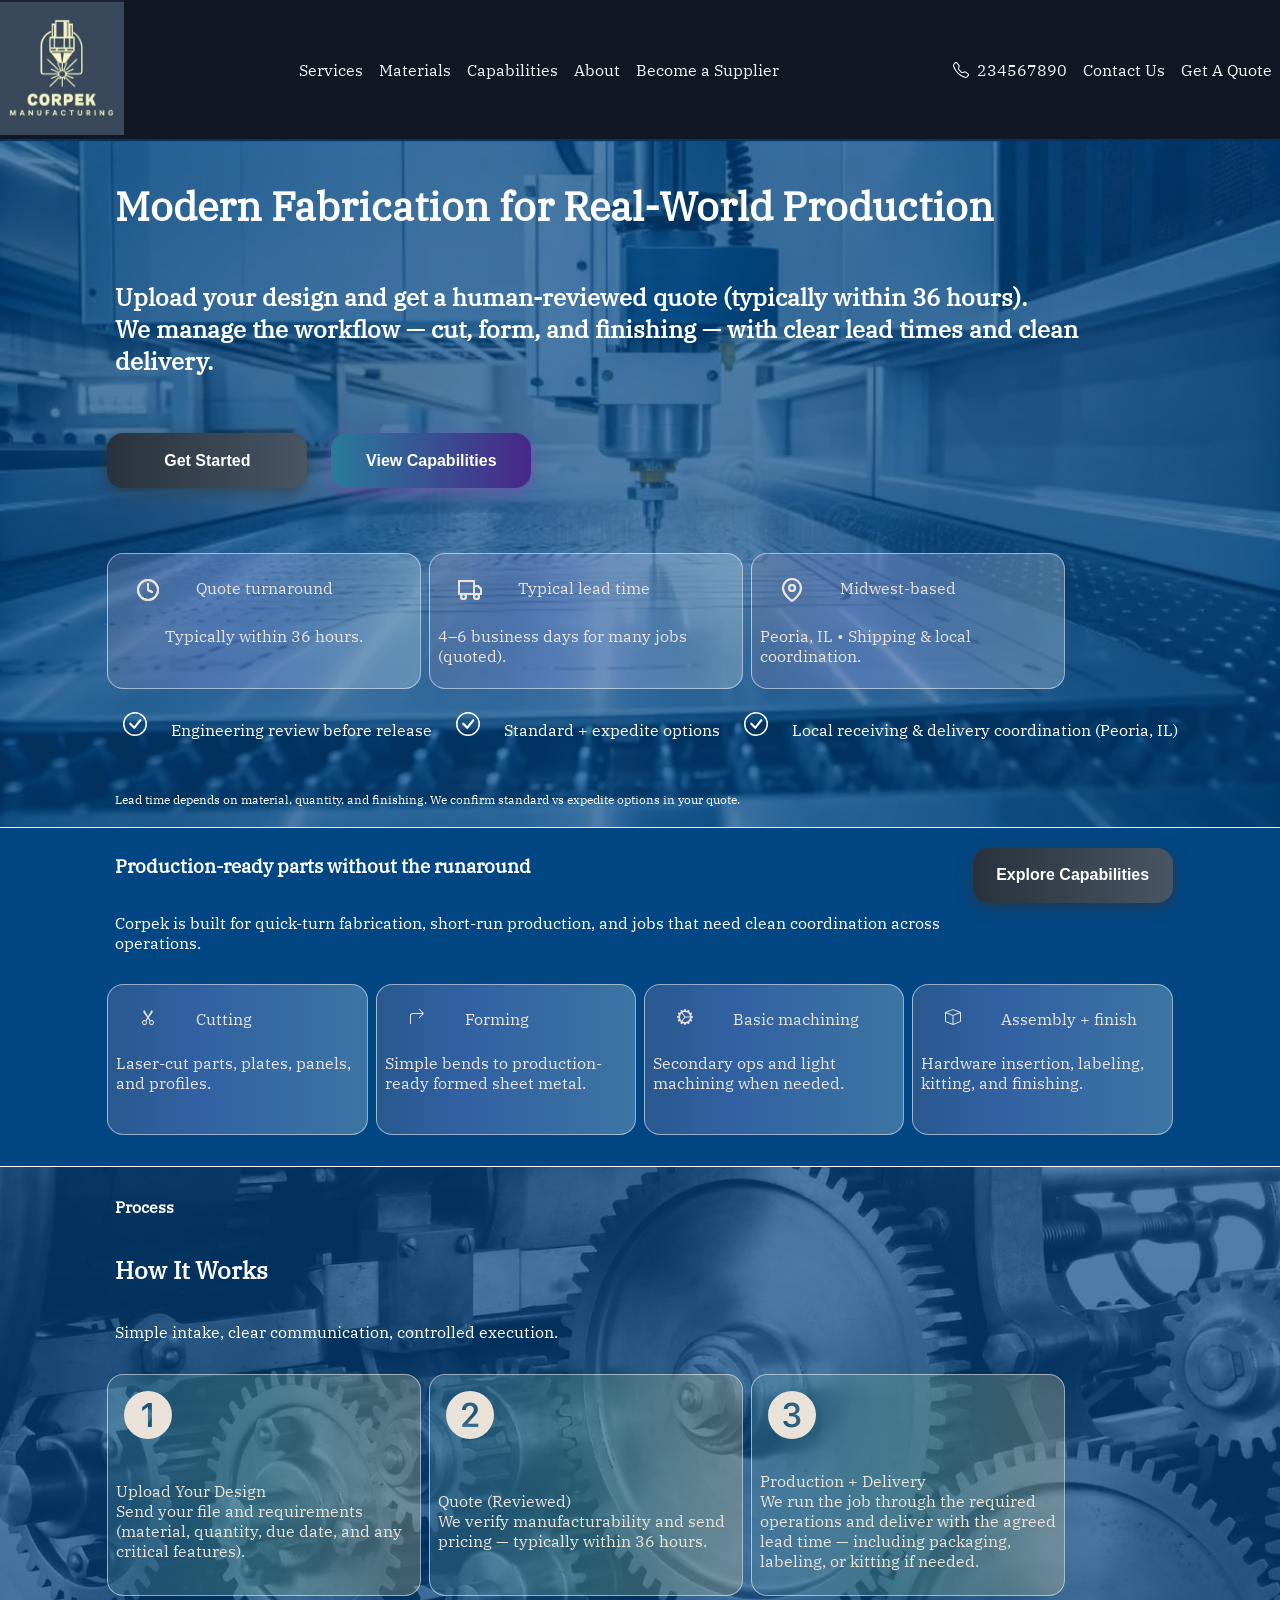
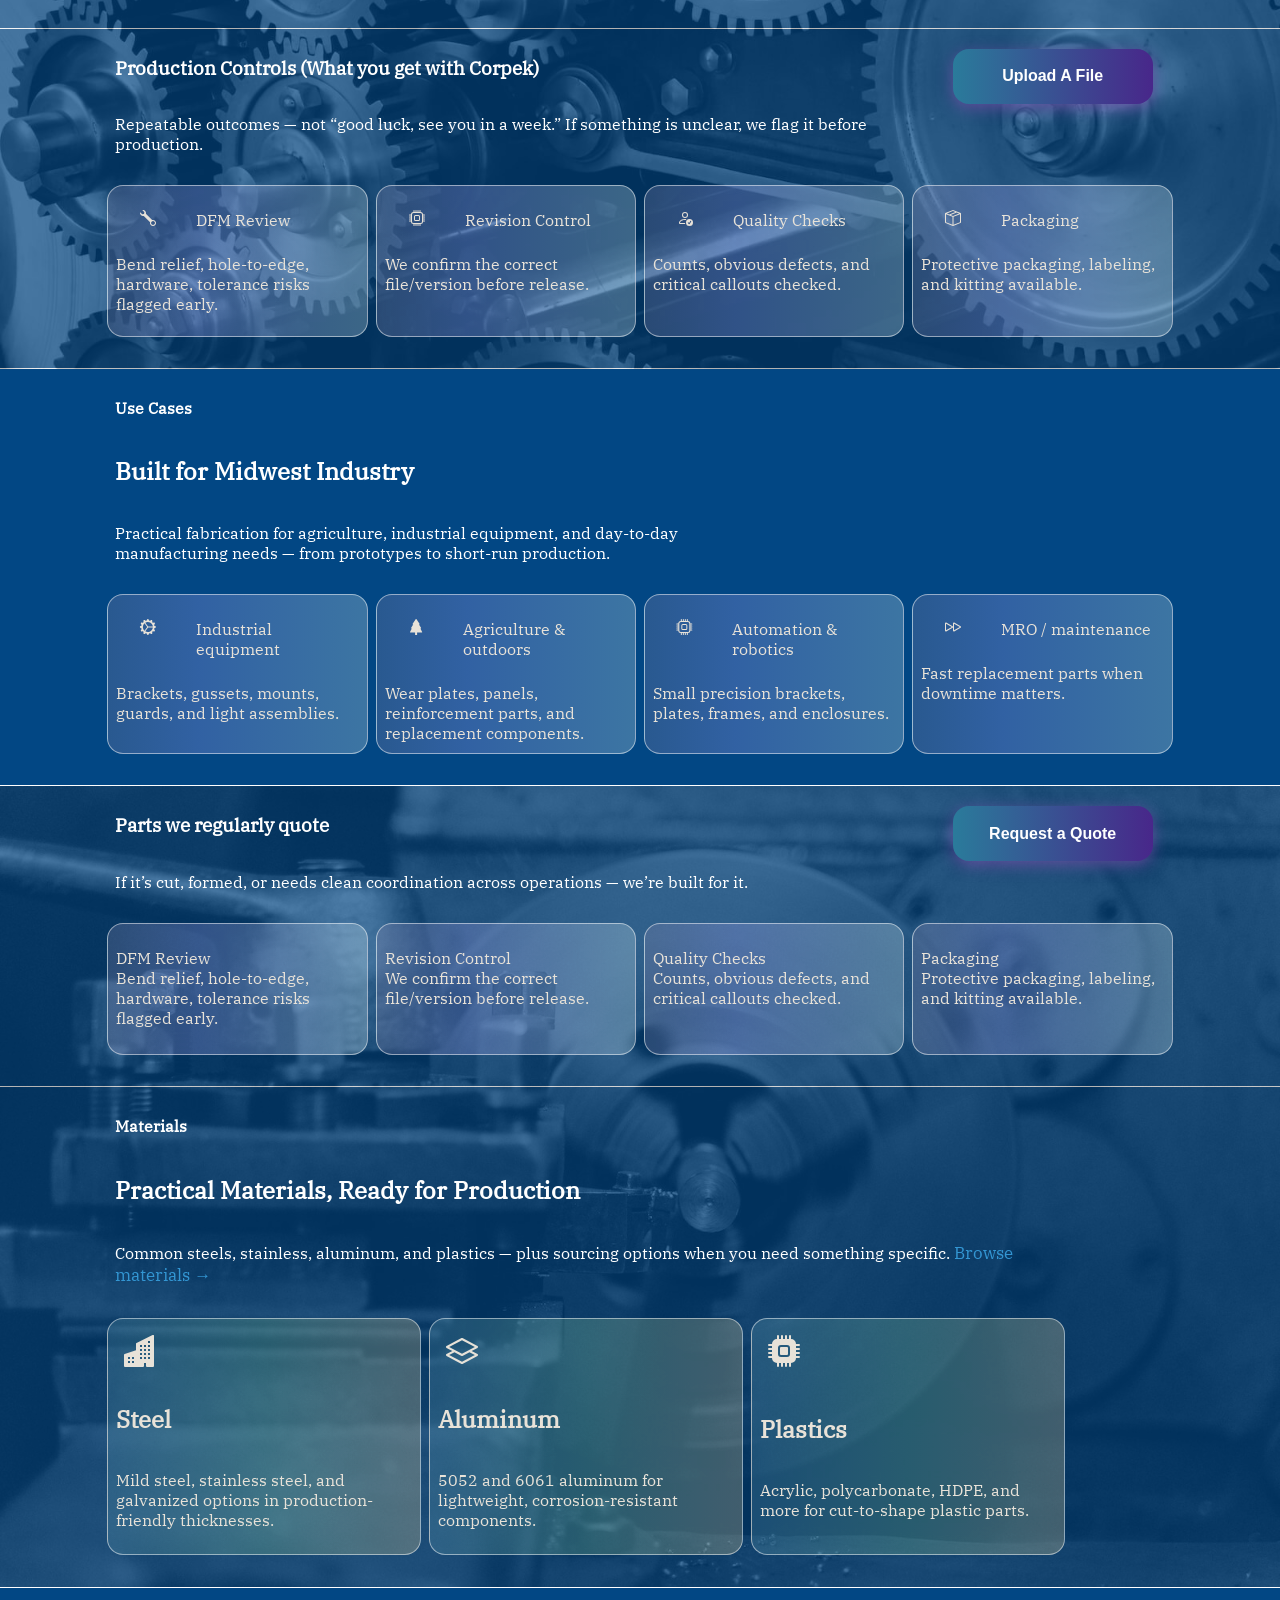
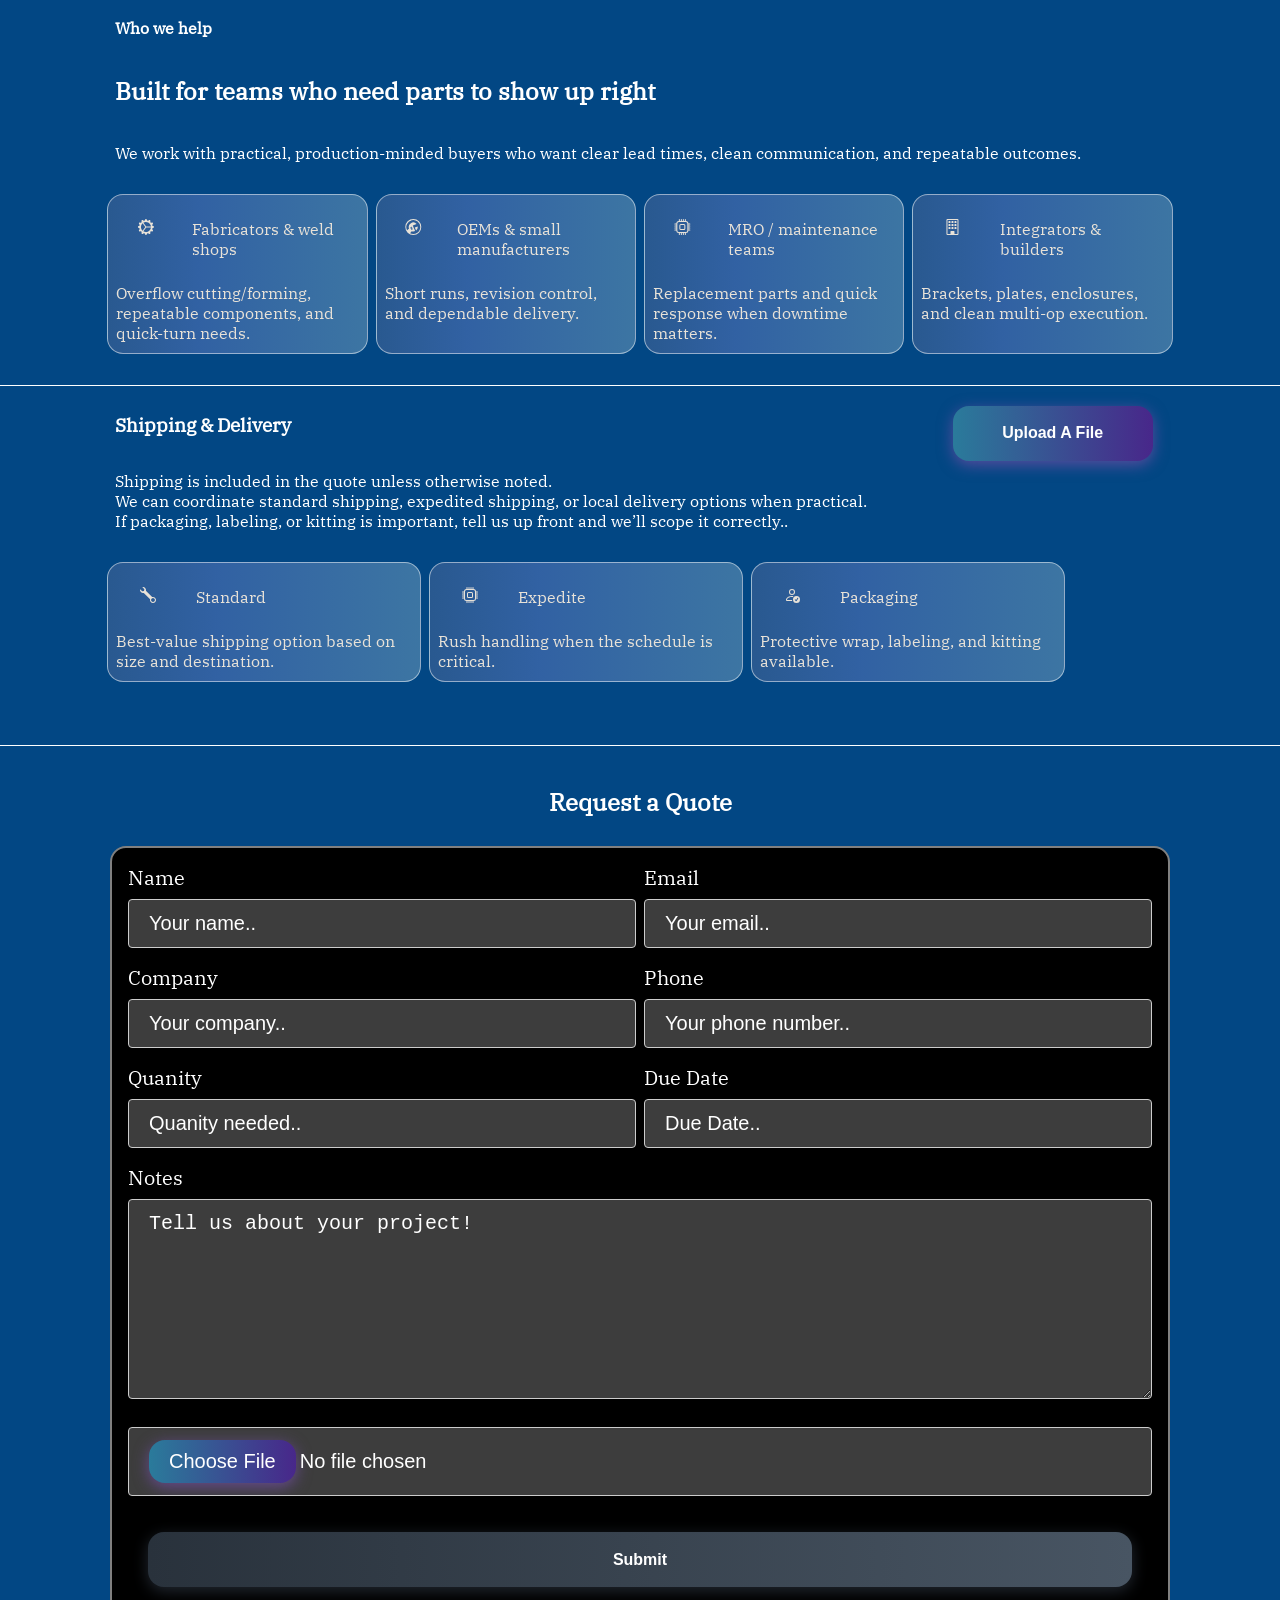
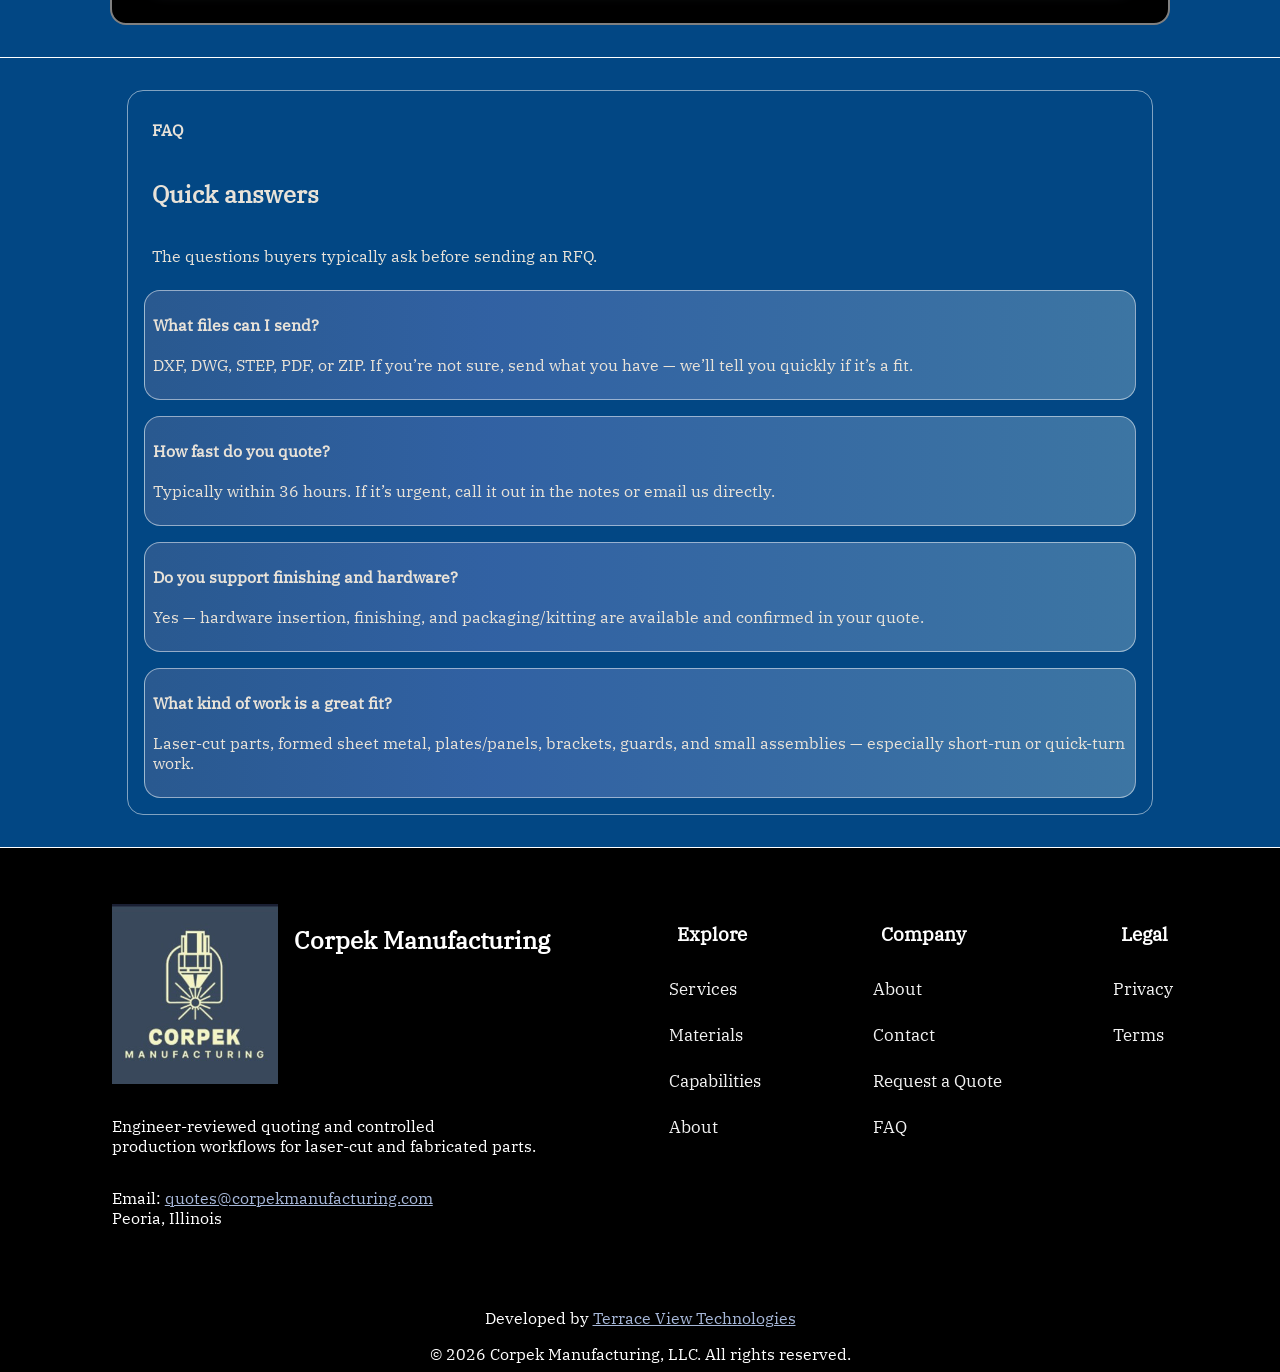
<file: index.html>
<!DOCTYPE html>
<html lang="en">

<head>
    <meta charset="UTF-8" />
    <meta name="viewport" content="width=device-width, initial-scale=1.0" />
    <title>Corpek Manufacturing - Modern Fabrication for Real-World Production</title>
    <link rel="stylesheet" href="style.css" />

<body>

    <!-- Netlify Form Detector (Hidden) -->
    <form enctype='multipart/form-data' hidden method='POST' name='quote-request'>
        <input type="hidden" name="form-name" value="quote-request" />
        <input name="bot-field" />

        <input name="name" />
        <input name="email" />
        <input name="company" />
        <input name="phone" />
        <input name="quantity" />
        <input name="due_date" />
        <textarea name="notes"></textarea>

        <!-- ✅ lock file types here too -->
        <input type="file" name="file" accept=".dxf,.dwg,.step,.stp,.pdf,.zip" />
    </form>

    <!-- Navbar -->
    <section class="nav" id="navbar">
        <a href="index.html" style="padding:0;"><img src="images/CorpekLogo.jpg" alt="Corpek Manufacturing"
                class="logo"></img></a>
        <a class="serv-link" href="services.html">Services</a>
        <a href="materials.html">Materials</a>
        <a href="capabilities.html">Capabilities</a>
        <a href="about.html">About</a>
        <a href="supplier.html">Become a Supplier</a>
        <svg xmlns="http://www.w3.org/2000/svg" width="16" height="16" fill="currentColor" class="svg-phone"
            viewBox="0 0 16 16">
            <path
                d="M3.654 1.328a.678.678 0 0 0-1.015-.063L1.605 2.3c-.483.484-.661 1.169-.45 1.77a17.6 17.6 0 0 0 4.168 6.608 17.6 17.6 0 0 0 6.608 4.168c.601.211 1.286.033 1.77-.45l1.034-1.034a.678.678 0 0 0-.063-1.015l-2.307-1.794a.68.68 0 0 0-.58-.122l-2.19.547a1.75 1.75 0 0 1-1.657-.459L5.482 8.062a1.75 1.75 0 0 1-.46-1.657l.548-2.19a.68.68 0 0 0-.122-.58zM1.884.511a1.745 1.745 0 0 1 2.612.163L6.29 2.98c.329.423.445.974.315 1.494l-.547 2.19a.68.68 0 0 0 .178.643l2.457 2.457a.68.68 0 0 0 .644.178l2.189-.547a1.75 1.75 0 0 1 1.494.315l2.306 1.794c.829.645.905 1.87.163 2.611l-1.034 1.034c-.74.74-1.846 1.065-2.877.702a18.6 18.6 0 0 1-7.01-4.42 18.6 18.6 0 0 1-4.42-7.009c-.362-1.03-.037-2.137.703-2.877z" />
        </svg>
        <a href="tel:+1234567890">234567890</a>
        <a href="contact.html">Contact Us</a>
        <a href="quote.html">Get A Quote</a>
        <a href="javascript:void(0);" class="icon" onclick="myFunction()">
            <svg xmlns="http://www.w3.org/2000/svg" width="16" height="16" fill="currentColor" class="bi bi-list"
                viewBox="0 0 16 16">
                <path fill-rule="evenodd"
                    d="M2.5 12a.5.5 0 0 1 .5-.5h10a.5.5 0 0 1 0 1H3a.5.5 0 0 1-.5-.5m0-4a.5.5 0 0 1 .5-.5h10a.5.5 0 0 1 0 1H3a.5.5 0 0 1-.5-.5m0-4a.5.5 0 0 1 .5-.5h10a.5.5 0 0 1 0 1H3a.5.5 0 0 1-.5-.5" />
            </svg>
        </a>
    </section>

    <!-- Hero -->
    <div class="wrap">
        <img src="images/hero.jpg" alt="Corpek Manufacturing" class="hero-background"></img>
        <section class="hero-layout">
            <section class="hero-text">
                <h2 class="hero-header">Modern Fabrication for Real-World Production</h2>
                <h2>Upload your design and get a human-reviewed quote (typically within 36 hours).<br>
                    We manage the workflow — cut, form, and finishing — with clear lead times and clean delivery.</h2>
            </section>
            <section class="hero-buttons">
                <a href="quote.html"><button class="btn-hover color-8" style="margin-left: 0;">Get Started</button></a>
                <a href="capabilities.html"><button class="btn-hover color-3" style="margin-left: 0;">View
                        Capabilities</button></a>
            </section>

            <section class="sm-card1">
                <div class="sm-card-top">
                    <svg xmlns="http://www.w3.org/2000/svg" width="24" height="24" viewBox="0 0 24 24" fill="none"
                        stroke="currentColor" stroke-width="2" stroke-linecap="round" stroke-linejoin="round"
                        class="svg-img">
                        <circle cx="12" cy="12" r="10"></circle>
                        <polyline points="12 6 12 12 16 14"></polyline>
                        <circle cx="12" cy="12" r="10"></circle>
                        <polyline points="12 6 12 12 16 14"></polyline>
                    </svg>
                    <p>Quote turnaround</p>
                </div>
                <div class="sm-card-bottom">
                    <p>Typically within 36 hours.</p>
                </div>
            </section>
            <section class="sm-card2">
                <div class="sm-card-top">
                    <svg xmlns="http://www.w3.org/2000/svg" width="24" height="24" viewBox="0 0 24 24" fill="none"
                        stroke="currentColor" stroke-width="2" stroke-linecap="round" stroke-linejoin="round"
                        class="svg-img">
                        <rect x="1" y="3" width="15" height="13"></rect>
                        <polygon points="16 8 20 8 23 11 23 16 16 16 16 8"></polygon>
                        <circle cx="5.5" cy="18.5" r="2.5"></circle>
                        <circle cx="18.5" cy="18.5" r="2.5"></circle>
                        <rect x="1" y="3" width="15" height="13"></rect>
                        <polygon points="16 8 20 8 23 11 23 16 16 16 16 8"></polygon>
                        <circle cx="5.5" cy="18.5" r="2.5"></circle>
                        <circle cx="18.5" cy="18.5" r="2.5"></circle>
                    </svg>
                    <p>Typical lead time</p>
                </div>
                <div class="sm-card-bottom">
                    <p>4–6 business days for many jobs (quoted).</p>
                </div>

            </section>
            <section class="sm-card3">
                <div class="sm-card-top">
                    <svg xmlns="http://www.w3.org/2000/svg" width="24" height="24" viewBox="0 0 24 24" fill="none"
                        stroke="currentColor" stroke-width="2" stroke-linecap="round" stroke-linejoin="round"
                        class="svg-img">
                        <path d="M21 10c0 7-9 13-9 13s-9-6-9-13a9 9 0 0 1 18 0z"></path>
                        <circle cx="12" cy="10" r="3"></circle>
                        <path d="M21 10c0 7-9 13-9 13s-9-6-9-13a9 9 0 0 1 18 0z"></path>
                        <circle cx="12" cy="10" r="3"></circle>
                    </svg>
                    <p>Midwest-based</p>
                </div>
                <div class="sm-card-bottom">
                    <p>Peoria, IL • Shipping & local coordination.</p>
                </div>

            </section>
            <section class="hero-text-bottom">
                <div class="svg-txt">
                    <svg xmlns="http://www.w3.org/2000/svg" fill="currentColor" class="svg-check" viewBox="0 0 16 16">
                        <path d="M8 15A7 7 0 1 1 8 1a7 7 0 0 1 0 14m0 1A8 8 0 1 0 8 0a8 8 0 0 0 0 16" />
                        <path
                            d="m10.97 4.97-.02.022-3.473 4.425-2.093-2.094a.75.75 0 0 0-1.06 1.06L6.97 11.03a.75.75 0 0 0 1.079-.02l3.992-4.99a.75.75 0 0 0-1.071-1.05" />
                    </svg>
                    <p>Engineering review before release</p>
                </div>
                <div class="svg-txt">
                    <svg xmlns="http://www.w3.org/2000/svg" fill="currentColor" class="svg-check" viewBox="0 0 16 16">
                        <path d="M8 15A7 7 0 1 1 8 1a7 7 0 0 1 0 14m0 1A8 8 0 1 0 8 0a8 8 0 0 0 0 16" />
                        <path
                            d="m10.97 4.97-.02.022-3.473 4.425-2.093-2.094a.75.75 0 0 0-1.06 1.06L6.97 11.03a.75.75 0 0 0 1.079-.02l3.992-4.99a.75.75 0 0 0-1.071-1.05" />
                    </svg>
                    <p>Standard + expedite options</p>
                </div>
                <div class="svg-txt">
                    <svg xmlns="http://www.w3.org/2000/svg" fill="currentColor" class="svg-check" viewBox="0 0 16 16">
                        <path d="M8 15A7 7 0 1 1 8 1a7 7 0 0 1 0 14m0 1A8 8 0 1 0 8 0a8 8 0 0 0 0 16" />
                        <path
                            d="m10.97 4.97-.02.022-3.473 4.425-2.093-2.094a.75.75 0 0 0-1.06 1.06L6.97 11.03a.75.75 0 0 0 1.079-.02l3.992-4.99a.75.75 0 0 0-1.071-1.05" />
                    </svg>
                    <p>Local receiving & delivery coordination (Peoria, IL)</p>
                </div>
            </section>
            <section class=fine>
                <p style="font-size: 0.75rem;">Lead time depends on material, quantity, and finishing.
                    We confirm standard vs
                    expedite options in your
                    quote.</p>
            </section>
        </section>
    </div>
    <div class="page-borders"></div>

    <!-- Section 2 -->
    <section class="sect2">
        <section class="text-button-4card-layout">
            <div class="text">
                <h3> Production-ready parts without the runaround</h3>
                <p>Corpek is built for quick-turn fabrication, short-run production, and jobs that need clean
                    coordination
                    across operations.</p>
            </div>
            <div class="button">
                <a href="capabilities.html"><button class="btn-hover color-8" style="margin-right: 0;">Explore
                        Capabilities</button></a>
            </div>
            <div class="sm-card1">
                <div class="sm-card-top">
                    <svg xmlns="http://www.w3.org/2000/svg" width="16" height="16" fill="currentColor" class="svg-img"
                        viewBox="0 0 16 16">
                        <path
                            d="M3.5 3.5c-.614-.884-.074-1.962.858-2.5L8 7.226 11.642 1c.932.538 1.472 1.616.858 2.5L8.81 8.61l1.556 2.661a2.5 2.5 0 1 1-.794.637L8 9.73l-1.572 2.177a2.5 2.5 0 1 1-.794-.637L7.19 8.61zm2.5 10a1.5 1.5 0 1 0-3 0 1.5 1.5 0 0 0 3 0m7 0a1.5 1.5 0 1 0-3 0 1.5 1.5 0 0 0 3 0" />
                    </svg>
                    <p>Cutting</p>
                </div>
                <div class="sm-card-bottom">
                    <p> Laser-cut parts, plates, panels, and profiles.</p>
                </div>
            </div>
            <div class="sm-card2">
                <div class="sm-card-top">
                    <svg xmlns="http://www.w3.org/2000/svg" width="16" height="16" fill="currentColor" class="svg-img"
                        viewBox="0 0 16 16">
                        <path fill-rule="evenodd"
                            d="M14.854 4.854a.5.5 0 0 0 0-.708l-4-4a.5.5 0 0 0-.708.708L13.293 4H3.5A2.5 2.5 0 0 0 1 6.5v8a.5.5 0 0 0 1 0v-8A1.5 1.5 0 0 1 3.5 5h9.793l-3.147 3.146a.5.5 0 0 0 .708.708z" />
                    </svg>
                    <p>Forming</p>
                </div>
                <div class="sm-card-bottom">
                    <p>Simple bends to production-ready formed sheet metal.</p>
                </div>
            </div>
            <div class="sm-card3">
                <div class="sm-card-top">
                    <svg xmlns="http://www.w3.org/2000/svg" width="16" height="16" fill="currentColor" class="svg-img"
                        viewBox="0 0 16 16">
                        <path
                            d="M7.068.727c.243-.97 1.62-.97 1.864 0l.071.286a.96.96 0 0 0 1.622.434l.205-.211c.695-.719 1.888-.03 1.613.931l-.08.284a.96.96 0 0 0 1.187 1.187l.283-.081c.96-.275 1.65.918.931 1.613l-.211.205a.96.96 0 0 0 .434 1.622l.286.071c.97.243.97 1.62 0 1.864l-.286.071a.96.96 0 0 0-.434 1.622l.211.205c.719.695.03 1.888-.931 1.613l-.284-.08a.96.96 0 0 0-1.187 1.187l.081.283c.275.96-.918 1.65-1.613.931l-.205-.211a.96.96 0 0 0-1.622.434l-.071.286c-.243.97-1.62.97-1.864 0l-.071-.286a.96.96 0 0 0-1.622-.434l-.205.211c-.695.719-1.888.03-1.613-.931l.08-.284a.96.96 0 0 0-1.186-1.187l-.284.081c-.96.275-1.65-.918-.931-1.613l.211-.205a.96.96 0 0 0-.434-1.622l-.286-.071c-.97-.243-.97-1.62 0-1.864l.286-.071a.96.96 0 0 0 .434-1.622l-.211-.205c-.719-.695-.03-1.888.931-1.613l.284.08a.96.96 0 0 0 1.187-1.186l-.081-.284c-.275-.96.918-1.65 1.613-.931l.205.211a.96.96 0 0 0 1.622-.434zM12.973 8.5H8.25l-2.834 3.779A4.998 4.998 0 0 0 12.973 8.5m0-1a4.998 4.998 0 0 0-7.557-3.779l2.834 3.78zM5.048 3.967l-.087.065zm-.431.355A4.98 4.98 0 0 0 3.002 8c0 1.455.622 2.765 1.615 3.678L7.375 8zm.344 7.646.087.065z" />
                    </svg>
                    <p>Basic machining</p>
                </div>
                <div class="sm-card-bottom">
                    <p>Secondary ops and light machining when needed.</p>
                </div>
            </div>
            <div class="sm-card4">
                <div class="sm-card-top">
                    <svg xmlns="http://www.w3.org/2000/svg" width="16" height="16" fill="currentColor" class="svg-img"
                        viewBox="0 0 16 16">
                        <path
                            d="M8.186 1.113a.5.5 0 0 0-.372 0L1.846 3.5 8 5.961 14.154 3.5zM15 4.239l-6.5 2.6v7.922l6.5-2.6V4.24zM7.5 14.762V6.838L1 4.239v7.923zM7.443.184a1.5 1.5 0 0 1 1.114 0l7.129 2.852A.5.5 0 0 1 16 3.5v8.662a1 1 0 0 1-.629.928l-7.185 2.874a.5.5 0 0 1-.372 0L.63 13.09a1 1 0 0 1-.63-.928V3.5a.5.5 0 0 1 .314-.464z" />
                    </svg>
                    <p>Assembly + finish</p>
                </div>
                <div class="sm-card-bottom">
                    <p>Hardware insertion, labeling, kitting, and finishing.</p>
                </div>
            </div>
        </section>
    </section>
    <div class="page-borders"></div>

    <!-- Section 3 -->

    <div class="wrap">
        <section class="sect3">
            <img src="images/gears.jpg" alt="Gear Bckground" class="hero-background"></img>
            <section class="text-center-3card-layout">
                <div class="center-text">
                    <h4>Process</h4>
                    <h2>How It Works</h2>
                    <p>Simple intake, clear communication, controlled execution.</p>
                </div>
                <div class="lg-card1">
                    <div class="lg-card-top">
                        <svg xmlns="http://www.w3.org/2000/svg" width="48" height="48" fill="currentColor"
                            class="bi bi-1-circle-fill" viewBox="0 0 16 16">
                            <path
                                d="M16 8A8 8 0 1 1 0 8a8 8 0 0 1 16 0M9.283 4.002H7.971L6.072 5.385v1.271l1.834-1.318h.065V12h1.312z" />
                        </svg>
                    </div>
                    <div class="lg-card-bottom">
                        <p>Upload Your Design<br>
                            Send your file and requirements (material, quantity, due date, and any critical features).
                        </p>
                    </div>

                </div>
                <div class="lg-card2">
                    <div class="lg-card-top">
                        <svg xmlns="http://www.w3.org/2000/svg" width="48" height="48" fill="currentColor"
                            class="bi bi-2-circle-fill" viewBox="0 0 16 16">
                            <path
                                d="M16 8A8 8 0 1 1 0 8a8 8 0 0 1 16 0M6.646 6.24c0-.691.493-1.306 1.336-1.306.756 0 1.313.492 1.313 1.236 0 .697-.469 1.23-.902 1.705l-2.971 3.293V12h5.344v-1.107H7.268v-.077l1.974-2.22.096-.107c.688-.763 1.287-1.428 1.287-2.43 0-1.266-1.031-2.215-2.613-2.215-1.758 0-2.637 1.19-2.637 2.402v.065h1.271v-.07Z" />
                        </svg>
                    </div>
                    <div class="lg-card-bottom">
                        <p>Quote (Reviewed)<br>
                            We verify manufacturability and send pricing — typically within 36 hours.</p>
                    </div>

                </div>
                <div class="lg-card3">
                    <div class="lg-card-top">
                        <svg xmlns="http://www.w3.org/2000/svg" width="48" height="48" fill="currentColor"
                            class="bi bi-3-circle-fill" viewBox="0 0 16 16">
                            <path
                                d="M16 8A8 8 0 1 1 0 8a8 8 0 0 1 16 0m-8.082.414c.92 0 1.535.54 1.541 1.318.012.791-.615 1.36-1.588 1.354-.861-.006-1.482-.469-1.54-1.066H5.104c.047 1.177 1.05 2.144 2.754 2.144 1.653 0 2.954-.937 2.93-2.396-.023-1.278-1.031-1.846-1.734-1.916v-.07c.597-.1 1.505-.739 1.482-1.876-.03-1.177-1.043-2.074-2.637-2.062-1.675.006-2.59.984-2.625 2.12h1.248c.036-.556.557-1.054 1.348-1.054.785 0 1.348.486 1.348 1.195.006.715-.563 1.237-1.342 1.237h-.838v1.072h.879Z" />
                        </svg>
                    </div>
                    <div class="lg-card-bottom">
                        <p>Production + Delivery<br>
                            We run the job through the required operations and deliver with the agreed lead time —
                            including
                            packaging, labeling, or kitting if needed.</p>
                    </div>
                </div>
            </section>
        </section>
        <div class="page-borders"></div>

        <!-- Section 4 -->
        <section class="sect4">
            <section class="text-button-4card-layout">
                <div class="text">
                    <h3>Production Controls (What you get with Corpek)</h3>
                    <p>Repeatable outcomes — not “good luck, see you in a week.” If something is unclear, we flag it
                        before
                        production.</p>
                </div>
                <div class="button">
                    <a href="quote.html"><button class="btn-hover color-3">Upload A File</button></a>
                </div>
                <div class="sm-card1">
                    <div class="sm-card-top">
                        <svg xmlns="http://www.w3.org/2000/svg" width="16" height="16" fill="currentColor"
                            class="svg-img" viewBox="0 0 16 16">
                            <path
                                d="M.102 2.223A3.004 3.004 0 0 0 3.78 5.897l6.341 6.252A3.003 3.003 0 0 0 13 16a3 3 0 1 0-.851-5.878L5.897 3.781A3.004 3.004 0 0 0 2.223.1l2.141 2.142L4 4l-1.757.364zm13.37 9.019.528.026.287.445.445.287.026.529L15 13l-.242.471-.026.529-.445.287-.287.445-.529.026L13 15l-.471-.242-.529-.026-.287-.445-.445-.287-.026-.529L11 13l.242-.471.026-.529.445-.287.287-.445.529-.026L13 11z" />
                        </svg>
                        <p>DFM Review</p>
                    </div>
                    <div class="sm-card-bottom">
                        <p>Bend relief, hole-to-edge, hardware, tolerance risks flagged early.</p>
                    </div>
                </div>
                <div class="sm-card2">
                    <div class="sm-card-top">
                        <svg xmlns="http://www.w3.org/2000/svg" width="16" height="16" fill="currentColor"
                            class="svg-img" viewBox="0 0 16 16">
                            <path
                                d="M5 0a.5.5 0 0 1 .5.5V2h1V.5a.5.5 0 0 1 1 0V2h1V.5a.5.5 0 0 1 1 0V2h1V.5a.5.5 0 0 1 1 0V2A2.5 2.5 0 0 1 14 4.5h1.5a.5.5 0 0 1 0 1H14v1h1.5a.5.5 0 0 1 0 1H14v1h1.5a.5.5 0 0 1 0 1H14v1h1.5a.5.5 0 0 1 0 1H14a2.5 2.5 0 0 1-2.5 2.5v1.5a.5.5 0 0 1-1 0V14h-1v1.5a.5.5 0 0 1-1 0V14h-1v1.5a.5.5 0 0 1-1 0V14h-1v1.5a.5.5 0 0 1-1 0V14A2.5 2.5 0 0 1 2 11.5H.5a.5.5 0 0 1 0-1H2v-1H.5a.5.5 0 0 1 0-1H2v-1H.5a.5.5 0 0 1 0-1H2v-1H.5a.5.5 0 0 1 0-1H2A2.5 2.5 0 0 1 4.5 2V.5A.5.5 0 0 1 5 0m-.5 3A1.5 1.5 0 0 0 3 4.5v7A1.5 1.5 0 0 0 4.5 13h7a1.5 1.5 0 0 0 1.5-1.5v-7A1.5 1.5 0 0 0 11.5 3zM5 6.5A1.5 1.5 0 0 1 6.5 5h3A1.5 1.5 0 0 1 11 6.5v3A1.5 1.5 0 0 1 9.5 11h-3A1.5 1.5 0 0 1 5 9.5zM6.5 6a.5.5 0 0 0-.5.5v3a.5.5 0 0 0 .5.5h3a.5.5 0 0 0 .5-.5v-3a.5.5 0 0 0-.5-.5z" />
                        </svg>
                        <p>Revision Control</p>
                    </div>
                    <div class="sm-card-bottom">
                        <p>We confirm the correct file/version before release.</p>
                    </div>
                </div>
                <div class="sm-card3">
                    <div class="sm-card-top">
                        <svg xmlns="http://www.w3.org/2000/svg" width="16" height="16" fill="currentColor"
                            class="svg-img" viewBox="0 0 16 16">
                            <path
                                d="M12.5 16a3.5 3.5 0 1 0 0-7 3.5 3.5 0 0 0 0 7m1.679-4.493-1.335 2.226a.75.75 0 0 1-1.174.144l-.774-.773a.5.5 0 0 1 .708-.708l.547.548 1.17-1.951a.5.5 0 1 1 .858.514M11 5a3 3 0 1 1-6 0 3 3 0 0 1 6 0M8 7a2 2 0 1 0 0-4 2 2 0 0 0 0 4" />
                            <path
                                d="M8.256 14a4.5 4.5 0 0 1-.229-1.004H3c.001-.246.154-.986.832-1.664C4.484 10.68 5.711 10 8 10q.39 0 .74.025c.226-.341.496-.65.804-.918Q8.844 9.002 8 9c-5 0-6 3-6 4s1 1 1 1z" />
                        </svg>
                        <p>Quality Checks</p>
                    </div>
                    <div class="sm-card-bottom">
                        <p>Counts, obvious defects, and critical callouts checked.</p>
                    </div>
                </div>
                <div class="sm-card4">
                    <div class="sm-card-top">
                        <svg xmlns="http://www.w3.org/2000/svg" width="16" height="16" fill="currentColor"
                            class="svg-img" viewBox="0 0 16 16">
                            <path
                                d="M8.186 1.113a.5.5 0 0 0-.372 0L1.846 3.5l2.404.961L10.404 2zm3.564 1.426L5.596 5 8 5.961 14.154 3.5zm3.25 1.7-6.5 2.6v7.922l6.5-2.6V4.24zM7.5 14.762V6.838L1 4.239v7.923zM7.443.184a1.5 1.5 0 0 1 1.114 0l7.129 2.852A.5.5 0 0 1 16 3.5v8.662a1 1 0 0 1-.629.928l-7.185 2.874a.5.5 0 0 1-.372 0L.63 13.09a1 1 0 0 1-.63-.928V3.5a.5.5 0 0 1 .314-.464z" />
                        </svg>
                        <p>Packaging</p>
                    </div>
                    <div class="sm-card-bottom">
                        <p>Protective packaging, labeling, and kitting available.</p>
                    </div>
                </div>
            </section>
        </section>
        <div class="page-borders"></div>
    </div>

    <!-- Section 5 -->
    <section class="text-center-4card-layout">
        <div class="center-text">
            <h4>Use Cases</h4>
            <h2>Built for Midwest Industry</h2>
            <p>Practical fabrication for agriculture, industrial equipment, and day-to-day<br>
                manufacturing needs — from prototypes to short-run production.</p>
        </div>
        <div class="sm-card1">
            <div class="sm-card-top">
                <svg xmlns="http://www.w3.org/2000/svg" width="16" height="16" fill="currentColor" class="svg-img"
                    viewBox="0 0 16 16">
                    <path
                        d="M7.068.727c.243-.97 1.62-.97 1.864 0l.071.286a.96.96 0 0 0 1.622.434l.205-.211c.695-.719 1.888-.03 1.613.931l-.08.284a.96.96 0 0 0 1.187 1.187l.283-.081c.96-.275 1.65.918.931 1.613l-.211.205a.96.96 0 0 0 .434 1.622l.286.071c.97.243.97 1.62 0 1.864l-.286.071a.96.96 0 0 0-.434 1.622l.211.205c.719.695.03 1.888-.931 1.613l-.284-.08a.96.96 0 0 0-1.187 1.187l.081.283c.275.96-.918 1.65-1.613.931l-.205-.211a.96.96 0 0 0-1.622.434l-.071.286c-.243.97-1.62.97-1.864 0l-.071-.286a.96.96 0 0 0-1.622-.434l-.205.211c-.695.719-1.888.03-1.613-.931l.08-.284a.96.96 0 0 0-1.186-1.187l-.284.081c-.96.275-1.65-.918-.931-1.613l.211-.205a.96.96 0 0 0-.434-1.622l-.286-.071c-.97-.243-.97-1.62 0-1.864l.286-.071a.96.96 0 0 0 .434-1.622l-.211-.205c-.719-.695-.03-1.888.931-1.613l.284.08a.96.96 0 0 0 1.187-1.186l-.081-.284c-.275-.96.918-1.65 1.613-.931l.205.211a.96.96 0 0 0 1.622-.434zM12.973 8.5H8.25l-2.834 3.779A4.998 4.998 0 0 0 12.973 8.5m0-1a4.998 4.998 0 0 0-7.557-3.779l2.834 3.78zM5.048 3.967l-.087.065zm-.431.355A4.98 4.98 0 0 0 3.002 8c0 1.455.622 2.765 1.615 3.678L7.375 8zm.344 7.646.087.065z" />
                </svg>
                <p>Industrial equipment</p>
            </div>
            <div class="sm-card-bottom">
                <p>Brackets, gussets, mounts, guards, and light assemblies.</p>
            </div>
        </div>
        <div class="sm-card2">
            <div class="sm-card-top">
                <svg xmlns="http://www.w3.org/2000/svg" width="16" height="16" fill="currentColor" class="svg-img"
                    viewBox="0 0 16 16">
                    <path
                        d="M8.416.223a.5.5 0 0 0-.832 0l-3 4.5A.5.5 0 0 0 5 5.5h.098L3.076 8.735A.5.5 0 0 0 3.5 9.5h.191l-1.638 3.276a.5.5 0 0 0 .447.724H7V16h2v-2.5h4.5a.5.5 0 0 0 .447-.724L12.31 9.5h.191a.5.5 0 0 0 .424-.765L10.902 5.5H11a.5.5 0 0 0 .416-.777z" />
                </svg>
                <p>Agriculture & outdoors</p>
            </div>
            <div class="sm-card-bottom">
                <p>Wear plates, panels, reinforcement parts, and replacement components.</p>
            </div>
        </div>
        <div class="sm-card3">
            <div class="sm-card-top">
                <svg xmlns="http://www.w3.org/2000/svg" width="16" height="16" fill="currentColor" class="svg-img"
                    viewBox="0 0 16 16">
                    <path
                        d="M5 0a.5.5 0 0 1 .5.5V2h1V.5a.5.5 0 0 1 1 0V2h1V.5a.5.5 0 0 1 1 0V2h1V.5a.5.5 0 0 1 1 0V2A2.5 2.5 0 0 1 14 4.5h1.5a.5.5 0 0 1 0 1H14v1h1.5a.5.5 0 0 1 0 1H14v1h1.5a.5.5 0 0 1 0 1H14v1h1.5a.5.5 0 0 1 0 1H14a2.5 2.5 0 0 1-2.5 2.5v1.5a.5.5 0 0 1-1 0V14h-1v1.5a.5.5 0 0 1-1 0V14h-1v1.5a.5.5 0 0 1-1 0V14h-1v1.5a.5.5 0 0 1-1 0V14A2.5 2.5 0 0 1 2 11.5H.5a.5.5 0 0 1 0-1H2v-1H.5a.5.5 0 0 1 0-1H2v-1H.5a.5.5 0 0 1 0-1H2v-1H.5a.5.5 0 0 1 0-1H2A2.5 2.5 0 0 1 4.5 2V.5A.5.5 0 0 1 5 0m-.5 3A1.5 1.5 0 0 0 3 4.5v7A1.5 1.5 0 0 0 4.5 13h7a1.5 1.5 0 0 0 1.5-1.5v-7A1.5 1.5 0 0 0 11.5 3zM5 6.5A1.5 1.5 0 0 1 6.5 5h3A1.5 1.5 0 0 1 11 6.5v3A1.5 1.5 0 0 1 9.5 11h-3A1.5 1.5 0 0 1 5 9.5zM6.5 6a.5.5 0 0 0-.5.5v3a.5.5 0 0 0 .5.5h3a.5.5 0 0 0 .5-.5v-3a.5.5 0 0 0-.5-.5z" />
                </svg>
                <p>Automation & robotics</p>
            </div>
            <div class="sm-card-bottom">
                <p>Small precision brackets, plates, frames, and enclosures.</p>
            </div>
        </div>
        <div class="sm-card4">
            <div class="sm-card-top">
                <svg xmlns="http://www.w3.org/2000/svg" width="16" height="16" fill="currentColor" class="svg-img"
                    viewBox="0 0 16 16">
                    <path
                        d="M6.804 8 1 4.633v6.734zm.792-.696a.802.802 0 0 1 0 1.392l-6.363 3.692C.713 12.69 0 12.345 0 11.692V4.308c0-.653.713-.998 1.233-.696z" />
                    <path
                        d="M14.804 8 9 4.633v6.734zm.792-.696a.802.802 0 0 1 0 1.392l-6.363 3.692C8.713 12.69 8 12.345 8 11.692V4.308c0-.653.713-.998 1.233-.696z" />
                </svg>
                <p>MRO / maintenance</p>
            </div>
            <div class="sm-card-bottom">
                <p>Fast replacement parts when downtime matters.</p>
            </div>
        </div>
    </section>
    <div class="page-borders"></div>

    <!-- Section 6 -->
    <div class="wrap">
        <img src="images/machine.jpg" alt="Corpek Manufacturing" class="hero-background"></img>
        <section class="sect6">
            <section class="text-button-4card-layout">
                <div class="text">
                    <h3>Parts we regularly quote</h3>
                    <p>If it’s cut, formed, or needs clean coordination across operations — we’re built for it.</p>
                </div>
                <div class="button">
                    <a href="quote.html"><button class="btn-hover color-3">Request a Quote</button></a>
                </div>
                <div class="sm-card1">
                    <p>DFM Review<br>
                        Bend relief, hole-to-edge, hardware, tolerance risks flagged early.</p>
                </div>
                <div class="sm-card2">
                    <p>Revision Control<br>
                        We confirm the correct file/version before release.</p>
                </div>
                <div class="sm-card3">
                    <p>Quality Checks<br>
                        Counts, obvious defects, and critical callouts checked.</p>
                </div>
                <div class="sm-card4">
                    <p>Packaging <br>
                        Protective packaging, labeling, and kitting available.</p>
                </div>
            </section>
        </section>
        <div class="page-borders"></div>

        <!-- Section 7 -->

        <section class="sect7">
            <section class="text-center-3card-layout">
                <div class="center-text">
                    <h4>Materials</h4>
                    <h2>Practical Materials, Ready for Production</h2>
                    <p>Common steels, stainless, aluminum, and plastics — plus sourcing options when you need something
                        specific. <a class="inline-link" href="materials.html">Browse materials →</a></p>
                </div>
                <div class="lg-card1">
                    <div class="lg-card-top">
                        <svg xmlns="http://www.w3.org/2000/svg" width="32" height="32" fill="currentColor"
                            class="bi bi-buildings-fill" viewBox="0 0 16 16">
                            <path
                                d="M15 .5a.5.5 0 0 0-.724-.447l-8 4A.5.5 0 0 0 6 4.5v3.14L.342 9.526A.5.5 0 0 0 0 10v5.5a.5.5 0 0 0 .5.5h9a.5.5 0 0 0 .5-.5V14h1v1.5a.5.5 0 0 0 .5.5h3a.5.5 0 0 0 .5-.5zM2 11h1v1H2zm2 0h1v1H4zm-1 2v1H2v-1zm1 0h1v1H4zm9-10v1h-1V3zM8 5h1v1H8zm1 2v1H8V7zM8 9h1v1H8zm2 0h1v1h-1zm-1 2v1H8v-1zm1 0h1v1h-1zm3-2v1h-1V9zm-1 2h1v1h-1zm-2-4h1v1h-1zm3 0v1h-1V7zm-2-2v1h-1V5zm1 0h1v1h-1z" />
                        </svg>
                    </div>
                    <div class="lg-card-bottom">
                        <h2>Steel </h2>
                        <p>Mild steel, stainless steel, and galvanized options in production-friendly thicknesses.</p>
                    </div>

                </div>
                <div class="lg-card2">
                    <div class="lg-card-top">
                        <svg xmlns="http://www.w3.org/2000/svg" width="32" height="32" fill="currentColor"
                            class="bi bi-layers" viewBox="0 0 16 16">
                            <path
                                d="M8.235 1.559a.5.5 0 0 0-.47 0l-7.5 4a.5.5 0 0 0 0 .882L3.188 8 .264 9.559a.5.5 0 0 0 0 .882l7.5 4a.5.5 0 0 0 .47 0l7.5-4a.5.5 0 0 0 0-.882L12.813 8l2.922-1.559a.5.5 0 0 0 0-.882zm3.515 7.008L14.438 10 8 13.433 1.562 10 4.25 8.567l3.515 1.874a.5.5 0 0 0 .47 0zM8 9.433 1.562 6 8 2.567 14.438 6z" />
                        </svg>
                    </div>
                    <div class="lg-card-bottom">
                        <h2>Aluminum</h2>
                        <p>5052 and 6061 aluminum for lightweight, corrosion-resistant components.</p>
                    </div>

                </div>
                <div class="lg-card3">
                    <div class="lg-card-top">
                        <svg xmlns="http://www.w3.org/2000/svg" width="32" height="32" fill="currentColor"
                            class="bi bi-cpu-fill" viewBox="0 0 16 16">
                            <path
                                d="M6.5 6a.5.5 0 0 0-.5.5v3a.5.5 0 0 0 .5.5h3a.5.5 0 0 0 .5-.5v-3a.5.5 0 0 0-.5-.5z" />
                            <path
                                d="M5.5.5a.5.5 0 0 0-1 0V2A2.5 2.5 0 0 0 2 4.5H.5a.5.5 0 0 0 0 1H2v1H.5a.5.5 0 0 0 0 1H2v1H.5a.5.5 0 0 0 0 1H2v1H.5a.5.5 0 0 0 0 1H2A2.5 2.5 0 0 0 4.5 14v1.5a.5.5 0 0 0 1 0V14h1v1.5a.5.5 0 0 0 1 0V14h1v1.5a.5.5 0 0 0 1 0V14h1v1.5a.5.5 0 0 0 1 0V14a2.5 2.5 0 0 0 2.5-2.5h1.5a.5.5 0 0 0 0-1H14v-1h1.5a.5.5 0 0 0 0-1H14v-1h1.5a.5.5 0 0 0 0-1H14v-1h1.5a.5.5 0 0 0 0-1H14A2.5 2.5 0 0 0 11.5 2V.5a.5.5 0 0 0-1 0V2h-1V.5a.5.5 0 0 0-1 0V2h-1V.5a.5.5 0 0 0-1 0V2h-1zm1 4.5h3A1.5 1.5 0 0 1 11 6.5v3A1.5 1.5 0 0 1 9.5 11h-3A1.5 1.5 0 0 1 5 9.5v-3A1.5 1.5 0 0 1 6.5 5" />
                        </svg>
                    </div>
                    <div class="lg-card-bottom">
                        <h2>Plastics</h2>
                        <p>Acrylic, polycarbonate, HDPE, and more for cut-to-shape plastic parts.</p>
                    </div>
                </div>
            </section>
        </section>
    </div>
    <div class="page-borders"></div>

    <!-- Section 8 -->

    <section class="text-center-4card-layout">
        <div class="center-text">
            <h4>Who we help</h4>
            <h2>Built for teams who need parts to show up right</h2>
            <p>We work with practical, production-minded buyers who want clear lead times, clean communication, and
                repeatable outcomes.</p>
        </div>
        <div class="sm-card1">
            <div class="sm-card-top">
                <svg xmlns="http://www.w3.org/2000/svg" width="16" height="16" fill="currentColor" class="svg-img"
                    viewBox="0 0 16 16">
                    <path
                        d="M7.068.727c.243-.97 1.62-.97 1.864 0l.071.286a.96.96 0 0 0 1.622.434l.205-.211c.695-.719 1.888-.03 1.613.931l-.08.284a.96.96 0 0 0 1.187 1.187l.283-.081c.96-.275 1.65.918.931 1.613l-.211.205a.96.96 0 0 0 .434 1.622l.286.071c.97.243.97 1.62 0 1.864l-.286.071a.96.96 0 0 0-.434 1.622l.211.205c.719.695.03 1.888-.931 1.613l-.284-.08a.96.96 0 0 0-1.187 1.187l.081.283c.275.96-.918 1.65-1.613.931l-.205-.211a.96.96 0 0 0-1.622.434l-.071.286c-.243.97-1.62.97-1.864 0l-.071-.286a.96.96 0 0 0-1.622-.434l-.205.211c-.695.719-1.888.03-1.613-.931l.08-.284a.96.96 0 0 0-1.186-1.187l-.284.081c-.96.275-1.65-.918-.931-1.613l.211-.205a.96.96 0 0 0-.434-1.622l-.286-.071c-.97-.243-.97-1.62 0-1.864l.286-.071a.96.96 0 0 0 .434-1.622l-.211-.205c-.719-.695-.03-1.888.931-1.613l.284.08a.96.96 0 0 0 1.187-1.186l-.081-.284c-.275-.96.918-1.65 1.613-.931l.205.211a.96.96 0 0 0 1.622-.434zM12.973 8.5H8.25l-2.834 3.779A4.998 4.998 0 0 0 12.973 8.5m0-1a4.998 4.998 0 0 0-7.557-3.779l2.834 3.78zM5.048 3.967l-.087.065zm-.431.355A4.98 4.98 0 0 0 3.002 8c0 1.455.622 2.765 1.615 3.678L7.375 8zm.344 7.646.087.065z" />
                </svg>
                <p>Fabricators & weld shops</p>
            </div>
            <div class="sm-card-bottom">
                <p>Overflow cutting/forming, repeatable components, and quick-turn needs.</p>
            </div>
        </div>
        <div class="sm-card2">
            <div class="sm-card-top">
                <svg xmlns="http://www.w3.org/2000/svg" width="16" height="16" fill="currentColor" class="svg-img"
                    viewBox="0 0 16 16">
                    <path d="M12.496 8a4.5 4.5 0 0 1-1.703 3.526L9.497 8.5l2.959-1.11q.04.3.04.61" />
                    <path
                        d="M16 8A8 8 0 1 1 0 8a8 8 0 0 1 16 0m-1 0a7 7 0 1 0-13.202 3.249l1.988-1.657a4.5 4.5 0 0 1 7.537-4.623L7.497 6.5l1 2.5 1.333 3.11c-.56.251-1.18.39-1.833.39a4.5 4.5 0 0 1-1.592-.29L4.747 14.2A7 7 0 0 0 15 8m-8.295.139a.25.25 0 0 0-.288-.376l-1.5.5.159.474.808-.27-.595.894a.25.25 0 0 0 .287.376l.808-.27-.595.894a.25.25 0 0 0 .287.376l1.5-.5-.159-.474-.808.27.596-.894a.25.25 0 0 0-.288-.376l-.808.27z" />
                </svg>
                <p>OEMs & small manufacturers</p>
            </div>
            <div class="sm-card-bottom">
                <p>Short runs, revision control, and dependable delivery.</p>
            </div>
        </div>
        <div class="sm-card3">
            <div class="sm-card-top">
                <svg xmlns="http://www.w3.org/2000/svg" width="16" height="16" fill="currentColor" class="svg-img"
                    viewBox="0 0 16 16">
                    <path
                        d="M5 0a.5.5 0 0 1 .5.5V2h1V.5a.5.5 0 0 1 1 0V2h1V.5a.5.5 0 0 1 1 0V2h1V.5a.5.5 0 0 1 1 0V2A2.5 2.5 0 0 1 14 4.5h1.5a.5.5 0 0 1 0 1H14v1h1.5a.5.5 0 0 1 0 1H14v1h1.5a.5.5 0 0 1 0 1H14v1h1.5a.5.5 0 0 1 0 1H14a2.5 2.5 0 0 1-2.5 2.5v1.5a.5.5 0 0 1-1 0V14h-1v1.5a.5.5 0 0 1-1 0V14h-1v1.5a.5.5 0 0 1-1 0V14h-1v1.5a.5.5 0 0 1-1 0V14A2.5 2.5 0 0 1 2 11.5H.5a.5.5 0 0 1 0-1H2v-1H.5a.5.5 0 0 1 0-1H2v-1H.5a.5.5 0 0 1 0-1H2v-1H.5a.5.5 0 0 1 0-1H2A2.5 2.5 0 0 1 4.5 2V.5A.5.5 0 0 1 5 0m-.5 3A1.5 1.5 0 0 0 3 4.5v7A1.5 1.5 0 0 0 4.5 13h7a1.5 1.5 0 0 0 1.5-1.5v-7A1.5 1.5 0 0 0 11.5 3zM5 6.5A1.5 1.5 0 0 1 6.5 5h3A1.5 1.5 0 0 1 11 6.5v3A1.5 1.5 0 0 1 9.5 11h-3A1.5 1.5 0 0 1 5 9.5zM6.5 6a.5.5 0 0 0-.5.5v3a.5.5 0 0 0 .5.5h3a.5.5 0 0 0 .5-.5v-3a.5.5 0 0 0-.5-.5z" />
                </svg>
                <p>MRO / maintenance teams</p>
            </div>
            <div class="sm-card-bottom">
                <p>Replacement parts and quick response when downtime matters.</p>
            </div>
        </div>
        <div class="sm-card4">
            <div class="sm-card-top">
                <svg xmlns="http://www.w3.org/2000/svg" width="16" height="16" fill="currentColor" class="svg-img"
                    viewBox="0 0 16 16">
                    <path
                        d="M4 2.5a.5.5 0 0 1 .5-.5h1a.5.5 0 0 1 .5.5v1a.5.5 0 0 1-.5.5h-1a.5.5 0 0 1-.5-.5zm3 0a.5.5 0 0 1 .5-.5h1a.5.5 0 0 1 .5.5v1a.5.5 0 0 1-.5.5h-1a.5.5 0 0 1-.5-.5zm3.5-.5a.5.5 0 0 0-.5.5v1a.5.5 0 0 0 .5.5h1a.5.5 0 0 0 .5-.5v-1a.5.5 0 0 0-.5-.5zM4 5.5a.5.5 0 0 1 .5-.5h1a.5.5 0 0 1 .5.5v1a.5.5 0 0 1-.5.5h-1a.5.5 0 0 1-.5-.5zM7.5 5a.5.5 0 0 0-.5.5v1a.5.5 0 0 0 .5.5h1a.5.5 0 0 0 .5-.5v-1a.5.5 0 0 0-.5-.5zm2.5.5a.5.5 0 0 1 .5-.5h1a.5.5 0 0 1 .5.5v1a.5.5 0 0 1-.5.5h-1a.5.5 0 0 1-.5-.5zM4.5 8a.5.5 0 0 0-.5.5v1a.5.5 0 0 0 .5.5h1a.5.5 0 0 0 .5-.5v-1a.5.5 0 0 0-.5-.5zm2.5.5a.5.5 0 0 1 .5-.5h1a.5.5 0 0 1 .5.5v1a.5.5 0 0 1-.5.5h-1a.5.5 0 0 1-.5-.5zm3.5-.5a.5.5 0 0 0-.5.5v1a.5.5 0 0 0 .5.5h1a.5.5 0 0 0 .5-.5v-1a.5.5 0 0 0-.5-.5z" />
                    <path
                        d="M2 1a1 1 0 0 1 1-1h10a1 1 0 0 1 1 1v14a1 1 0 0 1-1 1H3a1 1 0 0 1-1-1zm11 0H3v14h3v-2.5a.5.5 0 0 1 .5-.5h3a.5.5 0 0 1 .5.5V15h3z" />
                </svg>
                <p>Integrators & builders</p>
            </div>
            <div class="sm-card-bottom">
                <p>Brackets, plates, enclosures, and clean multi-op execution.</p>
            </div>
        </div>
    </section>
    <div class="page-borders"></div>

    <!--Section 9 -->

    <!-- Shipping -->
    <section class="text-button-3card-layout">
        <div class="text">
            <h3>Shipping & Delivery</h3>
            <p>Shipping is included in the quote unless otherwise noted.<br> We can coordinate standard shipping,
                expedited
                shipping, or local delivery options when practical. <br> If packaging, labeling, or kitting is
                important,
                tell us up front and we’ll scope it correctly..</p>
        </div>
        <div class="button">
            <a href="quote.html"><button class="btn-hover color-3">Upload A File</button></a>
        </div>
        <div class="sm-card1">
            <div class="sm-card-top">
                <svg xmlns="http://www.w3.org/2000/svg" width="16" height="16" fill="currentColor" class="svg-img"
                    viewBox="0 0 16 16">
                    <path
                        d="M.102 2.223A3.004 3.004 0 0 0 3.78 5.897l6.341 6.252A3.003 3.003 0 0 0 13 16a3 3 0 1 0-.851-5.878L5.897 3.781A3.004 3.004 0 0 0 2.223.1l2.141 2.142L4 4l-1.757.364zm13.37 9.019.528.026.287.445.445.287.026.529L15 13l-.242.471-.026.529-.445.287-.287.445-.529.026L13 15l-.471-.242-.529-.026-.287-.445-.445-.287-.026-.529L11 13l.242-.471.026-.529.445-.287.287-.445.529-.026L13 11z" />
                </svg>
                <p>Standard</p>
            </div>
            <div class="sm-card-bottom">
                <p>Best-value shipping option based on size and destination.</p>
            </div>
        </div>
        <div class="sm-card2">
            <div class="sm-card-top">
                <svg xmlns="http://www.w3.org/2000/svg" width="16" height="16" fill="currentColor" class="svg-img"
                    viewBox="0 0 16 16">
                    <path
                        d="M5 0a.5.5 0 0 1 .5.5V2h1V.5a.5.5 0 0 1 1 0V2h1V.5a.5.5 0 0 1 1 0V2h1V.5a.5.5 0 0 1 1 0V2A2.5 2.5 0 0 1 14 4.5h1.5a.5.5 0 0 1 0 1H14v1h1.5a.5.5 0 0 1 0 1H14v1h1.5a.5.5 0 0 1 0 1H14v1h1.5a.5.5 0 0 1 0 1H14a2.5 2.5 0 0 1-2.5 2.5v1.5a.5.5 0 0 1-1 0V14h-1v1.5a.5.5 0 0 1-1 0V14h-1v1.5a.5.5 0 0 1-1 0V14h-1v1.5a.5.5 0 0 1-1 0V14A2.5 2.5 0 0 1 2 11.5H.5a.5.5 0 0 1 0-1H2v-1H.5a.5.5 0 0 1 0-1H2v-1H.5a.5.5 0 0 1 0-1H2v-1H.5a.5.5 0 0 1 0-1H2A2.5 2.5 0 0 1 4.5 2V.5A.5.5 0 0 1 5 0m-.5 3A1.5 1.5 0 0 0 3 4.5v7A1.5 1.5 0 0 0 4.5 13h7a1.5 1.5 0 0 0 1.5-1.5v-7A1.5 1.5 0 0 0 11.5 3zM5 6.5A1.5 1.5 0 0 1 6.5 5h3A1.5 1.5 0 0 1 11 6.5v3A1.5 1.5 0 0 1 9.5 11h-3A1.5 1.5 0 0 1 5 9.5zM6.5 6a.5.5 0 0 0-.5.5v3a.5.5 0 0 0 .5.5h3a.5.5 0 0 0 .5-.5v-3a.5.5 0 0 0-.5-.5z" />
                </svg>
                <p>Expedite</p>
            </div>
            <div class="sm-card-bottom">
                <p>Rush handling when the schedule is critical.</p>
            </div>
        </div>
        <div class="sm-card3">
            <div class="sm-card-top">
                <svg xmlns="http://www.w3.org/2000/svg" width="16" height="16" fill="currentColor" class="svg-img"
                    viewBox="0 0 16 16">
                    <path
                        d="M12.5 16a3.5 3.5 0 1 0 0-7 3.5 3.5 0 0 0 0 7m1.679-4.493-1.335 2.226a.75.75 0 0 1-1.174.144l-.774-.773a.5.5 0 0 1 .708-.708l.547.548 1.17-1.951a.5.5 0 1 1 .858.514M11 5a3 3 0 1 1-6 0 3 3 0 0 1 6 0M8 7a2 2 0 1 0 0-4 2 2 0 0 0 0 4" />
                    <path
                        d="M8.256 14a4.5 4.5 0 0 1-.229-1.004H3c.001-.246.154-.986.832-1.664C4.484 10.68 5.711 10 8 10q.39 0 .74.025c.226-.341.496-.65.804-.918Q8.844 9.002 8 9c-5 0-6 3-6 4s1 1 1 1z" />
                </svg>
                <p>Packaging</p>
            </div>
            <div class="sm-card-bottom">
                <p>Protective wrap, labeling, and kitting available.</p>
            </div>
        </div>
    </section>
    <div class="page-borders-margin"></div>

    <!-- Form -->
    <h2 style=" text-align: center;">Request a Quote</h2>
    <section class="form" style="display: flex; justify-content: center;">
        <section class="form-layout">
            <div class="form-name">
                <label for="name">Name</label>
                <input type="text" id="name" name="name" placeholder="Your name..">
            </div>
            <div class="form-email">
                <label for="name">Email</label>
                <input type="text" id="name" name="name" placeholder="Your email..">
            </div>
            <div class="form-company">
                <label for="name">Company</label>
                <input type="text" id="name" name="name" placeholder="Your company..">
            </div>
            <div class="form-phone">
                <label for="name">Phone</label>
                <input type="text" id="name" name="name" placeholder="Your phone number..">
            </div>
            <div class="form-quanity">
                <label for="name">Quanity</label>
                <input type="number" id="quanity" name="quanity" placeholder="Quanity needed..">
            </div>
            <div class="form-due">
                <label for="name">Due Date</label>
                <input type="text" id="name" name="name" placeholder="Due Date..">
            </div>
            <div class="form-notes">
                <label for="Message">Notes</label>
                <textarea id="Message" name="Message" placeholder="Tell us about your project!"
                    style="height:200px"></textarea>
            </div>
            <div class="form-file">
                <input type="file" id="file" name="file">
            </div>
            <div class="form-submit" style="display: flex; justify-content: center;">
                <button style="width:80vw; justify-self: center;" class="btn-hover color-8">Submit</button>
            </div>
        </section>
    </section>

    <div class="page-borders-margin"></div>
    <!-- FAQ -->
    <div class="faq-card" style="margin:auto;">
        <div style="margin-left: 1rem;">
            <h4>FAQ</h4>
            <h2>Quick answers</h2>
            <p>The questions buyers typically ask before sending an RFQ.</p>
        </div>
        <div style=" margin: auto;">
            <div class="sm-card1" style="margin: 1rem;">
                <p><strong>What files can I send?</strong><br><br>
                    DXF, DWG, STEP, PDF, or ZIP. If you’re not sure, send what you have — we’ll tell you quickly if it’s
                    a fit.</p>
            </div>
            <div class="sm-card1" style="margin: 1rem;">
                <p><strong>How fast do you quote?</strong><br><br>
                    Typically within 36 hours. If it’s urgent, call it out in the notes or email us directly.</p>
            </div>
            <div class="sm-card1" style="margin: 1rem;">
                <p><strong>Do you support finishing and hardware?</strong><br><br>
                    Yes — hardware insertion, finishing, and packaging/kitting are available and confirmed in your
                    quote.</p>
            </div>
            <div class="sm-card1" style="margin: 1rem;">
                <p><strong>What kind of work is a great fit?</strong><br><br>
                    Laser-cut parts, formed sheet metal, plates/panels, brackets, guards, and small assemblies —
                    especially short-run or quick-turn work.</p>
            </div>
        </div>
    </div>
    <div class="page-borders" style="margin-top: 2rem;"></div>

    <!-- Footer -->
    <section class="footer" style="display: flex; justify-content: space-around; padding: 3rem; background: #000000;">
        <section class="footer-col1">
            <div style="display: flex;">
                <img src="images/CorpekLogo.jpg" alt="Corpek Manufacturing" class="logo-bottom"></img>
                <h2>Corpek Manufacturing</h2>
            </div>
            <p>Engineer-reviewed quoting and controlled <br>
                production workflows for laser-cut and fabricated parts.</p>
            <p>Email: <a href="mailto:quotes@corpekmanufacturing.com"
                    style="color: #a6b7d8;">quotes@corpekmanufacturing.com</a><br>
                Peoria, Illinois</p>
        </section>
        <section class="footer-col2">
            <h3>Explore</h3>
            <div class="footer-link">
                <a href="services.html">Services</a>
            </div>
            <div class="footer-link">
                <a href="materials.html">Materials</a>
            </div>
            <div class="footer-link">
                <a href="capabilities.html">Capabilities</a>
            </div>
            <div class="footer-link">
                <a href="about.html">About</a>
            </div>
        </section>
        <section class="footer-col2">
            <h3>Company</h3>
            <div class="footer-link">
                <a href="about.html">About</a>
            </div>
            <div class="footer-link">
                <a href="contact.html">Contact</a>
            </div>
            <div class="footer-link">
                <a href="quote.html">Request a Quote</a>
            </div>
            <div class="footer-link">
                <a href="about.html#faq">FAQ</a>
            </div>
        </section>
        <section class="footer-col2">
            <h3>Legal</h3>
            <div class="footer-link">
                <a href="privacy.html">Privacy</a>
            </div>
            <div class="footer-link">
                <a href="terms.html">Terms</a>
            </div>
        </section>
    </section>
    <p style="text-align: center; background-color: black; margin: 0px;">Developed by <a
            href="https://www.terraceviewtechnologies.com" style="color: #a6b7d8;">Terrace View Technologies</a></p>
    <p style="text-align: center; background-color: black; margin: 0px;">© 2026 Corpek Manufacturing, LLC. All
        rights
        reserved.</p>
    <script src="script.js"></script>
</body>

</html>
</file>
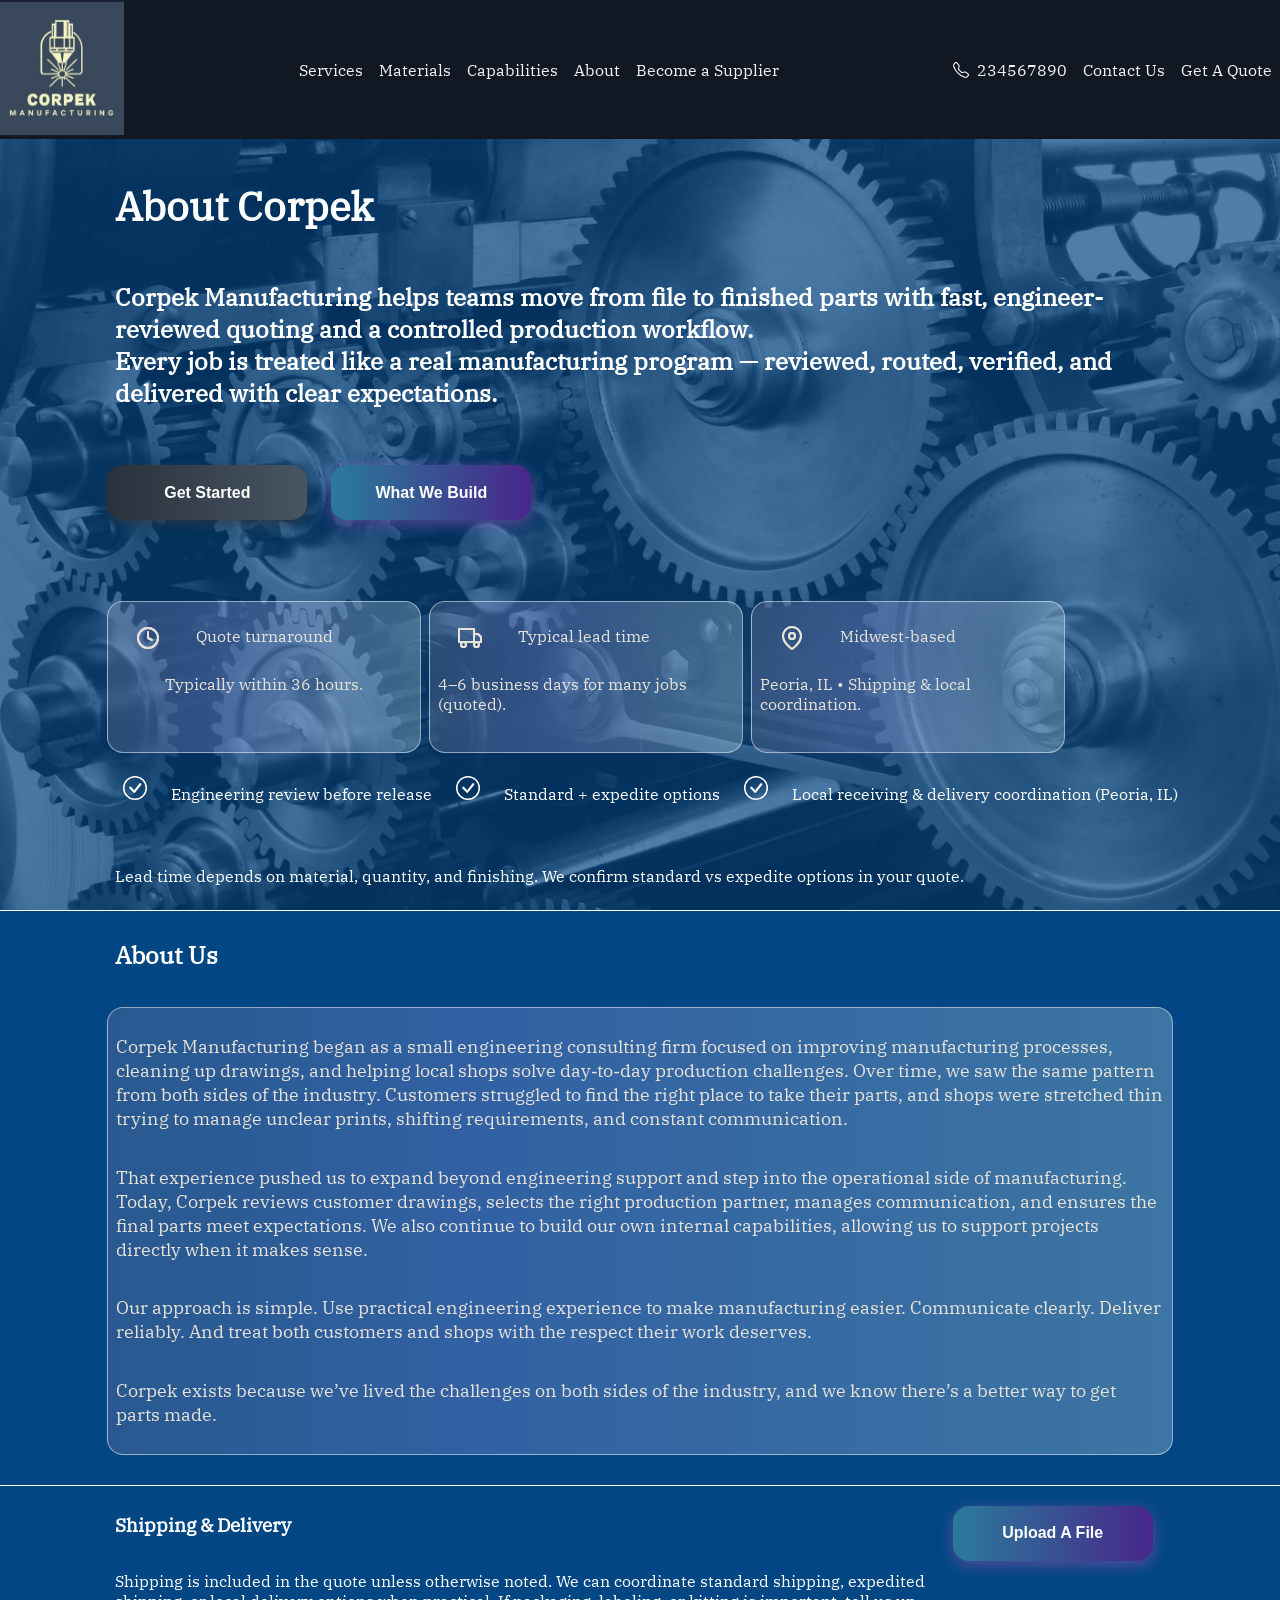
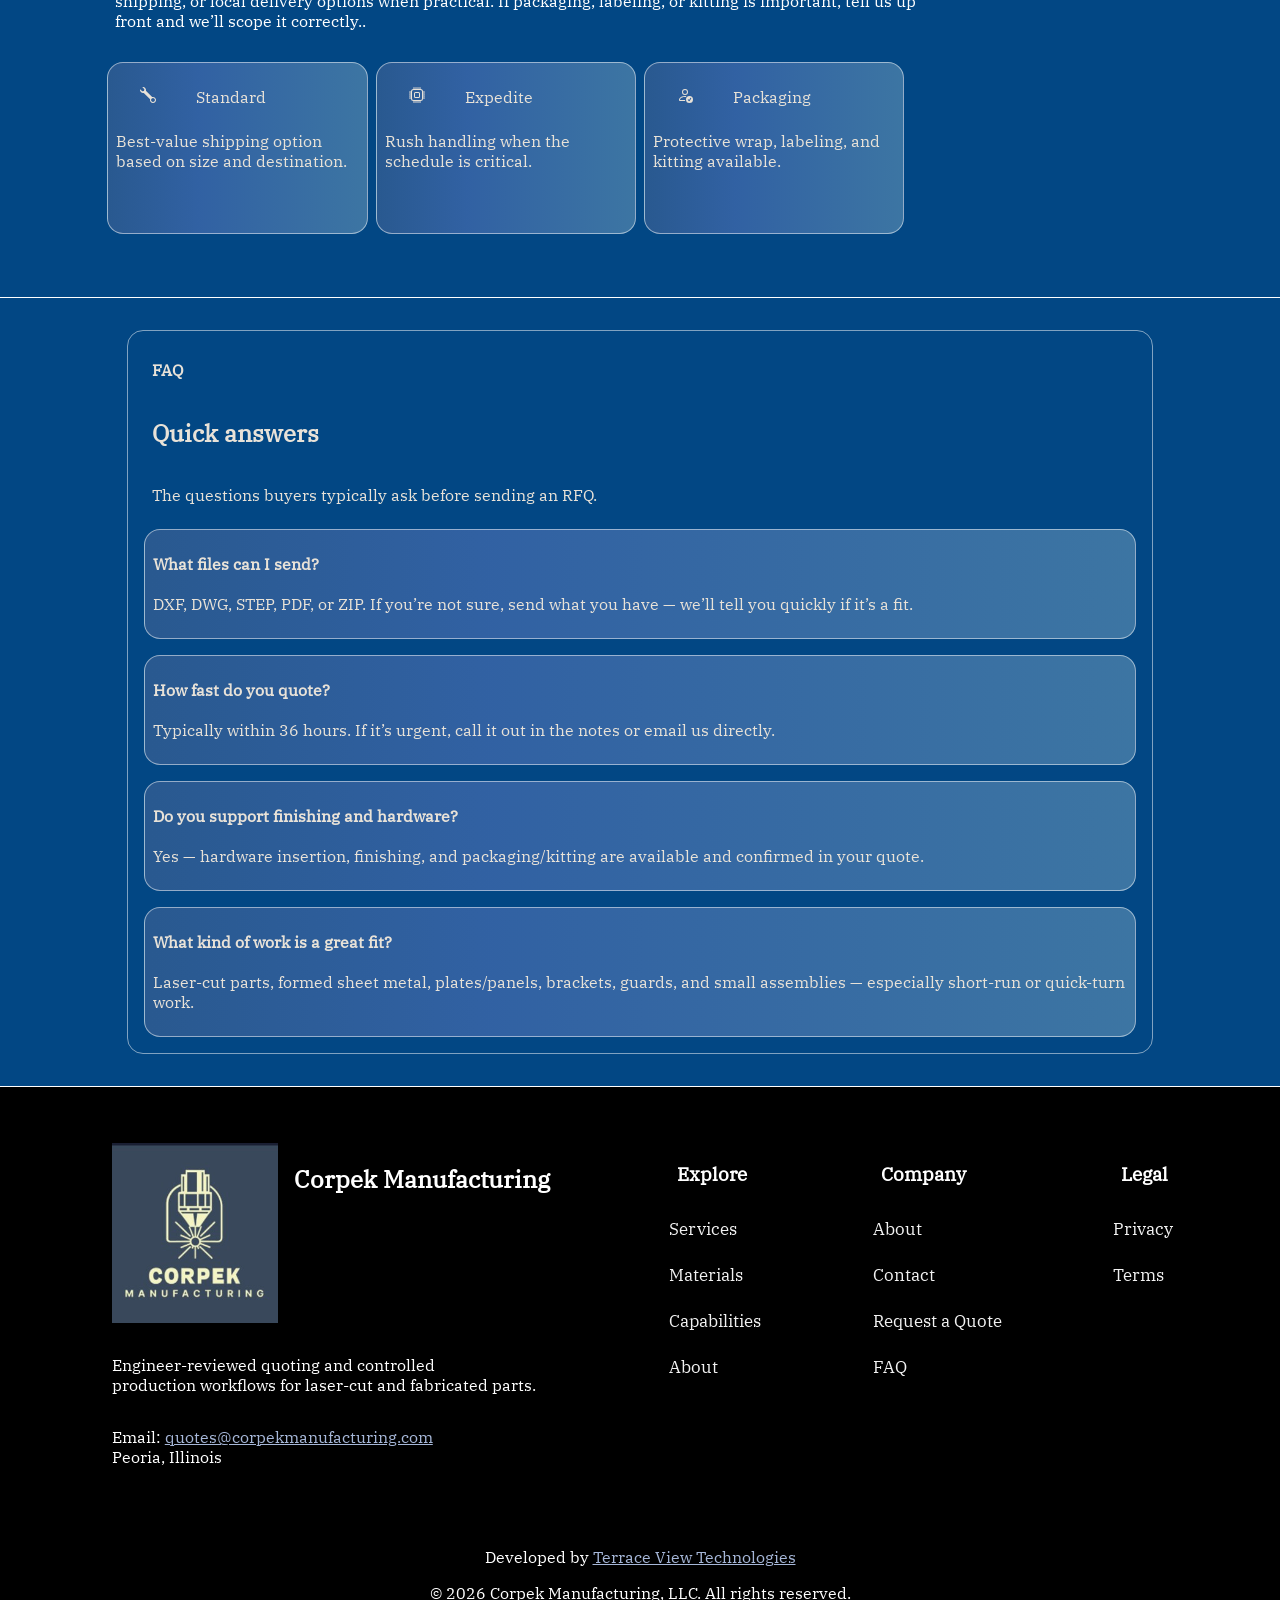
<file: about.html>
<!DOCTYPE html>
<html lang="en">

<head>
    <meta charset="UTF-8" />
    <meta name="viewport" content="width=device-width, initial-scale=1.0" />
    <title>Corpek Manufacturing - Modern Fabrication for Real-World Production</title>
    <link rel="stylesheet" href="style.css" />


<body>

    <!-- Netlify Form Detector (Hidden) -->
    <form enctype='multipart/form-data' hidden method='POST' name='quote-request'>
        <input type="hidden" name="form-name" value="quote-request" />
        <input name="bot-field" />

        <input name="name" />
        <input name="email" />
        <input name="company" />
        <input name="phone" />
        <input name="quantity" />
        <input name="due_date" />
        <textarea name="notes"></textarea>

        <!-- ✅ lock file types here too -->
        <input type="file" name="file" accept=".dxf,.dwg,.step,.stp,.pdf,.zip" />
    </form>

    <!-- Navbar -->
    <section class="nav" id="navbar">
        <a href="index.html" style="padding:0;"><img src="images/CorpekLogo.jpg" alt="Corpek Manufacturing"
                class="logo"></img></a>
        <a class="serv-link" href="services.html">Services</a>
        <a href="materials.html">Materials</a>
        <a href="capabilities.html">Capabilities</a>
        <a href="about.html">About</a>
        <a href="supplier.html">Become a Supplier</a>
        <svg xmlns="http://www.w3.org/2000/svg" width="16" height="16" fill="currentColor" class="svg-phone"
            viewBox="0 0 16 16">
            <path
                d="M3.654 1.328a.678.678 0 0 0-1.015-.063L1.605 2.3c-.483.484-.661 1.169-.45 1.77a17.6 17.6 0 0 0 4.168 6.608 17.6 17.6 0 0 0 6.608 4.168c.601.211 1.286.033 1.77-.45l1.034-1.034a.678.678 0 0 0-.063-1.015l-2.307-1.794a.68.68 0 0 0-.58-.122l-2.19.547a1.75 1.75 0 0 1-1.657-.459L5.482 8.062a1.75 1.75 0 0 1-.46-1.657l.548-2.19a.68.68 0 0 0-.122-.58zM1.884.511a1.745 1.745 0 0 1 2.612.163L6.29 2.98c.329.423.445.974.315 1.494l-.547 2.19a.68.68 0 0 0 .178.643l2.457 2.457a.68.68 0 0 0 .644.178l2.189-.547a1.75 1.75 0 0 1 1.494.315l2.306 1.794c.829.645.905 1.87.163 2.611l-1.034 1.034c-.74.74-1.846 1.065-2.877.702a18.6 18.6 0 0 1-7.01-4.42 18.6 18.6 0 0 1-4.42-7.009c-.362-1.03-.037-2.137.703-2.877z" />
        </svg>
        <a href="tel:+1234567890">234567890</a>
        <a href="contact.html">Contact Us</a>
        <a href="quote.html">Get A Quote</a>
        <a href="javascript:void(0);" class="icon" onclick="myFunction()">
            <svg xmlns="http://www.w3.org/2000/svg" width="16" height="16" fill="currentColor" class="bi bi-list"
                viewBox="0 0 16 16">
                <path fill-rule="evenodd"
                    d="M2.5 12a.5.5 0 0 1 .5-.5h10a.5.5 0 0 1 0 1H3a.5.5 0 0 1-.5-.5m0-4a.5.5 0 0 1 .5-.5h10a.5.5 0 0 1 0 1H3a.5.5 0 0 1-.5-.5m0-4a.5.5 0 0 1 .5-.5h10a.5.5 0 0 1 0 1H3a.5.5 0 0 1-.5-.5" />
            </svg>
        </a>
    </section>

    <!-- Hero -->
    <div class="wrap">
        <img src="images/gears.jpg" alt="Corpek Manufacturing" class="hero-background"></img>
        <section class="hero-layout">
            <section class="hero-text">
                <h2 class="hero-header">About Corpek</h2>
                <h2>Corpek Manufacturing helps teams move from file to finished parts with fast, engineer-reviewed
                    quoting and a controlled production workflow.<br> Every job is treated like a real manufacturing
                    program
                    — reviewed, routed, verified, and delivered with clear expectations.</h2>
            </section>
            <section class="hero-buttons">
                <a href="quote.html"><button class="btn-hover color-8" style="margin-left: 0;">Get Started</button></a>
                <a href="capabilities.html"><button class="btn-hover color-3" style="margin-left: 0;">What We
                        Build</button></a>
            </section>

            <section class=" sm-card1">
                <div class="sm-card-top">
                    <svg xmlns="http://www.w3.org/2000/svg" width="24" height="24" viewBox="0 0 24 24" fill="none"
                        stroke="currentColor" stroke-width="2" stroke-linecap="round" stroke-linejoin="round"
                        class="svg-img">
                        <circle cx="12" cy="12" r="10"></circle>
                        <polyline points="12 6 12 12 16 14"></polyline>
                        <circle cx="12" cy="12" r="10"></circle>
                        <polyline points="12 6 12 12 16 14"></polyline>
                    </svg>
                    <p>Quote turnaround</p>
                </div>
                <div class="sm-card-bottom">
                    <p>Typically within 36 hours.</p>
                </div>
            </section>
            <section class="sm-card2">
                <div class="sm-card-top">
                    <svg xmlns="http://www.w3.org/2000/svg" width="24" height="24" viewBox="0 0 24 24" fill="none"
                        stroke="currentColor" stroke-width="2" stroke-linecap="round" stroke-linejoin="round"
                        class="svg-img">
                        <rect x="1" y="3" width="15" height="13"></rect>
                        <polygon points="16 8 20 8 23 11 23 16 16 16 16 8"></polygon>
                        <circle cx="5.5" cy="18.5" r="2.5"></circle>
                        <circle cx="18.5" cy="18.5" r="2.5"></circle>
                        <rect x="1" y="3" width="15" height="13"></rect>
                        <polygon points="16 8 20 8 23 11 23 16 16 16 16 8"></polygon>
                        <circle cx="5.5" cy="18.5" r="2.5"></circle>
                        <circle cx="18.5" cy="18.5" r="2.5"></circle>
                    </svg>
                    <p>Typical lead time</p>
                </div>
                <div class="sm-card-bottom">
                    <p>4–6 business days for many jobs (quoted).</p>
                </div>

            </section>
            <section class="sm-card3">
                <div class="sm-card-top">
                    <svg xmlns="http://www.w3.org/2000/svg" width="24" height="24" viewBox="0 0 24 24" fill="none"
                        stroke="currentColor" stroke-width="2" stroke-linecap="round" stroke-linejoin="round"
                        class="svg-img">
                        <path d="M21 10c0 7-9 13-9 13s-9-6-9-13a9 9 0 0 1 18 0z"></path>
                        <circle cx="12" cy="10" r="3"></circle>
                        <path d="M21 10c0 7-9 13-9 13s-9-6-9-13a9 9 0 0 1 18 0z"></path>
                        <circle cx="12" cy="10" r="3"></circle>
                    </svg>
                    <p>Midwest-based</p>
                </div>
                <div class="sm-card-bottom">
                    <p>Peoria, IL • Shipping & local coordination.</p>
                </div>

            </section>
            <section class="hero-text-bottom">
                <svg xmlns="http://www.w3.org/2000/svg" fill="currentColor" class="svg-check" viewBox="0 0 16 16">
                    <path d="M8 15A7 7 0 1 1 8 1a7 7 0 0 1 0 14m0 1A8 8 0 1 0 8 0a8 8 0 0 0 0 16" />
                    <path
                        d="m10.97 4.97-.02.022-3.473 4.425-2.093-2.094a.75.75 0 0 0-1.06 1.06L6.97 11.03a.75.75 0 0 0 1.079-.02l3.992-4.99a.75.75 0 0 0-1.071-1.05" />
                </svg>
                <p>Engineering review before release</p>

                <svg xmlns="http://www.w3.org/2000/svg" fill="currentColor" class="svg-check" viewBox="0 0 16 16">
                    <path d="M8 15A7 7 0 1 1 8 1a7 7 0 0 1 0 14m0 1A8 8 0 1 0 8 0a8 8 0 0 0 0 16" />
                    <path
                        d="m10.97 4.97-.02.022-3.473 4.425-2.093-2.094a.75.75 0 0 0-1.06 1.06L6.97 11.03a.75.75 0 0 0 1.079-.02l3.992-4.99a.75.75 0 0 0-1.071-1.05" />
                </svg>
                <p>Standard + expedite options</p>
                <svg xmlns="http://www.w3.org/2000/svg" fill="currentColor" class="svg-check" viewBox="0 0 16 16">
                    <path d="M8 15A7 7 0 1 1 8 1a7 7 0 0 1 0 14m0 1A8 8 0 1 0 8 0a8 8 0 0 0 0 16" />
                    <path
                        d="m10.97 4.97-.02.022-3.473 4.425-2.093-2.094a.75.75 0 0 0-1.06 1.06L6.97 11.03a.75.75 0 0 0 1.079-.02l3.992-4.99a.75.75 0 0 0-1.071-1.05" />
                </svg>
                <p>Local receiving & delivery coordination (Peoria, IL)</p>
            </section>
            <p class="fine">Lead time depends on material, quantity, and finishing. We confirm standard
                vs
                expedite options in your
                quote.</p>
        </section>
    </div>
    <div class="page-borders" style="position: relative;"></div>

    <!--About us -->
    <div class="about-us" style="position: relative;">
        <div class="about-header">
            <h2>About Us</h2>
        </div>

        <div class="about-text">
            <p style="font-size: 1.15rem;">Corpek Manufacturing began as a small engineering consulting firm focused on
                improving manufacturing
                processes, cleaning up drawings, and helping local shops solve day‑to‑day production challenges.
                Over time, we saw the same pattern from both sides of the industry. Customers struggled to find the
                right place to take their parts, and shops were stretched thin trying to manage unclear prints,
                shifting requirements, and constant communication.</p>

            <p style="font-size: 1.15rem;">That experience pushed us to expand beyond engineering support and step into
                the operational side of
                manufacturing. Today, Corpek reviews customer drawings, selects the right production partner,
                manages communication, and ensures the final parts meet expectations. We also continue to build our
                own internal capabilities, allowing us to support projects directly when it makes sense.</p>

            <p style="font-size: 1.15rem;">Our approach is simple. Use practical engineering experience to make
                manufacturing easier.
                Communicate clearly. Deliver reliably. And treat both customers and shops with the respect their
                work deserves.</p>

            <p style="font-size: 1.15rem;">Corpek exists because we’ve lived the challenges on both sides of the
                industry, and we know there’s a
                better way to get parts made.</p>
        </div>
    </div>
    <div class="page-borders"></div>
    </div>


    <!-- Shipping -->
    <section class="text-button-4card-layout">
        <div class="text">
            <h3>Shipping & Delivery</h3>
            <p>Shipping is included in the quote unless otherwise noted. We can coordinate standard shipping, expedited
                shipping, or local delivery options when practical. If packaging, labeling, or kitting is important,
                tell us up front and we’ll scope it correctly..</p>
        </div>
        <div class="button">
            <a href="quote.html"><button class="btn-hover color-3">Upload A File</button></a>
        </div>
        <div class="sm-card1">
            <div class="sm-card-top">
                <svg xmlns="http://www.w3.org/2000/svg" width="16" height="16" fill="currentColor" class="svg-img"
                    viewBox="0 0 16 16">
                    <path
                        d="M.102 2.223A3.004 3.004 0 0 0 3.78 5.897l6.341 6.252A3.003 3.003 0 0 0 13 16a3 3 0 1 0-.851-5.878L5.897 3.781A3.004 3.004 0 0 0 2.223.1l2.141 2.142L4 4l-1.757.364zm13.37 9.019.528.026.287.445.445.287.026.529L15 13l-.242.471-.026.529-.445.287-.287.445-.529.026L13 15l-.471-.242-.529-.026-.287-.445-.445-.287-.026-.529L11 13l.242-.471.026-.529.445-.287.287-.445.529-.026L13 11z" />
                </svg>
                <p>Standard</p>
            </div>
            <div class="sm-card-bottom">
                <p>Best-value shipping option based on size and destination.</p>
            </div>
        </div>
        <div class="sm-card2">
            <div class="sm-card-top">
                <svg xmlns="http://www.w3.org/2000/svg" width="16" height="16" fill="currentColor" class="svg-img"
                    viewBox="0 0 16 16">
                    <path
                        d="M5 0a.5.5 0 0 1 .5.5V2h1V.5a.5.5 0 0 1 1 0V2h1V.5a.5.5 0 0 1 1 0V2h1V.5a.5.5 0 0 1 1 0V2A2.5 2.5 0 0 1 14 4.5h1.5a.5.5 0 0 1 0 1H14v1h1.5a.5.5 0 0 1 0 1H14v1h1.5a.5.5 0 0 1 0 1H14v1h1.5a.5.5 0 0 1 0 1H14a2.5 2.5 0 0 1-2.5 2.5v1.5a.5.5 0 0 1-1 0V14h-1v1.5a.5.5 0 0 1-1 0V14h-1v1.5a.5.5 0 0 1-1 0V14h-1v1.5a.5.5 0 0 1-1 0V14A2.5 2.5 0 0 1 2 11.5H.5a.5.5 0 0 1 0-1H2v-1H.5a.5.5 0 0 1 0-1H2v-1H.5a.5.5 0 0 1 0-1H2v-1H.5a.5.5 0 0 1 0-1H2A2.5 2.5 0 0 1 4.5 2V.5A.5.5 0 0 1 5 0m-.5 3A1.5 1.5 0 0 0 3 4.5v7A1.5 1.5 0 0 0 4.5 13h7a1.5 1.5 0 0 0 1.5-1.5v-7A1.5 1.5 0 0 0 11.5 3zM5 6.5A1.5 1.5 0 0 1 6.5 5h3A1.5 1.5 0 0 1 11 6.5v3A1.5 1.5 0 0 1 9.5 11h-3A1.5 1.5 0 0 1 5 9.5zM6.5 6a.5.5 0 0 0-.5.5v3a.5.5 0 0 0 .5.5h3a.5.5 0 0 0 .5-.5v-3a.5.5 0 0 0-.5-.5z" />
                </svg>
                <p>Expedite</p>
            </div>
            <div class="sm-card-bottom">
                <p>Rush handling when the schedule is critical.</p>
            </div>
        </div>
        <div class="sm-card3">
            <div class="sm-card-top">
                <svg xmlns="http://www.w3.org/2000/svg" width="16" height="16" fill="currentColor" class="svg-img"
                    viewBox="0 0 16 16">
                    <path
                        d="M12.5 16a3.5 3.5 0 1 0 0-7 3.5 3.5 0 0 0 0 7m1.679-4.493-1.335 2.226a.75.75 0 0 1-1.174.144l-.774-.773a.5.5 0 0 1 .708-.708l.547.548 1.17-1.951a.5.5 0 1 1 .858.514M11 5a3 3 0 1 1-6 0 3 3 0 0 1 6 0M8 7a2 2 0 1 0 0-4 2 2 0 0 0 0 4" />
                    <path
                        d="M8.256 14a4.5 4.5 0 0 1-.229-1.004H3c.001-.246.154-.986.832-1.664C4.484 10.68 5.711 10 8 10q.39 0 .74.025c.226-.341.496-.65.804-.918Q8.844 9.002 8 9c-5 0-6 3-6 4s1 1 1 1z" />
                </svg>
                <p>Packaging</p>
            </div>
            <div class="sm-card-bottom">
                <p>Protective wrap, labeling, and kitting available.</p>
            </div>
        </div>
        <div>
        </div>
    </section>
    <div class="page-borders-margin"></div>

    <!-- FAQ -->
    <div class="faq-card" id="faq" style="margin:auto;">
        <div style="margin-left: 1rem;">
            <h4>FAQ</h4>
            <h2>Quick answers</h2>
            <p>The questions buyers typically ask before sending an RFQ.</p>
        </div>
        <div style=" margin: auto;">
            <div class="sm-card1" style="margin: 1rem;">
                <p><strong>What files can I send?</strong><br><br>
                    DXF, DWG, STEP, PDF, or ZIP. If you’re not sure, send what you have — we’ll tell you quickly if it’s
                    a fit.</p>
            </div>
            <div class="sm-card1" style="margin: 1rem;">
                <p><strong>How fast do you quote?</strong><br><br>
                    Typically within 36 hours. If it’s urgent, call it out in the notes or email us directly.</p>
            </div>
            <div class="sm-card1" style="margin: 1rem;">
                <p><strong>Do you support finishing and hardware?</strong><br><br>
                    Yes — hardware insertion, finishing, and packaging/kitting are available and confirmed in your
                    quote.</p>
            </div>
            <div class="sm-card1" style="margin: 1rem;">
                <p><strong>What kind of work is a great fit?</strong><br><br>
                    Laser-cut parts, formed sheet metal, plates/panels, brackets, guards, and small assemblies —
                    especially short-run or quick-turn work.</p>
            </div>
        </div>
    </div>
    <div class="page-borders" style="margin-top: 2rem;"></div>

    <!-- Footer -->
    <section class="footer" style="display: flex; justify-content: space-around; padding: 3rem; background: #000000;">
        <section class="footer-col1">
            <div style="display: flex;">
                <img src="images/CorpekLogo.jpg" alt="Corpek Manufacturing" class="logo-bottom"></img>
                <h2>Corpek Manufacturing</h2>
            </div>
            <p>Engineer-reviewed quoting and controlled <br>
                production workflows for laser-cut and fabricated parts.</p>
            <p>Email: <a href="mailto:quotes@corpekmanufacturing.com"
                    style="color: #a6b7d8;">quotes@corpekmanufacturing.com</a><br>
                Peoria, Illinois</p>
        </section>
        <section class="footer-col2">
            <h3>Explore</h3>
            <div class="footer-link">
                <a href="services.html">Services</a>
            </div>
            <div class="footer-link">
                <a href="materials.html">Materials</a>
            </div>
            <div class="footer-link">
                <a href="capabilities.html">Capabilities</a>
            </div>
            <div class="footer-link">
                <a href="about.html">About</a>
            </div>
        </section>
        <section class="footer-col2">
            <h3>Company</h3>
            <div class="footer-link">
                <a href="about.html">About</a>
            </div>
            <div class="footer-link">
                <a href="contact.html">Contact</a>
            </div>
            <div class="footer-link">
                <a href="quote.html">Request a Quote</a>
            </div>
            <div class="footer-link">
                <a href="#faq">FAQ</a>
            </div>
        </section>
        <section class="footer-col2">
            <h3>Legal</h3>
            <div class="footer-link">
                <a href="privacy.html">Privacy</a>
            </div>
            <div class="footer-link">
                <a href="terms.html">Terms</a>
            </div>
        </section>
    </section>
    <p style="text-align: center; background-color: black; margin: 0px;">Developed by <a
            href="https://www.terraceviewtechnologies.com" style="color: #a6b7d8;">Terrace View Technologies</a></p>
    <p style="text-align: center; background-color: black; margin: 0px;">© 2026 Corpek Manufacturing, LLC. All
        rights
        reserved.</p>
    <script src="script.js"></script>
</body>

</html>
</file>
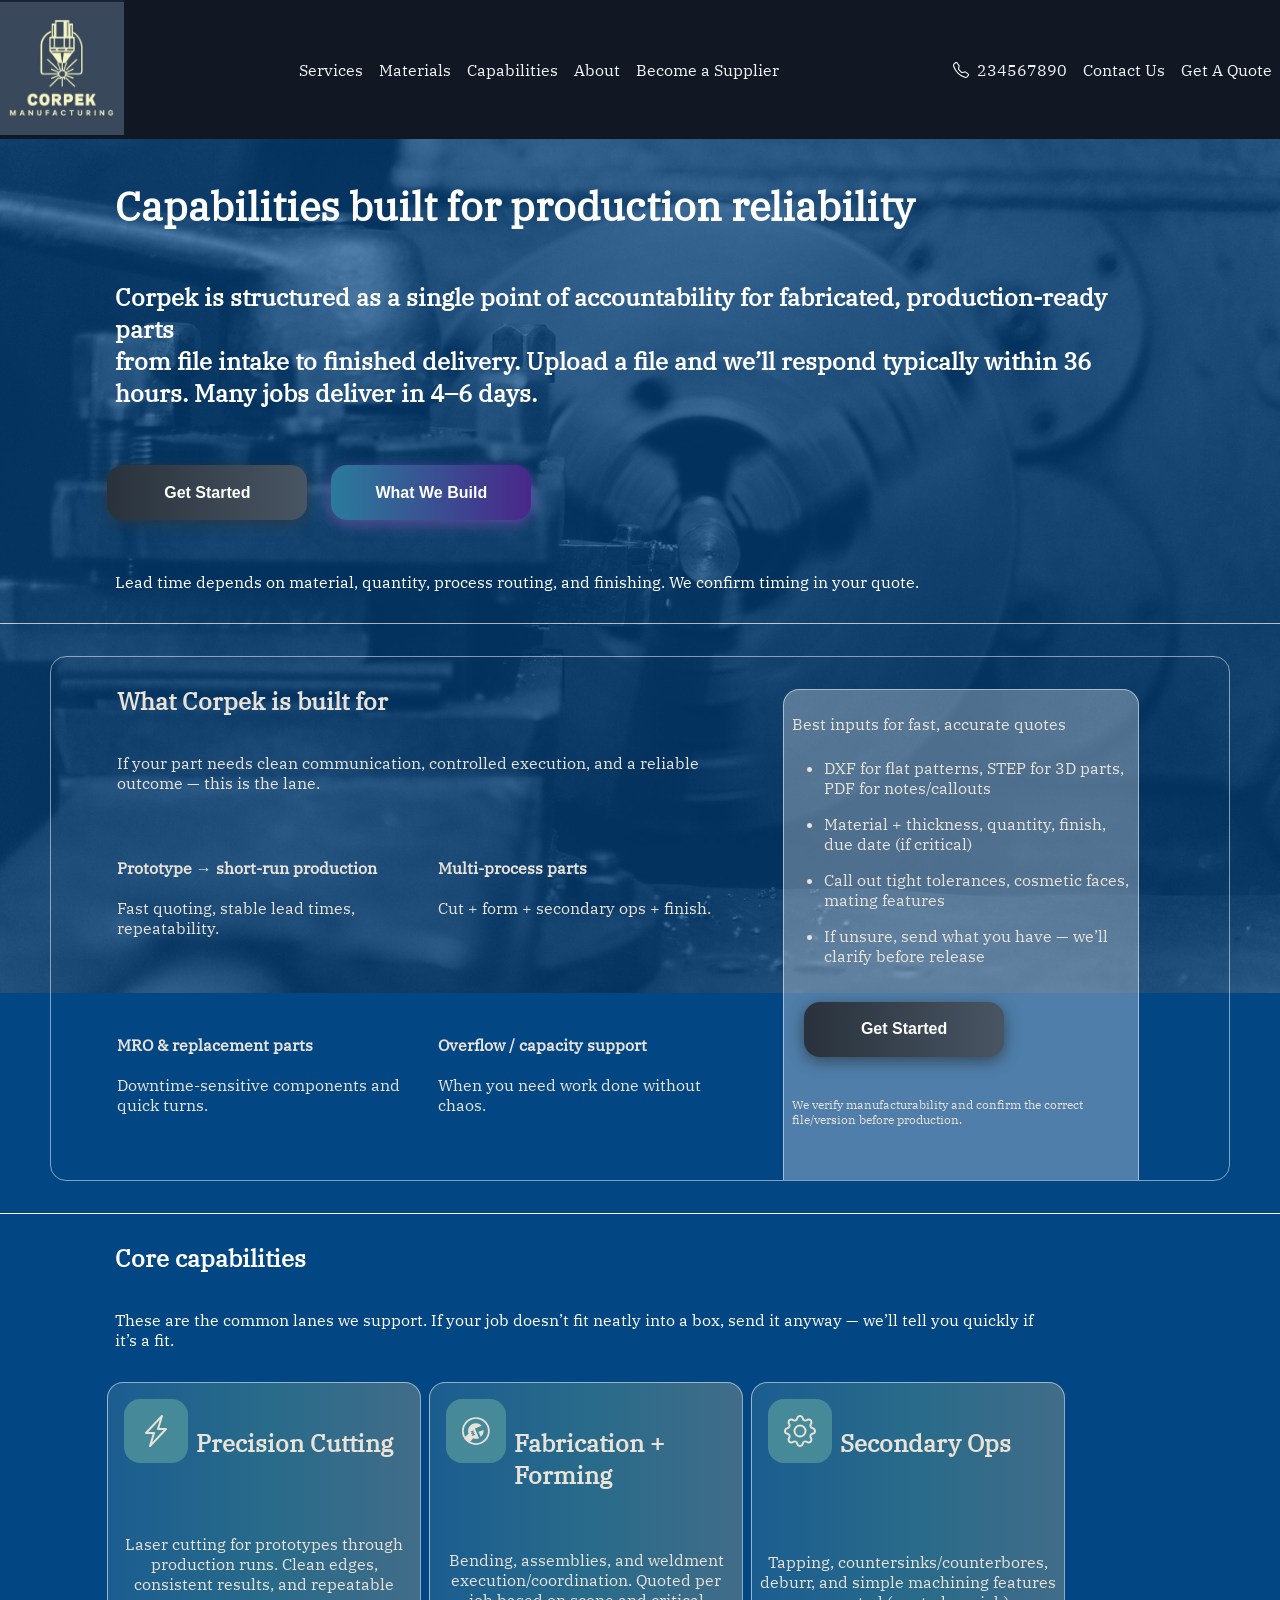
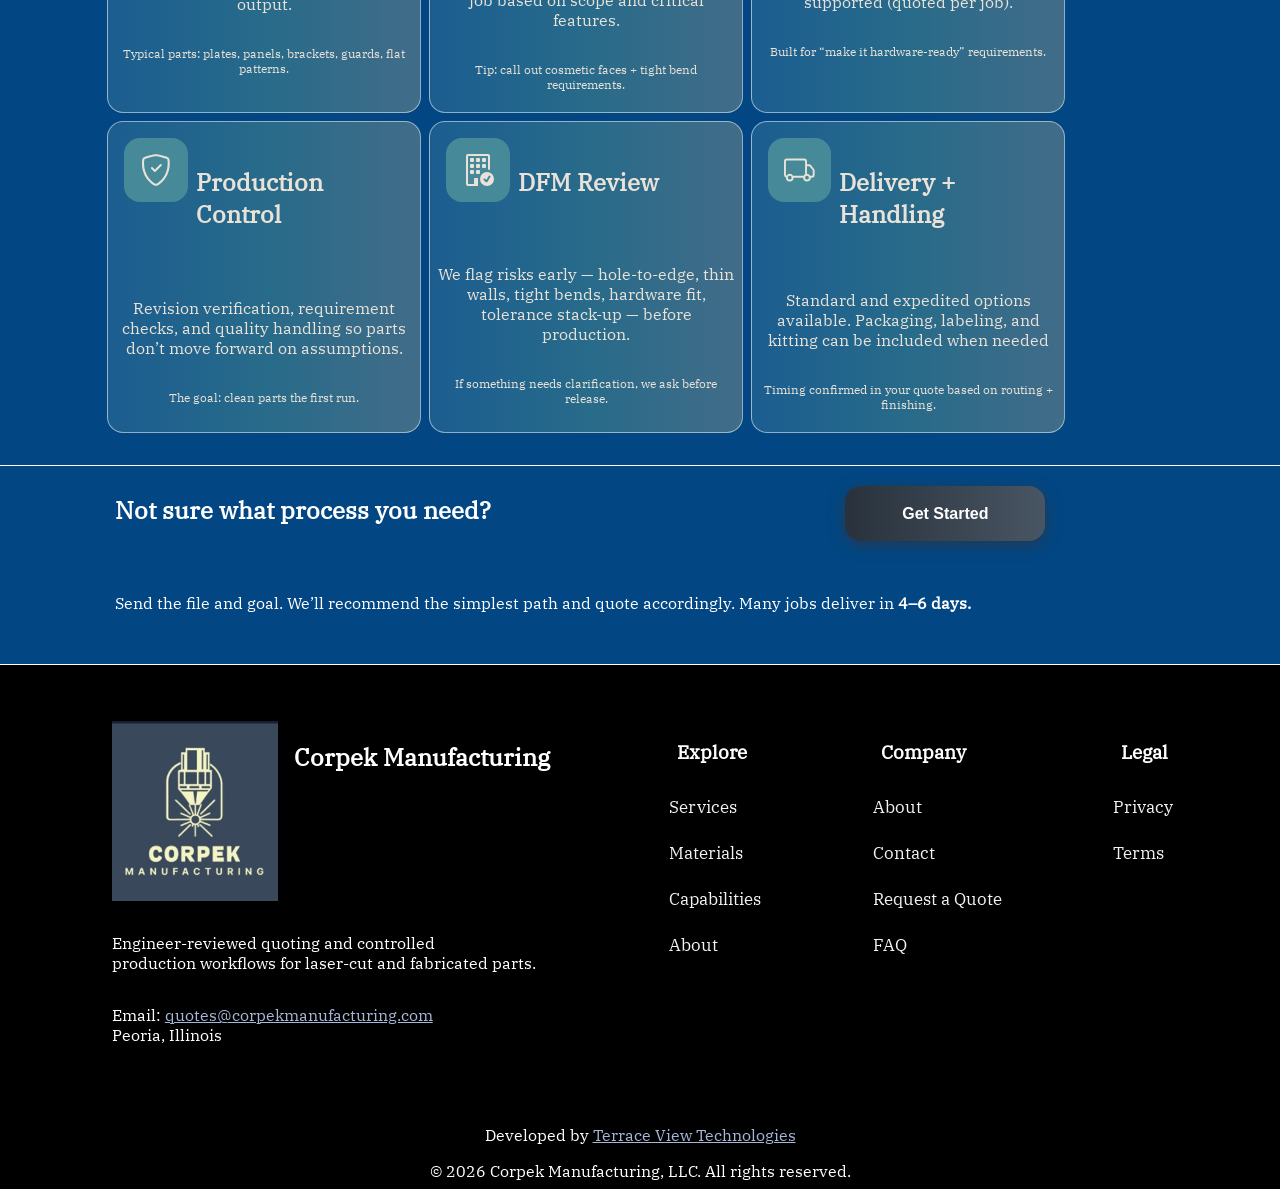
<file: capabilities.html>
<!DOCTYPE html>
<html lang="en">

<head>
    <meta charset="UTF-8" />
    <meta name="viewport" content="width=device-width, initial-scale=1.0" />
    <title>Corpek Manufacturing - Modern Fabrication for Real-World Production</title>
    <link rel="stylesheet" href="style.css" />

<body>

    <!-- Netlify Form Detector (Hidden) -->
    <form enctype='multipart/form-data' hidden method='POST' name='quote-request'>
        <input type="hidden" name="form-name" value="quote-request" />
        <input name="bot-field" />

        <input name="name" />
        <input name="email" />
        <input name="company" />
        <input name="phone" />
        <input name="quantity" />
        <input name="due_date" />
        <textarea name="notes"></textarea>

        <!-- ✅ lock file types here too -->
        <input type="file" name="file" accept=".dxf,.dwg,.step,.stp,.pdf,.zip" />
    </form>

    <!-- Navbar -->
    <section class="nav" id="navbar">
        <a href="index.html" style="padding:0;"><img src="images/CorpekLogo.jpg" alt="Corpek Manufacturing"
                class="logo"></img></a>
        <a class="serv-link" href="services.html">Services</a>
        <a href="materials.html">Materials</a>
        <a href="capabilities.html">Capabilities</a>
        <a href="about.html">About</a>
        <a href="supplier.html">Become a Supplier</a>
        <svg xmlns="http://www.w3.org/2000/svg" width="16" height="16" fill="currentColor" class="svg-phone"
            viewBox="0 0 16 16">
            <path
                d="M3.654 1.328a.678.678 0 0 0-1.015-.063L1.605 2.3c-.483.484-.661 1.169-.45 1.77a17.6 17.6 0 0 0 4.168 6.608 17.6 17.6 0 0 0 6.608 4.168c.601.211 1.286.033 1.77-.45l1.034-1.034a.678.678 0 0 0-.063-1.015l-2.307-1.794a.68.68 0 0 0-.58-.122l-2.19.547a1.75 1.75 0 0 1-1.657-.459L5.482 8.062a1.75 1.75 0 0 1-.46-1.657l.548-2.19a.68.68 0 0 0-.122-.58zM1.884.511a1.745 1.745 0 0 1 2.612.163L6.29 2.98c.329.423.445.974.315 1.494l-.547 2.19a.68.68 0 0 0 .178.643l2.457 2.457a.68.68 0 0 0 .644.178l2.189-.547a1.75 1.75 0 0 1 1.494.315l2.306 1.794c.829.645.905 1.87.163 2.611l-1.034 1.034c-.74.74-1.846 1.065-2.877.702a18.6 18.6 0 0 1-7.01-4.42 18.6 18.6 0 0 1-4.42-7.009c-.362-1.03-.037-2.137.703-2.877z" />
        </svg>
        <a href="tel:+1234567890">234567890</a>
        <a href="contact.html">Contact Us</a>
        <a href="quote.html">Get A Quote</a>
        <a href="javascript:void(0);" class="icon" onclick="myFunction()">
            <svg xmlns="http://www.w3.org/2000/svg" width="16" height="16" fill="currentColor" class="bi bi-list"
                viewBox="0 0 16 16">
                <path fill-rule="evenodd"
                    d="M2.5 12a.5.5 0 0 1 .5-.5h10a.5.5 0 0 1 0 1H3a.5.5 0 0 1-.5-.5m0-4a.5.5 0 0 1 .5-.5h10a.5.5 0 0 1 0 1H3a.5.5 0 0 1-.5-.5m0-4a.5.5 0 0 1 .5-.5h10a.5.5 0 0 1 0 1H3a.5.5 0 0 1-.5-.5" />
            </svg>
        </a>
    </section>




    <div class="wrap">
        <img src="images/machine.jpg" alt="Corpek Manufacturing" class="hero-background"></img>
        <section class="hero-nocard-layout">
            <section class="hero-text">
                <h2 class="hero-header">Capabilities built for production reliability</h2>
                <h2>Corpek is structured as a single point of accountability for fabricated, production-ready parts<br>
                    from file intake to finished delivery. Upload a file and we’ll respond typically within 36 hours.
                    Many jobs deliver in 4–6 days.</h2>
            </section>
            <section class="hero-buttons">
                <a href="quote.html"><button class="btn-hover color-8" style="margin-left: 0;">Get Started</button></a>
                <a href="services.html"><button class="btn-hover color-3" style="margin-left: 0;">What We
                        Build</button></a>
            </section>
            <section class="hero-text-bottom">
                <p>Lead time depends on material, quantity, process routing, and finishing.
                    We confirm timing in your quote.</p>
            </section>
        </section>
        <div class="page-borders"></div>


        <!--Built-for -->


        <section class="built-for-layout">
            <div class="header">
                <h2>What Corpek is built for</h2>
                <p>If your part needs clean communication, controlled execution, and a reliable outcome — this is the
                    lane.</p>
            </div>
            <div class="upload-card">
                <p>Best inputs for fast, accurate quotes</p>
                <ul>
                    <li>DXF for flat patterns, STEP for 3D parts, PDF for notes/callouts</li>
                    <li>Material + thickness, quantity, finish, due date (if critical)</li>
                    <li>Call out tight tolerances, cosmetic faces, mating features</li>
                    <li>If unsure, send what you have — we’ll clarify before release</li>
                </ul>
                <a href="quote.html"><button class="btn-hover color-8">Get Started</button></a>
                <p style="font-size: 0.75rem;">We verify manufacturability and confirm the correct file/version before
                    production.</p>
            </div>
            <div class="point1">
                <p><strong>Prototype → short-run production</strong> <br><br>
                    Fast quoting, stable lead times, repeatability.</p>
            </div>
            <div class="point2">
                <p><strong>Multi-process parts </strong><br><br>
                    Cut + form + secondary ops + finish.</p>
            </div>
            <div class="point3">
                <p><strong>MRO & replacement parts</strong><br><br>
                    Downtime-sensitive components and quick turns.</p>
            </div>
            <div class="point4">
                <p><strong>Overflow / capacity support</strong><br><br>
                    When you need work done without chaos.</p>
            </div>
        </section>
        <div class="page-borders"></div>

        <!--6card-layout -->

        <section class="text-center-6card-layout">
            <div class="center-text">
                <h2>Core capabilities</h2>
                <p>These are the common lanes we support. If your job doesn’t fit neatly into a box, send it anyway —
                    we’ll tell you quickly if it’s a fit.</p>
            </div>
            <div class="lg-card1">
                <div class="lg-card-top" style=" display: flex; justify-content: center;">
                    <svg xmlns="http://www.w3.org/2000/svg" width="32" height="32" fill="currentColor" class="svg-img2"
                        viewBox="0 0 16 16">
                        <path
                            d="M11.251.068a.5.5 0 0 1 .227.58L9.677 6.5H13a.5.5 0 0 1 .364.843l-8 8.5a.5.5 0 0 1-.842-.49L6.323 9.5H3a.5.5 0 0 1-.364-.843l8-8.5a.5.5 0 0 1 .615-.09zM4.157 8.5H7a.5.5 0 0 1 .478.647L6.11 13.59l5.732-6.09H9a.5.5 0 0 1-.478-.647L9.89 2.41z" />
                    </svg>
                    <h2>Precision Cutting</h2>
                </div>
                <div class="lg-card-bottom" style="text-align: center; width: 100%;">
                    <p>Laser cutting for prototypes through production runs. Clean edges, consistent results, and
                        repeatable output.
                    </p>
                    <p style="font-size: 0.75rem;">Typical parts: plates, panels, brackets, guards, flat patterns.</p>
                </div>

            </div>
            <div class="lg-card2">
                <div class="lg-card-top">
                    <svg xmlns="http://www.w3.org/2000/svg" width="32" height="32" fill="currentColor" class="svg-img2"
                        viewBox="0 0 16 16">
                        <path d="M12.496 8a4.5 4.5 0 0 1-1.703 3.526L9.497 8.5l2.959-1.11q.04.3.04.61" />
                        <path
                            d="M16 8A8 8 0 1 1 0 8a8 8 0 0 1 16 0m-1 0a7 7 0 1 0-13.202 3.249l1.988-1.657a4.5 4.5 0 0 1 7.537-4.623L7.497 6.5l1 2.5 1.333 3.11c-.56.251-1.18.39-1.833.39a4.5 4.5 0 0 1-1.592-.29L4.747 14.2A7 7 0 0 0 15 8m-8.295.139a.25.25 0 0 0-.288-.376l-1.5.5.159.474.808-.27-.595.894a.25.25 0 0 0 .287.376l.808-.27-.595.894a.25.25 0 0 0 .287.376l1.5-.5-.159-.474-.808.27.596-.894a.25.25 0 0 0-.288-.376l-.808.27z" />
                    </svg>
                    <h2>Fabrication + Forming</h2>
                </div>
                <div class="lg-card-bottom" style="text-align: center; width: 100%;">
                    <p>Bending, assemblies, and weldment execution/coordination. Quoted per job based on scope and
                        critical features.</p>
                    <p style="font-size: 0.75rem;">Tip: call out cosmetic faces + tight bend requirements.</p>
                </div>

            </div>
            <div class="lg-card3">
                <div class="lg-card-top">
                    <svg xmlns="http://www.w3.org/2000/svg" width="32" height="32" fill="currentColor" class="svg-img2"
                        viewBox="0 0 16 16">
                        <path
                            d="M8 4.754a3.246 3.246 0 1 0 0 6.492 3.246 3.246 0 0 0 0-6.492M5.754 8a2.246 2.246 0 1 1 4.492 0 2.246 2.246 0 0 1-4.492 0" />
                        <path
                            d="M9.796 1.343c-.527-1.79-3.065-1.79-3.592 0l-.094.319a.873.873 0 0 1-1.255.52l-.292-.16c-1.64-.892-3.433.902-2.54 2.541l.159.292a.873.873 0 0 1-.52 1.255l-.319.094c-1.79.527-1.79 3.065 0 3.592l.319.094a.873.873 0 0 1 .52 1.255l-.16.292c-.892 1.64.901 3.434 2.541 2.54l.292-.159a.873.873 0 0 1 1.255.52l.094.319c.527 1.79 3.065 1.79 3.592 0l.094-.319a.873.873 0 0 1 1.255-.52l.292.16c1.64.893 3.434-.902 2.54-2.541l-.159-.292a.873.873 0 0 1 .52-1.255l.319-.094c1.79-.527 1.79-3.065 0-3.592l-.319-.094a.873.873 0 0 1-.52-1.255l.16-.292c.893-1.64-.902-3.433-2.541-2.54l-.292.159a.873.873 0 0 1-1.255-.52zm-2.633.283c.246-.835 1.428-.835 1.674 0l.094.319a1.873 1.873 0 0 0 2.693 1.115l.291-.16c.764-.415 1.6.42 1.184 1.185l-.159.292a1.873 1.873 0 0 0 1.116 2.692l.318.094c.835.246.835 1.428 0 1.674l-.319.094a1.873 1.873 0 0 0-1.115 2.693l.16.291c.415.764-.42 1.6-1.185 1.184l-.291-.159a1.873 1.873 0 0 0-2.693 1.116l-.094.318c-.246.835-1.428.835-1.674 0l-.094-.319a1.873 1.873 0 0 0-2.692-1.115l-.292.16c-.764.415-1.6-.42-1.184-1.185l.159-.291A1.873 1.873 0 0 0 1.945 8.93l-.319-.094c-.835-.246-.835-1.428 0-1.674l.319-.094A1.873 1.873 0 0 0 3.06 4.377l-.16-.292c-.415-.764.42-1.6 1.185-1.184l.292.159a1.873 1.873 0 0 0 2.692-1.115z" />
                    </svg>
                    <h2>Secondary Ops</h2>
                </div>
                <div class="lg-card-bottom" style="text-align: center; width: 100%;">
                    <p>Tapping, countersinks/counterbores, deburr, and simple machining features supported (quoted per
                        job).</p>
                    <p style="font-size: 0.75rem;">Built for “make it hardware-ready” requirements.</p>
                </div>
            </div>
            <div class="lg-card4">
                <div class="lg-card-top">
                    <svg xmlns="http://www.w3.org/2000/svg" width="32" height="32" fill="currentColor" class="svg-img2"
                        viewBox="0 0 16 16">
                        <path
                            d="M5.338 1.59a61 61 0 0 0-2.837.856.48.48 0 0 0-.328.39c-.554 4.157.726 7.19 2.253 9.188a10.7 10.7 0 0 0 2.287 2.233c.346.244.652.42.893.533q.18.085.293.118a1 1 0 0 0 .101.025 1 1 0 0 0 .1-.025q.114-.034.294-.118c.24-.113.547-.29.893-.533a10.7 10.7 0 0 0 2.287-2.233c1.527-1.997 2.807-5.031 2.253-9.188a.48.48 0 0 0-.328-.39c-.651-.213-1.75-.56-2.837-.855C9.552 1.29 8.531 1.067 8 1.067c-.53 0-1.552.223-2.662.524zM5.072.56C6.157.265 7.31 0 8 0s1.843.265 2.928.56c1.11.3 2.229.655 2.887.87a1.54 1.54 0 0 1 1.044 1.262c.596 4.477-.787 7.795-2.465 9.99a11.8 11.8 0 0 1-2.517 2.453 7 7 0 0 1-1.048.625c-.28.132-.581.24-.829.24s-.548-.108-.829-.24a7 7 0 0 1-1.048-.625 11.8 11.8 0 0 1-2.517-2.453C1.928 10.487.545 7.169 1.141 2.692A1.54 1.54 0 0 1 2.185 1.43 63 63 0 0 1 5.072.56" />
                        <path
                            d="M10.854 5.146a.5.5 0 0 1 0 .708l-3 3a.5.5 0 0 1-.708 0l-1.5-1.5a.5.5 0 1 1 .708-.708L7.5 7.793l2.646-2.647a.5.5 0 0 1 .708 0" />
                    </svg>
                    <h2>Production Control</h2>
                </div>
                <div class="lg-card-bottom" style="text-align: center; width: 100%;">
                    <p>Revision verification, requirement checks, and quality handling so parts don’t move forward on
                        assumptions.</p>
                    <p style="font-size: 0.75rem;">The goal: clean parts the first run.</p>
                </div>

            </div>
            <div class="lg-card5">
                <div class="lg-card-top">
                    <svg xmlns="http://www.w3.org/2000/svg" width="32" height="32" fill="currentColor" class="svg-img2"
                        viewBox="0 0 16 16">
                        <path
                            d="M12.5 16a3.5 3.5 0 1 0 0-7 3.5 3.5 0 0 0 0 7m1.679-4.493-1.335 2.226a.75.75 0 0 1-1.174.144l-.774-.773a.5.5 0 0 1 .708-.708l.547.548 1.17-1.951a.5.5 0 1 1 .858.514" />
                        <path
                            d="M2 1a1 1 0 0 1 1-1h10a1 1 0 0 1 1 1v6.5a.5.5 0 0 1-1 0V1H3v14h3v-2.5a.5.5 0 0 1 .5-.5H8v4H3a1 1 0 0 1-1-1z" />
                        <path
                            d="M4.5 2a.5.5 0 0 0-.5.5v1a.5.5 0 0 0 .5.5h1a.5.5 0 0 0 .5-.5v-1a.5.5 0 0 0-.5-.5zm3 0a.5.5 0 0 0-.5.5v1a.5.5 0 0 0 .5.5h1a.5.5 0 0 0 .5-.5v-1a.5.5 0 0 0-.5-.5zm3 0a.5.5 0 0 0-.5.5v1a.5.5 0 0 0 .5.5h1a.5.5 0 0 0 .5-.5v-1a.5.5 0 0 0-.5-.5zm-6 3a.5.5 0 0 0-.5.5v1a.5.5 0 0 0 .5.5h1a.5.5 0 0 0 .5-.5v-1a.5.5 0 0 0-.5-.5zm3 0a.5.5 0 0 0-.5.5v1a.5.5 0 0 0 .5.5h1a.5.5 0 0 0 .5-.5v-1a.5.5 0 0 0-.5-.5zm3 0a.5.5 0 0 0-.5.5v1a.5.5 0 0 0 .5.5h1a.5.5 0 0 0 .5-.5v-1a.5.5 0 0 0-.5-.5zm-6 3a.5.5 0 0 0-.5.5v1a.5.5 0 0 0 .5.5h1a.5.5 0 0 0 .5-.5v-1a.5.5 0 0 0-.5-.5zm3 0a.5.5 0 0 0-.5.5v1a.5.5 0 0 0 .5.5h1a.5.5 0 0 0 .5-.5v-1a.5.5 0 0 0-.5-.5z" />
                    </svg>
                    <h2>DFM Review</h2>
                </div>
                <div class="lg-card-bottom" style="text-align: center; width: 100%;">
                    <p>We flag risks early — hole-to-edge, thin walls, tight bends, hardware fit, tolerance stack-up —
                        before production.</p>
                    <p style="font-size: 0.75rem;">If something needs clarification, we ask before release.</p>
                </div>

            </div>
            <div class="lg-card6">
                <div class="lg-card-top">
                    <svg xmlns="http://www.w3.org/2000/svg" width="32" height="32" fill="currentColor" class="svg-img2"
                        viewBox="0 0 16 16">
                        <path
                            d="M0 3.5A1.5 1.5 0 0 1 1.5 2h9A1.5 1.5 0 0 1 12 3.5V5h1.02a1.5 1.5 0 0 1 1.17.563l1.481 1.85a1.5 1.5 0 0 1 .329.938V10.5a1.5 1.5 0 0 1-1.5 1.5H14a2 2 0 1 1-4 0H5a2 2 0 1 1-3.998-.085A1.5 1.5 0 0 1 0 10.5zm1.294 7.456A2 2 0 0 1 4.732 11h5.536a2 2 0 0 1 .732-.732V3.5a.5.5 0 0 0-.5-.5h-9a.5.5 0 0 0-.5.5v7a.5.5 0 0 0 .294.456M12 10a2 2 0 0 1 1.732 1h.768a.5.5 0 0 0 .5-.5V8.35a.5.5 0 0 0-.11-.312l-1.48-1.85A.5.5 0 0 0 13.02 6H12zm-9 1a1 1 0 1 0 0 2 1 1 0 0 0 0-2m9 0a1 1 0 1 0 0 2 1 1 0 0 0 0-2" />
                    </svg>
                    <h2>Delivery + Handling</h2>
                </div>
                <div class="lg-card-bottom" style="text-align: center; width: 100%;">
                    <p>Standard and expedited options available. Packaging, labeling, and kitting can be included when
                        needed</p>
                    <p style="font-size: 0.75rem;">Timing confirmed in your quote based on routing + finishing.</p>
                </div>
            </div>
        </section>
        <div class="page-borders"></div>

        <!--full card -->

        <div class="text-button-layout">
            <div class="top-text">
                <h2>Not sure what process you need?</h2>
            </div>
            <div class="bottom-text">
                <p>Send the file and goal. We’ll recommend the simplest path and quote accordingly. Many jobs deliver in
                    <strong>4–6 days.</strong>
                </p>
            </div>
            <div class="button">
                <a href="quote.html"><button class="btn-hover color-8">Get Started</button></a>
            </div>
        </div>
        <div class="page-borders"></div>

        <!-- Footer -->
        <section class="footer"
            style="display: flex; justify-content: space-around; padding: 3rem; background: #000000;">
            <section class="footer-col1">
                <div style="display: flex;">
                    <img src="images/CorpekLogo.jpg" alt="Corpek Manufacturing" class="logo-bottom"></img>
                    <h2>Corpek Manufacturing</h2>
                </div>
                <p>Engineer-reviewed quoting and controlled <br>
                    production workflows for laser-cut and fabricated parts.</p>
                <p>Email: <a href="mailto:quotes@corpekmanufacturing.com"
                        style="color: #a6b7d8;">quotes@corpekmanufacturing.com</a><br>
                    Peoria, Illinois</p>
            </section>
            <section class="footer-col2">
                <h3>Explore</h3>
                <div class="footer-link">
                    <a href="services.html">Services</a>
                </div>
                <div class="footer-link">
                    <a href="materials.html">Materials</a>
                </div>
                <div class="footer-link">
                    <a href="capabilities.html">Capabilities</a>
                </div>
                <div class="footer-link">
                    <a href="about.html">About</a>
                </div>
            </section>
            <section class="footer-col2">
                <h3>Company</h3>
                <div class="footer-link">
                    <a href="about.html">About</a>
                </div>
                <div class="footer-link">
                    <a href="contact.html">Contact</a>
                </div>
                <div class="footer-link">
                    <a href="quote.html">Request a Quote</a>
                </div>
                <div class="footer-link">
                    <a href="about.html#faq">FAQ</a>
                </div>
            </section>
            <section class="footer-col2">
                <h3>Legal</h3>
                <div class="footer-link">
                    <a href="privacy.html">Privacy</a>
                </div>
                <div class="footer-link">
                    <a href="terms.html">Terms</a>
                </div>
            </section>
        </section>
        <p style="text-align: center; background-color: black; margin: 0px;">Developed by <a
                href="https://www.terraceviewtechnologies.com" style="color: #a6b7d8;">Terrace View Technologies</a></p>
        <p style="text-align: center; background-color: black; margin: 0px;">© 2026 Corpek Manufacturing, LLC. All
            rights
            reserved.</p>
        <script src="script.js"></script>
</body>

</html>
</file>
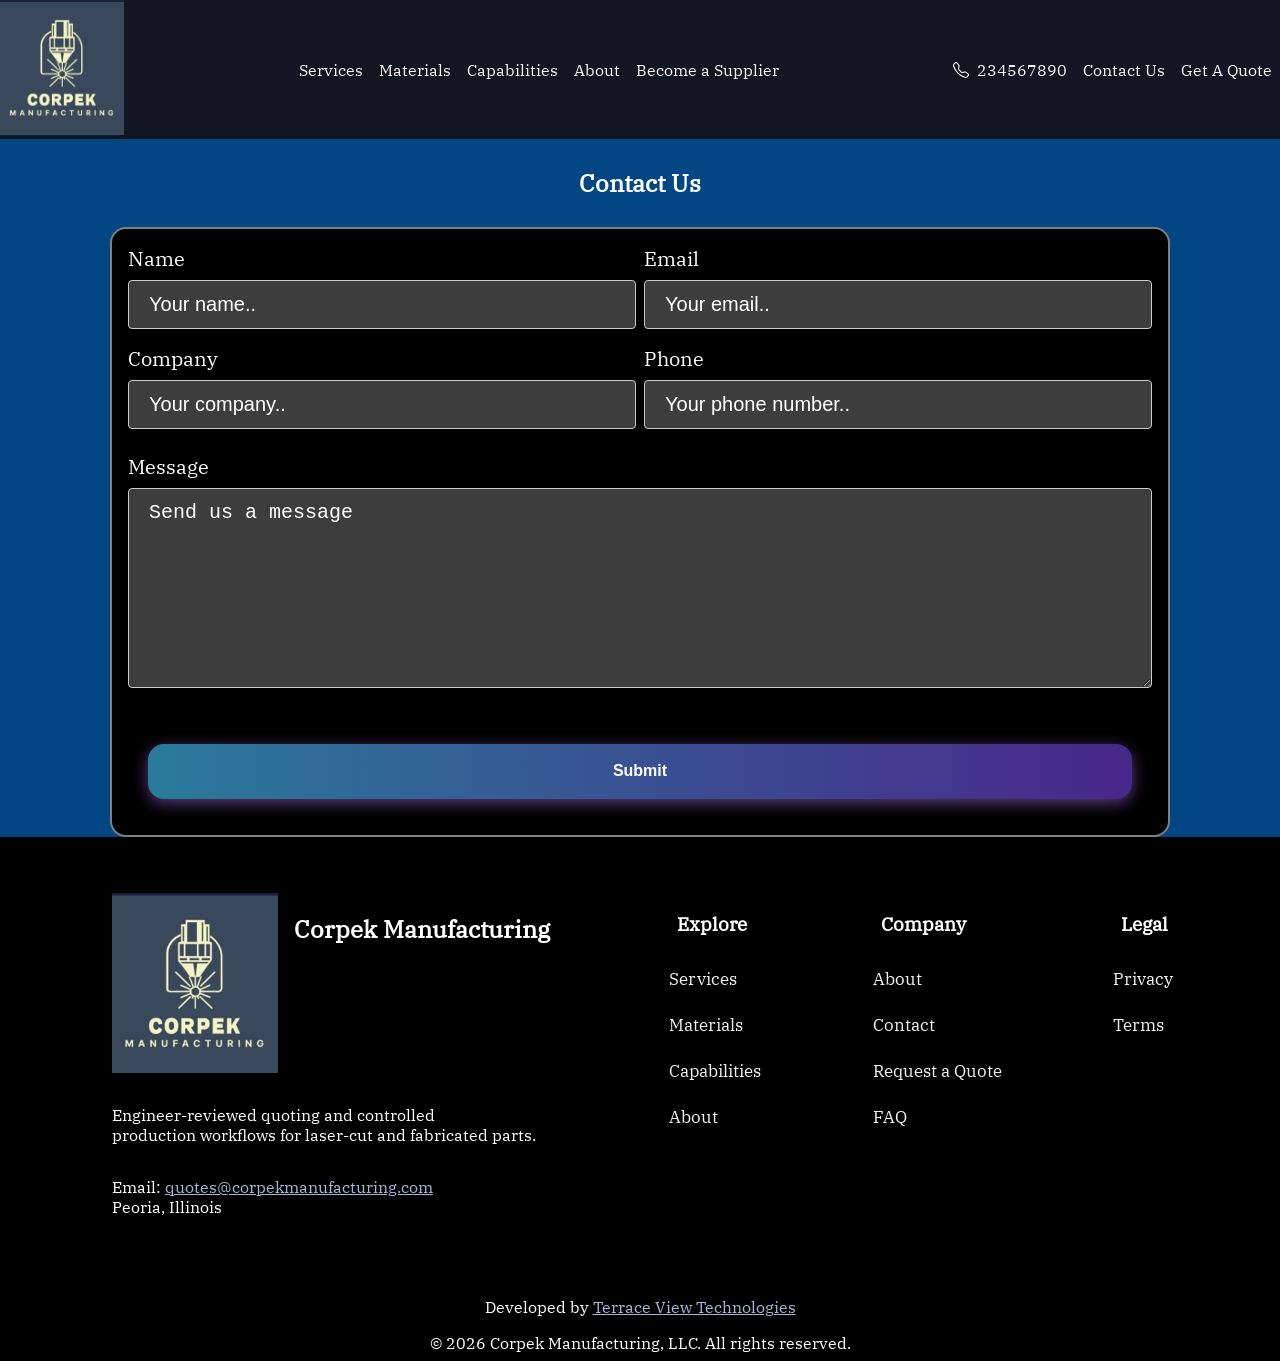
<file: contact.html>
<!DOCTYPE html>
<html lang="en">

<head>
    <meta charset="UTF-8" />
    <meta name="viewport" content="width=device-width, initial-scale=1.0" />
    <title>Corpek Manufacturing - Modern Fabrication for Real-World Production</title>
    <link rel="stylesheet" href="style.css" />

<body>

    <!-- Netlify Form Detector (Hidden) -->
    <form enctype='multipart/form-data' hidden method='POST' name='quote-request'>
        <input type="hidden" name="form-name" value="quote-request" />
        <input name="bot-field" />

        <input name="name" />
        <input name="email" />
        <input name="company" />
        <input name="phone" />
        <input name="quantity" />
        <input name="due_date" />
        <textarea name="notes"></textarea>

        <!-- ✅ lock file types here too -->
        <input type="file" name="file" accept=".dxf,.dwg,.step,.stp,.pdf,.zip" />
    </form>

    <!-- Navbar -->
    <section class="nav" id="navbar">
        <a href="index.html" style="padding:0;"><img src="images/CorpekLogo.jpg" alt="Corpek Manufacturing"
                class="logo"></img></a>
        <a class="serv-link" href="services.html">Services</a>
        <a href="materials.html">Materials</a>
        <a href="capabilities.html">Capabilities</a>
        <a href="about.html">About</a>
        <a href="supplier.html">Become a Supplier</a>
        <svg xmlns="http://www.w3.org/2000/svg" width="16" height="16" fill="currentColor" class="svg-phone"
            viewBox="0 0 16 16">
            <path
                d="M3.654 1.328a.678.678 0 0 0-1.015-.063L1.605 2.3c-.483.484-.661 1.169-.45 1.77a17.6 17.6 0 0 0 4.168 6.608 17.6 17.6 0 0 0 6.608 4.168c.601.211 1.286.033 1.77-.45l1.034-1.034a.678.678 0 0 0-.063-1.015l-2.307-1.794a.68.68 0 0 0-.58-.122l-2.19.547a1.75 1.75 0 0 1-1.657-.459L5.482 8.062a1.75 1.75 0 0 1-.46-1.657l.548-2.19a.68.68 0 0 0-.122-.58zM1.884.511a1.745 1.745 0 0 1 2.612.163L6.29 2.98c.329.423.445.974.315 1.494l-.547 2.19a.68.68 0 0 0 .178.643l2.457 2.457a.68.68 0 0 0 .644.178l2.189-.547a1.75 1.75 0 0 1 1.494.315l2.306 1.794c.829.645.905 1.87.163 2.611l-1.034 1.034c-.74.74-1.846 1.065-2.877.702a18.6 18.6 0 0 1-7.01-4.42 18.6 18.6 0 0 1-4.42-7.009c-.362-1.03-.037-2.137.703-2.877z" />
        </svg>
        <a href="tel:+1234567890">234567890</a>
        <a href="contact.html">Contact Us</a>
        <a href="quote.html">Get A Quote</a>
        <a href="javascript:void(0);" class="icon" onclick="myFunction()">
            <svg xmlns="http://www.w3.org/2000/svg" width="16" height="16" fill="currentColor" class="bi bi-list"
                viewBox="0 0 16 16">
                <path fill-rule="evenodd"
                    d="M2.5 12a.5.5 0 0 1 .5-.5h10a.5.5 0 0 1 0 1H3a.5.5 0 0 1-.5-.5m0-4a.5.5 0 0 1 .5-.5h10a.5.5 0 0 1 0 1H3a.5.5 0 0 1-.5-.5m0-4a.5.5 0 0 1 .5-.5h10a.5.5 0 0 1 0 1H3a.5.5 0 0 1-.5-.5" />
            </svg>
        </a>
    </section>

    <!-- Form -->
    <h2 style=" text-align: center;">Contact Us</h2>
    <section class="form" style="display: flex; justify-content: center;">
        <section class="form-layout">
            <div class="form-name">
                <label for="name">Name</label>
                <input type="text" id="name" name="name" placeholder="Your name..">
            </div>
            <div class="form-email">
                <label for="name">Email</label>
                <input type="text" id="name" name="name" placeholder="Your email..">
            </div>
            <div class="form-company">
                <label for="name">Company</label>
                <input type="text" id="name" name="name" placeholder="Your company..">
            </div>
            <div class="form-phone">
                <label for="name">Phone</label>
                <input type="text" id="name" name="name" placeholder="Your phone number..">
            </div>
            <div class="form-notes">
                <label for="Message">Message</label>
                <textarea id="Message" name="Message" placeholder="Send us a message" style="height:200px"></textarea>
            </div>
            <div class="form-submit" style="display: flex; justify-content: center;">
                <button style="width:80vw; justify-self: center;" class="btn-hover color-3">Submit</button>
            </div>
        </section>
    </section>

    <!-- Footer -->
    <section class="footer" style="display: flex; justify-content: space-around; padding: 3rem; background: #000000;">
        <section class="footer-col1">
            <div style="display: flex;">
                <img src="images/CorpekLogo.jpg" alt="Corpek Manufacturing" class="logo-bottom"></img>
                <h2>Corpek Manufacturing</h2>
            </div>
            <p>Engineer-reviewed quoting and controlled <br>
                production workflows for laser-cut and fabricated parts.</p>
            <p>Email: <a href="mailto:quotes@corpekmanufacturing.com"
                    style="color: #a6b7d8;">quotes@corpekmanufacturing.com</a><br>
                Peoria, Illinois</p>
        </section>
        <section class="footer-col2">
            <h3>Explore</h3>
            <div class="footer-link">
                <a href="services.html">Services</a>
            </div>
            <div class="footer-link">
                <a href="materials.html">Materials</a>
            </div>
            <div class="footer-link">
                <a href="capabilities.html">Capabilities</a>
            </div>
            <div class="footer-link">
                <a href="about.html">About</a>
            </div>
        </section>
        <section class="footer-col2">
            <h3>Company</h3>
            <div class="footer-link">
                <a href="about.html">About</a>
            </div>
            <div class="footer-link">
                <a href="contact.html">Contact</a>
            </div>
            <div class="footer-link">
                <a href="quote.html">Request a Quote</a>
            </div>
            <div class="footer-link">
                <a href="about.html#faq">FAQ</a>
            </div>
        </section>
        <section class="footer-col2">
            <h3>Legal</h3>
            <div class="footer-link">
                <a href="privacy.html">Privacy</a>
            </div>
            <div class="footer-link">
                <a href="terms.html">Terms</a>
            </div>
        </section>
    </section>
    <p style="text-align: center; background-color: black; margin: 0px;">Developed by <a
            href="https://www.terraceviewtechnologies.com" style="color: #a6b7d8;">Terrace View Technologies</a></p>
    <p style="text-align: center; background-color: black; margin: 0px;">© 2026 Corpek Manufacturing, LLC. All
        rights
        reserved.</p>
    <script src="script.js"></script>
</body>

</html>
</file>
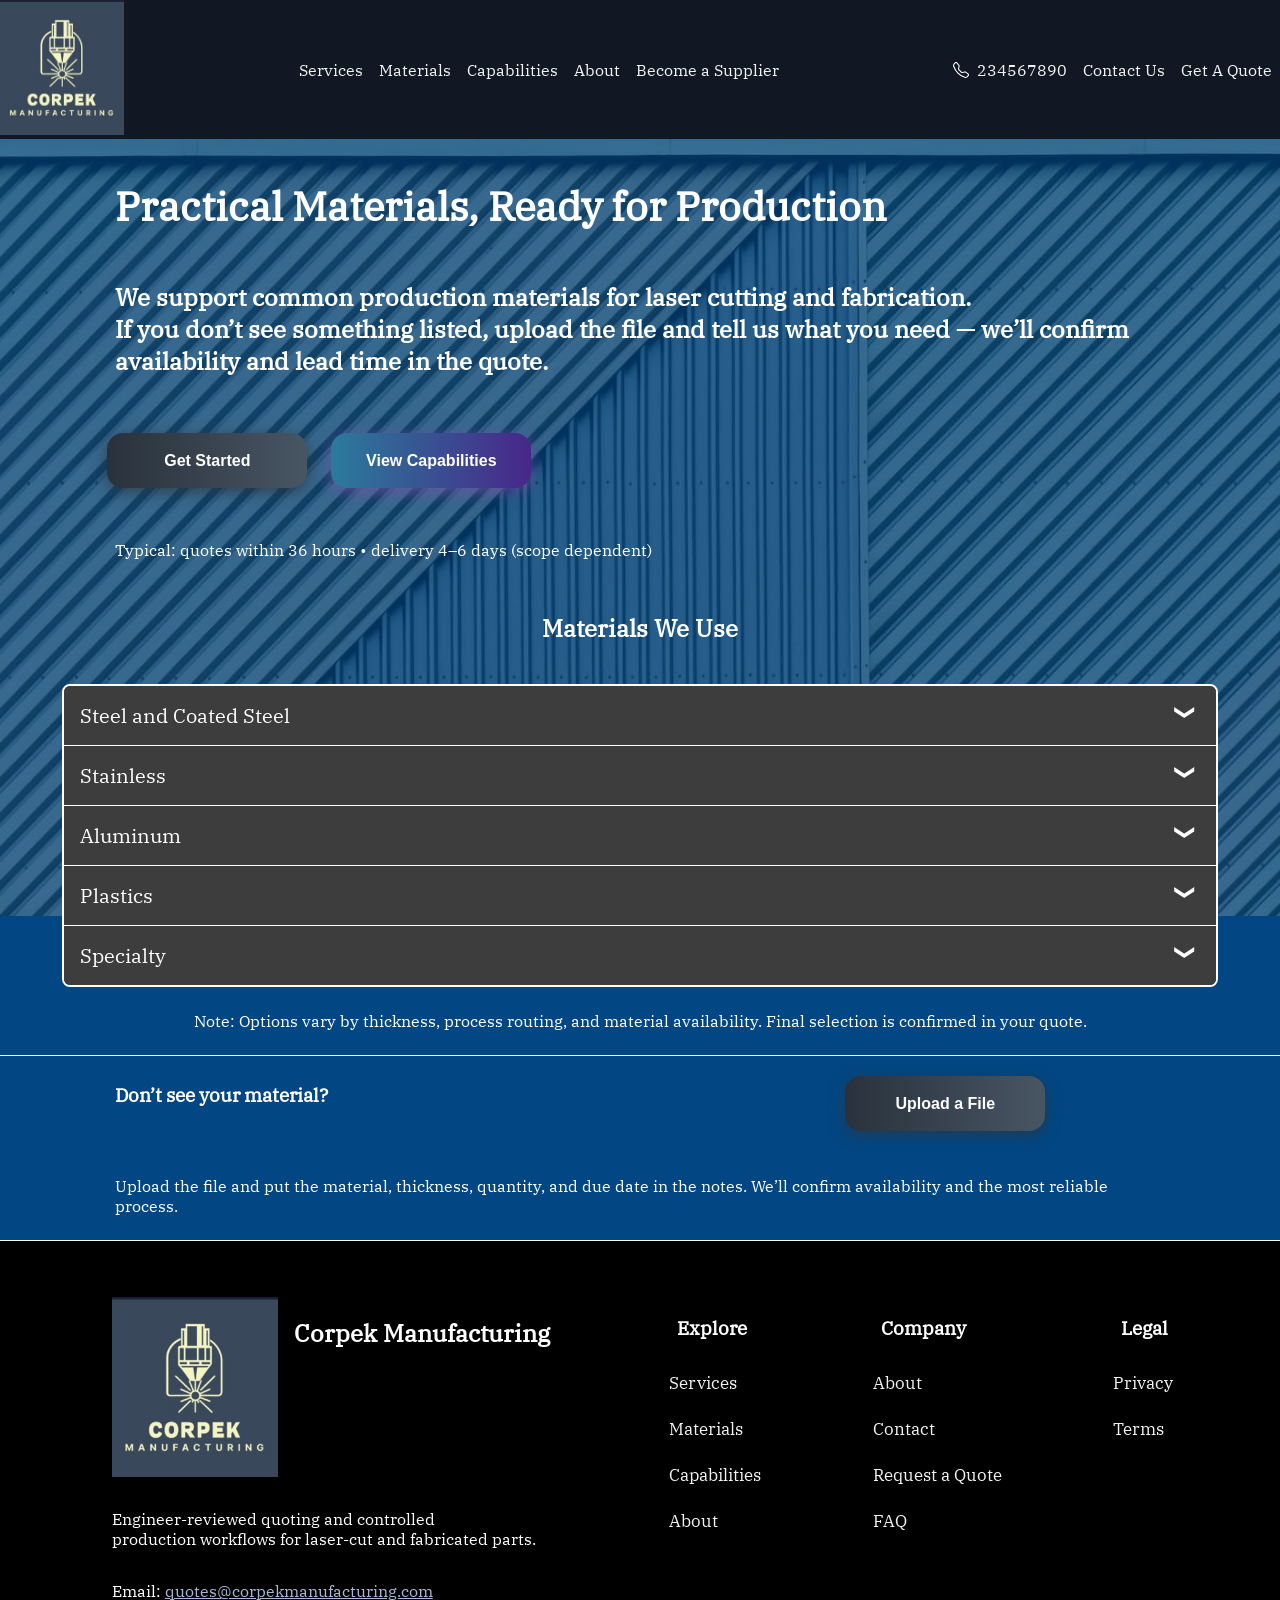
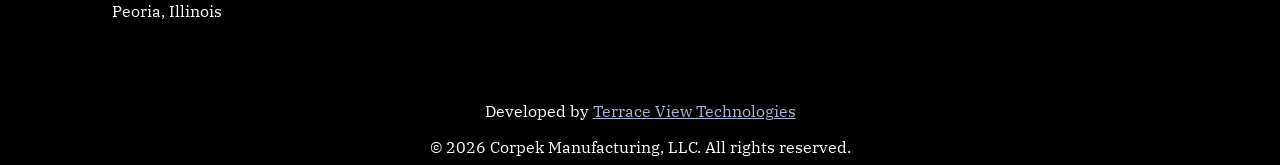
<file: materials.html>
<!DOCTYPE html>
<html lang="en">

<head>
    <meta charset="UTF-8" />
    <meta name="viewport" content="width=device-width, initial-scale=1.0" />
    <title>Corpek Manufacturing - Modern Fabrication for Real-World Production</title>
    <link rel="stylesheet" href="style.css" />

<body>

    <!-- Netlify Form Detector (Hidden) -->
    <form enctype='multipart/form-data' hidden method='POST' name='quote-request'>
        <input type="hidden" name="form-name" value="quote-request" />
        <input name="bot-field" />

        <input name="name" />
        <input name="email" />
        <input name="company" />
        <input name="phone" />
        <input name="quantity" />
        <input name="due_date" />
        <textarea name="notes"></textarea>

        <!-- ✅ lock file types here too -->
        <input type="file" name="file" accept=".dxf,.dwg,.step,.stp,.pdf,.zip" />
    </form>

    <!-- Navbar -->
    <section class="nav" id="navbar">
        <a href="index.html" style="padding:0;"><img src="images/CorpekLogo.jpg" alt="Corpek Manufacturing"
                class="logo"></img></a>
        <a class="serv-link" href="services.html">Services</a>
        <a href="materials.html">Materials</a>
        <a href="capabilities.html">Capabilities</a>
        <a href="about.html">About</a>
        <a href="supplier.html">Become a Supplier</a>
        <svg xmlns="http://www.w3.org/2000/svg" width="16" height="16" fill="currentColor" class="svg-phone"
            viewBox="0 0 16 16">
            <path
                d="M3.654 1.328a.678.678 0 0 0-1.015-.063L1.605 2.3c-.483.484-.661 1.169-.45 1.77a17.6 17.6 0 0 0 4.168 6.608 17.6 17.6 0 0 0 6.608 4.168c.601.211 1.286.033 1.77-.45l1.034-1.034a.678.678 0 0 0-.063-1.015l-2.307-1.794a.68.68 0 0 0-.58-.122l-2.19.547a1.75 1.75 0 0 1-1.657-.459L5.482 8.062a1.75 1.75 0 0 1-.46-1.657l.548-2.19a.68.68 0 0 0-.122-.58zM1.884.511a1.745 1.745 0 0 1 2.612.163L6.29 2.98c.329.423.445.974.315 1.494l-.547 2.19a.68.68 0 0 0 .178.643l2.457 2.457a.68.68 0 0 0 .644.178l2.189-.547a1.75 1.75 0 0 1 1.494.315l2.306 1.794c.829.645.905 1.87.163 2.611l-1.034 1.034c-.74.74-1.846 1.065-2.877.702a18.6 18.6 0 0 1-7.01-4.42 18.6 18.6 0 0 1-4.42-7.009c-.362-1.03-.037-2.137.703-2.877z" />
        </svg>
        <a href="tel:+1234567890">234567890</a>
        <a href="contact.html">Contact Us</a>
        <a href="quote.html">Get A Quote</a>
        <a href="javascript:void(0);" class="icon" onclick="myFunction()">
            <svg xmlns="http://www.w3.org/2000/svg" width="16" height="16" fill="currentColor" class="bi bi-list"
                viewBox="0 0 16 16">
                <path fill-rule="evenodd"
                    d="M2.5 12a.5.5 0 0 1 .5-.5h10a.5.5 0 0 1 0 1H3a.5.5 0 0 1-.5-.5m0-4a.5.5 0 0 1 .5-.5h10a.5.5 0 0 1 0 1H3a.5.5 0 0 1-.5-.5m0-4a.5.5 0 0 1 .5-.5h10a.5.5 0 0 1 0 1H3a.5.5 0 0 1-.5-.5" />
            </svg>
        </a>
    </section>




    <div class="wrap">
        <img src="images/steel.jpg" alt="Corpek Manufacturing" class="hero-background"></img>

        <section class="hero-nocard-layout">
            <section class="hero-text">
                <h2 class="hero-header">Practical Materials, Ready for Production</h2>
                <h2>We support common production materials for laser cutting and
                    fabrication.<br>
                    If you don’t see something listed, upload the file and tell us what you need — we’ll confirm
                    availability and lead time in the quote.</h2>
            </section>
            <section class="hero-buttons">
                <a href="quote.html"><button class="btn-hover color-8" style="margin-left: 0;">Get Started</button></a>
                <a href="capabilities.html"><button class="btn-hover color-3" style="margin-left: 0;">View
                        Capabilities</button></a>
            </section>

            <section class="hero-text-bottom">
                <p>Typical: quotes within 36 hours • delivery 4–6 days (scope dependent)</p>
            </section>
        </section>

        <h2 style="text-align: center; position: relative;">Materials We Use</h2>

        <section style="position: relative;" class="accordion">
            <div class="tab">
                <input type="checkbox" name="accordion-1" id="cb1">
                <label for="cb1" class="tab__label">Steel and Coated Steel</label>
                <div class="tab__content">
                    <p style="font-size: 1.25rem;">Best value for brackets, mounts, frames, and general fabrication.
                    </p>
                    <ul>
                        <li>Mild Steel (A36 / 1008 / 1018)</li>
                        <li>Galvanized (G90)</li>
                        <li>Spring Steel (1075 / 1095) — limited</li>
                        <li>Wear Plate (AR400 / AR500) — limited</li>
                    </ul>
                </div>
            </div>
            <div class="page-borders"></div>
            <div class="tab">
                <input type="checkbox" name="accordion-1" id="cb2">
                <label for="cb2" class="tab__label">Stainless</label>
                <div class="tab__content">
                    <p style="font-size: 1.25rem;">Corrosion resistant for washdown, outdoor, and harsh environments.
                    </p>
                    <ul>
                        <li>304 Stainless</li>
                        <li>316 Stainless</li>
                        <li>Other stainless grades by request</li>
                    </ul>
                </div>
            </div>
            <div class="page-borders"></div>
            <div class="tab">
                <input type="checkbox" name="accordion-1" id="cb3">
                <label for="cb3" class="tab__label">Aluminum</label>
                <div class="tab__content">
                    <p style="font-size: 1.25rem;">Lightweight parts, panels, enclosures, and bent sheet applications.
                    </p>
                    <ul>
                        <li>5052-H32</li>
                        <li>6061-T6</li>
                        <li>7075-T6 (limited)</li>
                        <li>2024-T3 (limited)</li>
                    </ul>
                </div>
            </div>
            <div class="page-borders"></div>
            <div class="tab">
                <input type="checkbox" name="accordion-1" id="cb4">
                <label for="cb4" class="tab__label">Plastics</label>
                <div class="tab__content">
                    <p style="font-size: 1.25rem;">Covers routed profiles, guards, panels, and non-metal components.
                    </p>
                    <ul>
                        <li>ABS, Acrylic, Polycarbonate</li>
                        <li>HDPE, UHMW, Delrin</li>
                        <li>Carbon Fiber (process dependent) — limited</li>
                    </ul>
                </div>
            </div>
            <div class="page-borders"></div>
            <div class="tab">
                <input type="checkbox" name="accordion-1" id="cb5">
                <label for="cb5" class="tab__label">Specialty</label>
                <div class="tab__content">
                    <p style="font-size: 1.25rem;">Quoted case-by-case based on thickness, process, and sourcing.
                    </p>
                    <ul>
                        <li>AR Plate</li>
                        <li>Titanium</li>
                        <li>Carbon Fiber</li>
                    </ul>
                </div>
            </div>
        </section>
        <p style="text-align: center;">Note: Options vary by thickness, process routing, and material availability.
            Final
            selection is confirmed in your quote.</p>
        <div class="page-borders"></div>
    </div>

    <div class="text-button-layout">
        <div class="top-text">
            <h3>Don’t see your material?</h3>
        </div>
        <div class="bottom-text">
            <p>Upload the file and put the material, thickness, quantity, and due date in the notes. We’ll confirm
                availability and the most reliable process.</p>
        </div>
        <div class="button" style="display: flex; justify-content: center;">
            <a href="quote.html"><button style="margin-bottom: 0; " class=" btn-hover color-8">Upload a
                    File</button></a>
        </div>
    </div>
    </div>
    <div class="page-borders"></div>

    <!-- Footer -->
    <section class="footer" style="display: flex; justify-content: space-around; padding: 3rem; background: #000000;">
        <section class="footer-col1">
            <div style="display: flex;">
                <img src="images/CorpekLogo.jpg" alt="Corpek Manufacturing" class="logo-bottom"></img>
                <h2>Corpek Manufacturing</h2>
            </div>
            <p>Engineer-reviewed quoting and controlled <br>
                production workflows for laser-cut and fabricated parts.</p>
            <p>Email: <a href="mailto:quotes@corpekmanufacturing.com"
                    style="color: #a6b7d8;">quotes@corpekmanufacturing.com</a><br>
                Peoria, Illinois</p>
        </section>
        <section class="footer-col2">
            <h3>Explore</h3>
            <div class="footer-link">
                <a href="services.html">Services</a>
            </div>
            <div class="footer-link">
                <a href="materials.html">Materials</a>
            </div>
            <div class="footer-link">
                <a href="capabilities.html">Capabilities</a>
            </div>
            <div class="footer-link">
                <a href="about.html">About</a>
            </div>
        </section>
        <section class="footer-col2">
            <h3>Company</h3>
            <div class="footer-link">
                <a href="about.html">About</a>
            </div>
            <div class="footer-link">
                <a href="contact.html">Contact</a>
            </div>
            <div class="footer-link">
                <a href="quote.html">Request a Quote</a>
            </div>
            <div class="footer-link">
                <a href="about.html#faq">FAQ</a>
            </div>
        </section>
        <section class="footer-col2">
            <h3>Legal</h3>
            <div class="footer-link">
                <a href="privacy.html">Privacy</a>
            </div>
            <div class="footer-link">
                <a href="terms.html">Terms</a>
            </div>
        </section>
    </section>
    <p style="text-align: center; background-color: black; margin: 0px;">Developed by <a
            href="https://www.terraceviewtechnologies.com" style="color: #a6b7d8;">Terrace View Technologies</a></p>
    <p style="text-align: center; background-color: black; margin: 0px;">© 2026 Corpek Manufacturing, LLC. All
        rights
        reserved.</p>
    <script src="script.js"></script>
</body>

</html>
</file>
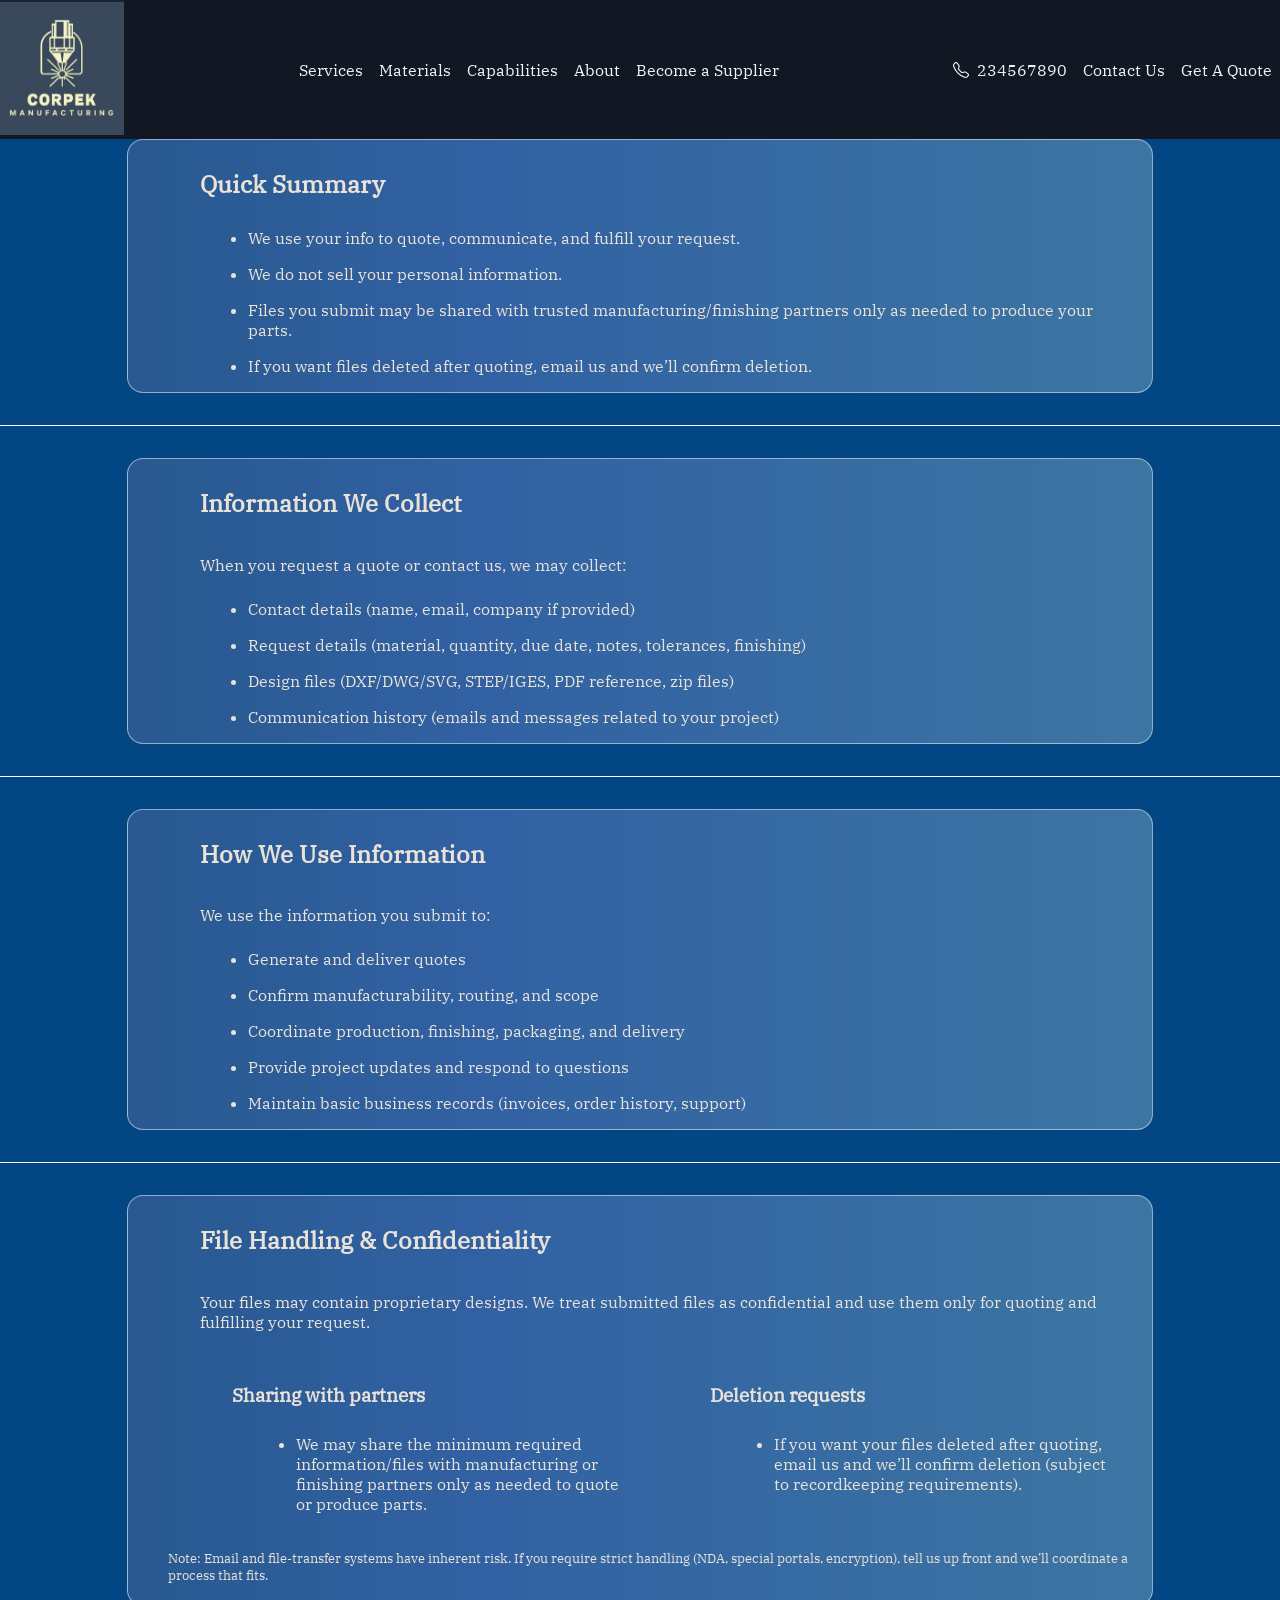
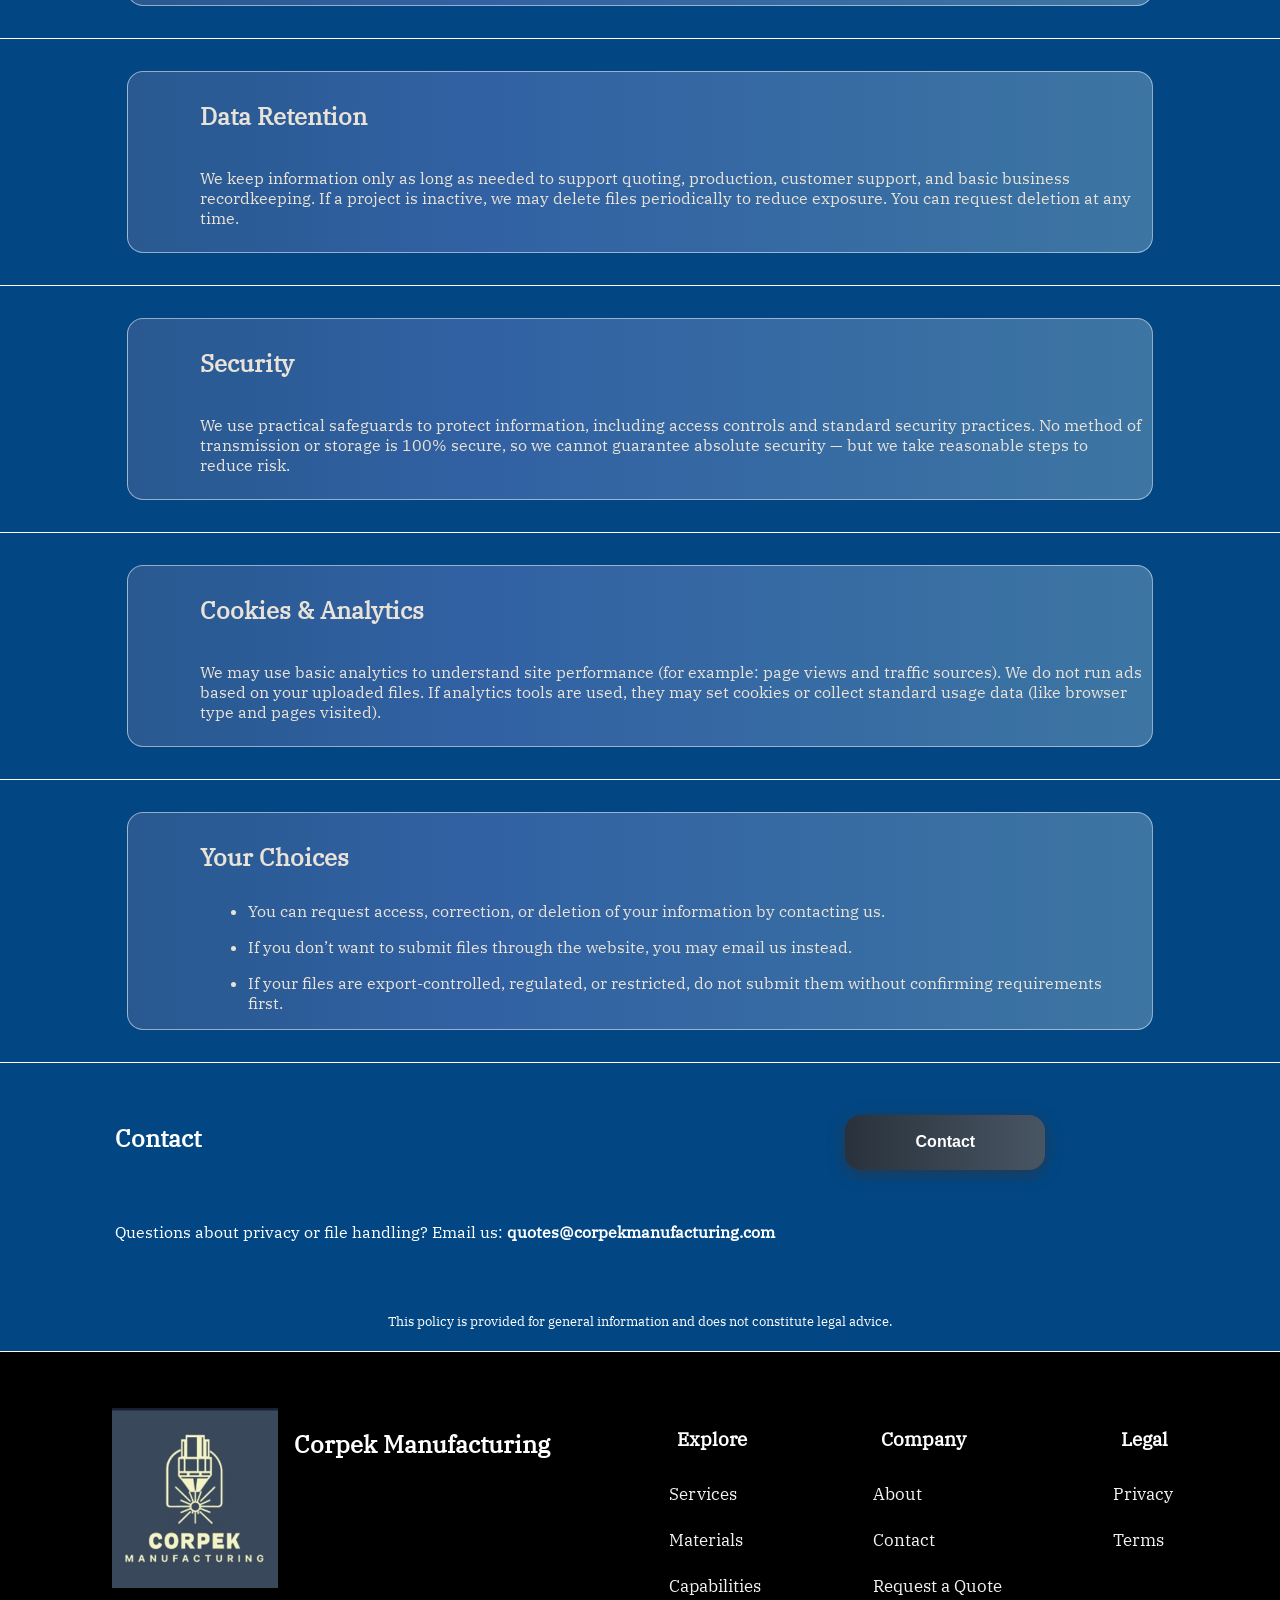
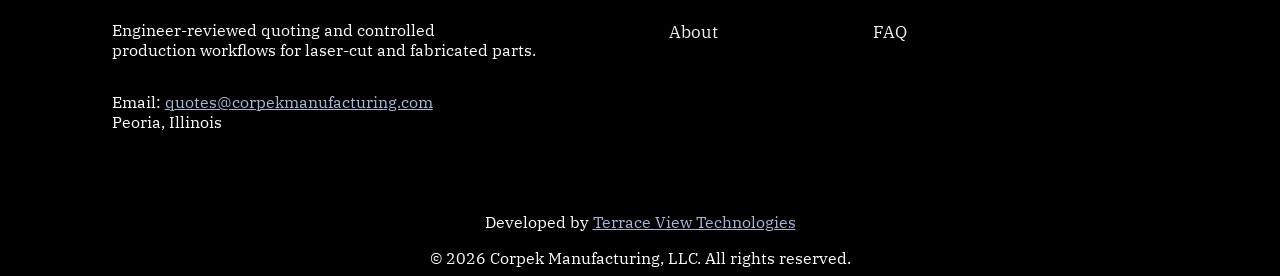
<file: privacy.html>
<!DOCTYPE html>
<html lang="en">

<head>
    <meta charset="UTF-8" />
    <meta name="viewport" content="width=device-width, initial-scale=1.0" />
    <title>Corpek Manufacturing - Modern Fabrication for Real-World Production</title>
    <link rel="stylesheet" href="style.css" />

<body>

    <!-- Netlify Form Detector (Hidden) -->
    <form enctype='multipart/form-data' hidden method='POST' name='quote-request'>
        <input type="hidden" name="form-name" value="quote-request" />
        <input name="bot-field" />

        <input name="name" />
        <input name="email" />
        <input name="company" />
        <input name="phone" />
        <input name="quantity" />
        <input name="due_date" />
        <textarea name="notes"></textarea>

        <!-- ✅ lock file types here too -->
        <input type="file" name="file" accept=".dxf,.dwg,.step,.stp,.pdf,.zip" />
    </form>

    <!-- Navbar -->
    <section class="nav" id="navbar">
        <a href="index.html" style="padding:0;"><img src="images/CorpekLogo.jpg" alt="Corpek Manufacturing"
                class="logo"></img></a>
        <a class="serv-link" href="services.html">Services</a>
        <a href="materials.html">Materials</a>
        <a href="capabilities.html">Capabilities</a>
        <a href="about.html">About</a>
        <a href="supplier.html">Become a Supplier</a>
        <svg xmlns="http://www.w3.org/2000/svg" width="16" height="16" fill="currentColor" class="svg-phone"
            viewBox="0 0 16 16">
            <path
                d="M3.654 1.328a.678.678 0 0 0-1.015-.063L1.605 2.3c-.483.484-.661 1.169-.45 1.77a17.6 17.6 0 0 0 4.168 6.608 17.6 17.6 0 0 0 6.608 4.168c.601.211 1.286.033 1.77-.45l1.034-1.034a.678.678 0 0 0-.063-1.015l-2.307-1.794a.68.68 0 0 0-.58-.122l-2.19.547a1.75 1.75 0 0 1-1.657-.459L5.482 8.062a1.75 1.75 0 0 1-.46-1.657l.548-2.19a.68.68 0 0 0-.122-.58zM1.884.511a1.745 1.745 0 0 1 2.612.163L6.29 2.98c.329.423.445.974.315 1.494l-.547 2.19a.68.68 0 0 0 .178.643l2.457 2.457a.68.68 0 0 0 .644.178l2.189-.547a1.75 1.75 0 0 1 1.494.315l2.306 1.794c.829.645.905 1.87.163 2.611l-1.034 1.034c-.74.74-1.846 1.065-2.877.702a18.6 18.6 0 0 1-7.01-4.42 18.6 18.6 0 0 1-4.42-7.009c-.362-1.03-.037-2.137.703-2.877z" />
        </svg>
        <a href="tel:+1234567890">234567890</a>
        <a href="contact.html">Contact Us</a>
        <a href="quote.html">Get A Quote</a>
        <a href="javascript:void(0);" class="icon" onclick="myFunction()">
            <svg xmlns="http://www.w3.org/2000/svg" width="16" height="16" fill="currentColor" class="bi bi-list"
                viewBox="0 0 16 16">
                <path fill-rule="evenodd"
                    d="M2.5 12a.5.5 0 0 1 .5-.5h10a.5.5 0 0 1 0 1H3a.5.5 0 0 1-.5-.5m0-4a.5.5 0 0 1 .5-.5h10a.5.5 0 0 1 0 1H3a.5.5 0 0 1-.5-.5m0-4a.5.5 0 0 1 .5-.5h10a.5.5 0 0 1 0 1H3a.5.5 0 0 1-.5-.5" />
            </svg>
        </a>
    </section>


    <!--Cards -->
    <div class="privacy-card">
        <div>
            <h2>Quick Summary</h2>
        </div>

        <div style="margin: 1rem;">
            <ul>
                <li>We use your info to quote, communicate, and fulfill your request.</li>
                <li>We do not sell your personal information.</li>
                <li>Files you submit may be shared with trusted manufacturing/finishing partners only as needed to
                    produce your parts.</li>
                <li>If you want files deleted after quoting, email us and we’ll confirm deletion.</li>

            </ul>
        </div>
    </div>
    <div class="page-borders-margin"></div>

    <div class="privacy-card">
        <div>
            <h2>Information We Collect</h2>
            <p>When you request a quote or contact us, we may collect:</p>
        </div>

        <div style="margin: 1rem;">
            <ul>
                <li>Contact details (name, email, company if provided)</li>
                <li>Request details (material, quantity, due date, notes, tolerances, finishing)</li>
                <li>Design files (DXF/DWG/SVG, STEP/IGES, PDF reference, zip files)</li>
                <li>Communication history (emails and messages related to your project)</li>

            </ul>
        </div>
    </div>
    <div class="page-borders-margin"></div>

    <div class="privacy-card">
        <div>
            <h2>How We Use Information</h2>
            <p>We use the information you submit to:</p>
        </div>

        <div style="margin: 1rem;">
            <ul>
                <li>Generate and deliver quotes</li>
                <li>Confirm manufacturability, routing, and scope</li>
                <li>Coordinate production, finishing, packaging, and delivery</li>
                <li>Provide project updates and respond to questions</li>
                <li>Maintain basic business records (invoices, order history, support)</li>

            </ul>
        </div>
    </div>
    <div class="page-borders-margin"></div>

    <div class="privacy-card">
        <div>
            <h2>File Handling & Confidentiality</h2>
            <p>Your files may contain proprietary designs. We treat submitted files as confidential and use them only
                for quoting and fulfilling your request.</p>
        </div>

        <div style="display: flex;">
            <div style="width:45%">
                <h3>Sharing with partners</h3>
                <ul>
                    <li>We may share the minimum required information/files with manufacturing or finishing partners
                        only as needed to quote or produce parts.</li>
                </ul>
            </div>
            <div style="width: 45%;">
                <h3>Deletion requests</h3>
                <ul>
                    <li>If you want your files deleted after quoting, email us and we’ll confirm deletion (subject to
                        recordkeeping requirements).</li>
                </ul>
            </div>
        </div>
        <p style="font-size: 0.8rem;">Note: Email and file-transfer systems have inherent risk. If you require strict
            handling (NDA, special
            portals, encryption), tell us up front and we’ll coordinate a process that fits.</p>
    </div>
    <div class="page-borders-margin"></div>

    <div class="privacy-card">
        <div>
            <h2>Data Retention</h2>
            <p>We keep information only as long as needed to support quoting, production, customer support, and basic
                business recordkeeping. If a project is inactive, we may delete files periodically to reduce exposure.
                You can request deletion at any time.</p>
        </div>
    </div>
    <div class="page-borders-margin"></div>

    <div class="privacy-card">
        <div>
            <h2>Security</h2>
            <p>We use practical safeguards to protect information, including access controls and standard security
                practices. No method of transmission or storage is 100% secure, so we cannot guarantee absolute security
                — but we take reasonable steps to reduce risk.</p>
        </div>
    </div>
    <div class="page-borders-margin"></div>

    <div class="privacy-card">
        <div>
            <h2>Cookies & Analytics</h2>
            <p>We may use basic analytics to understand site performance (for example: page views and traffic sources).
                We do not run ads based on your uploaded files. If analytics tools are used, they may set cookies or
                collect standard usage data (like browser type and pages visited).</p>
        </div>
    </div>
    <div class="page-borders-margin"></div>

    <div class="privacy-card">
        <div>
            <h2>Your Choices</h2>
        </div>

        <div style="margin: 1rem;">
            <ul>
                <li>You can request access, correction, or deletion of your information by contacting us.</li>
                <li>If you don’t want to submit files through the website, you may email us instead.</li>
                <li>If your files are export-controlled, regulated, or restricted, do not submit them without confirming
                    requirements first.</li>
            </ul>
        </div>
    </div>
    <div class="page-borders-margin"></div>

    <div class="text-button-layout">
        <div class="top-text">
            <h2>Contact</h2>
        </div>
        <div class="bottom-text">
            <p>Questions about privacy or file handling? Email us: <strong> quotes@corpekmanufacturing.com</strong>
            </p>
        </div>
        <div class="button">
            <button class="btn-hover color-8">Contact</button>
        </div>
    </div>
    <p style="font-size: 0.8rem; text-align: center;">This policy is provided for general information and does not
        constitute legal advice.</p>
    <div class="page-borders"></div>

    <!-- Footer -->
    <section class="footer" style="display: flex; justify-content: space-around; padding: 3rem; background: #000000;">
        <section class="footer-col1">
            <div style="display: flex;">
                <img src="images/CorpekLogo.jpg" alt="Corpek Manufacturing" class="logo-bottom"></img>
                <h2>Corpek Manufacturing</h2>
            </div>
            <p>Engineer-reviewed quoting and controlled <br>
                production workflows for laser-cut and fabricated parts.</p>
            <p>Email: <a href="mailto:quotes@corpekmanufacturing.com"
                    style="color: #a6b7d8;">quotes@corpekmanufacturing.com</a><br>
                Peoria, Illinois</p>
        </section>
        <section class="footer-col2">
            <h3>Explore</h3>
            <div class="footer-link">
                <a href="services.html">Services</a>
            </div>
            <div class="footer-link">
                <a href="materials.html">Materials</a>
            </div>
            <div class="footer-link">
                <a href="capabilities.html">Capabilities</a>
            </div>
            <div class="footer-link">
                <a href="about.html">About</a>
            </div>
        </section>
        <section class="footer-col2">
            <h3>Company</h3>
            <div class="footer-link">
                <a href="about.html">About</a>
            </div>
            <div class="footer-link">
                <a href="contact.html">Contact</a>
            </div>
            <div class="footer-link">
                <a href="quote.html">Request a Quote</a>
            </div>
            <div class="footer-link">
                <a href="about.html#faq">FAQ</a>
            </div>
        </section>
        <section class="footer-col2">
            <h3>Legal</h3>
            <div class="footer-link">
                <a href="privacy.html">Privacy</a>
            </div>
            <div class="footer-link">
                <a href="terms.html">Terms</a>
            </div>
        </section>
    </section>
    <p style="text-align: center; background-color: black; margin: 0px;">Developed by <a
            href="https://www.terraceviewtechnologies.com" style="color: #a6b7d8;">Terrace View Technologies</a></p>
    <p style="text-align: center; background-color: black; margin: 0px;">© 2026 Corpek Manufacturing, LLC. All
        rights
        reserved.</p>
    <script src="script.js"></script>
</body>

</html>
</file>
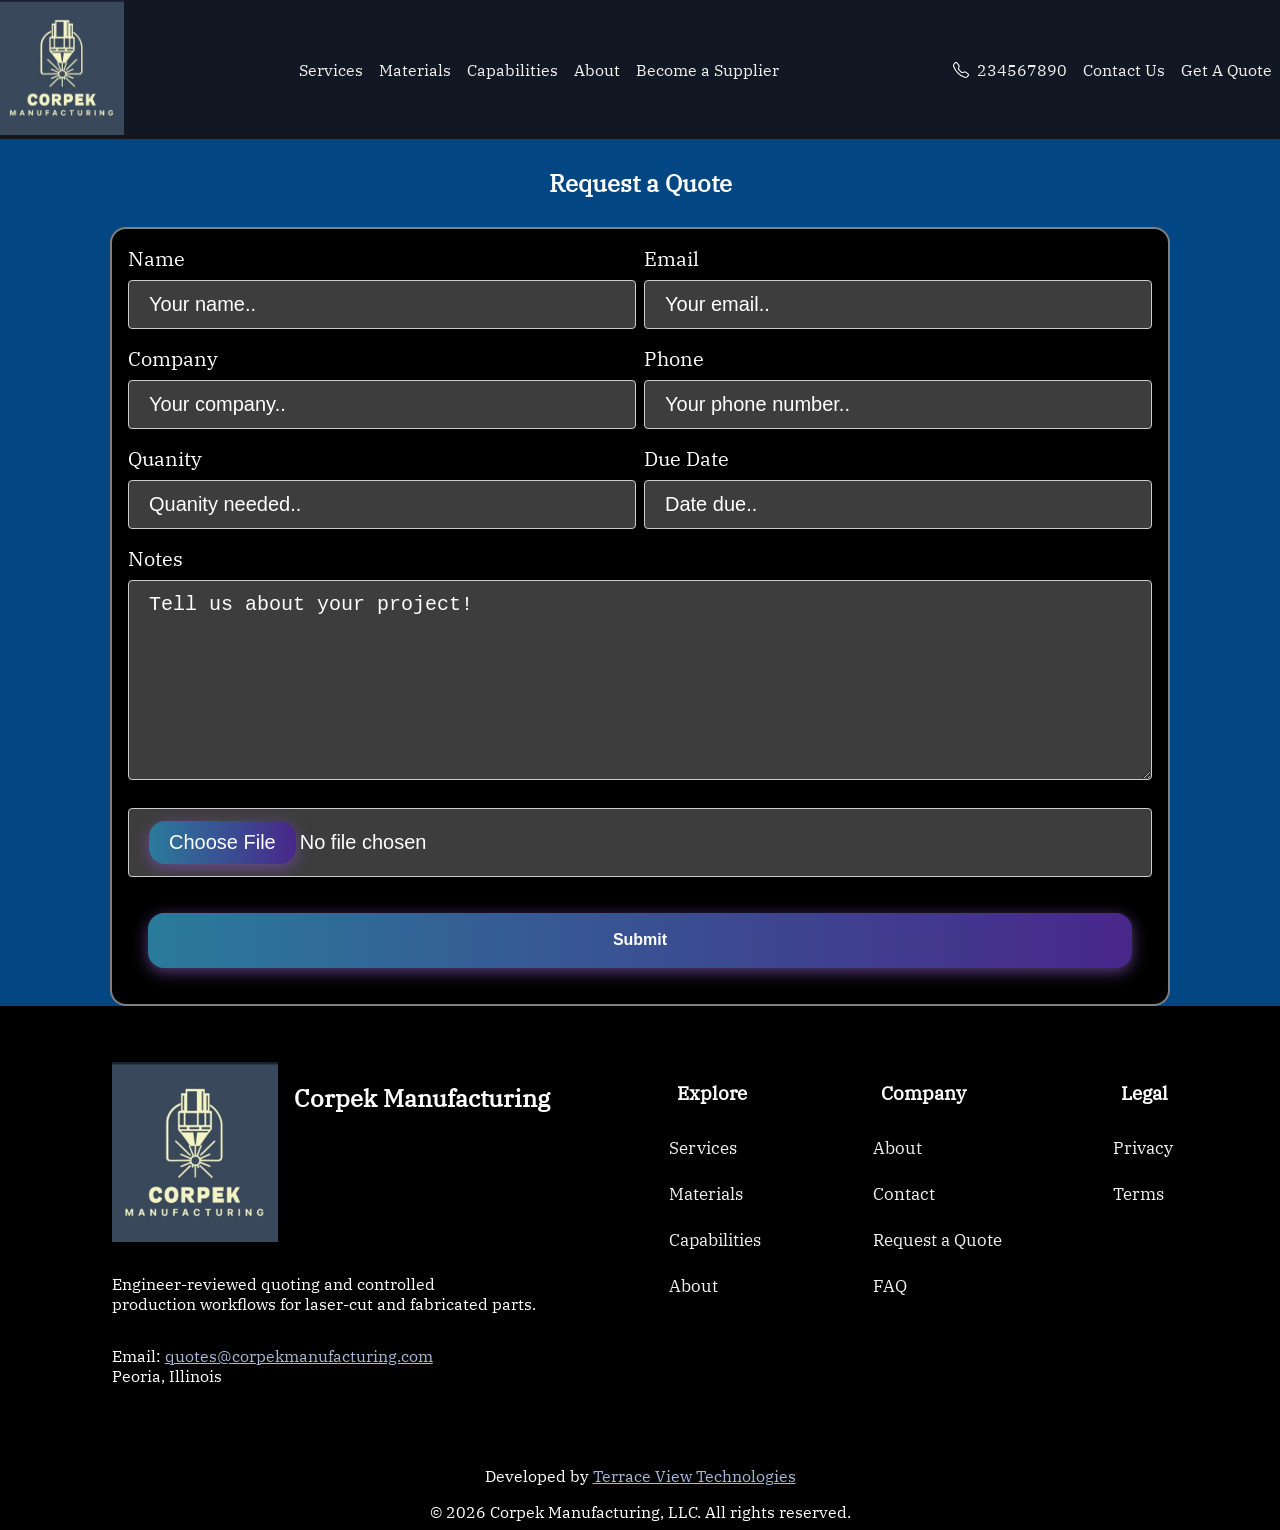
<file: quote.html>
<!DOCTYPE html>
<html lang="en">

<head>
    <meta charset="UTF-8" />
    <meta name="viewport" content="width=device-width, initial-scale=1.0" />
    <title>Corpek Manufacturing - Modern Fabrication for Real-World Production</title>
    <link rel="stylesheet" href="style.css" />

<body>

    <!-- Netlify Form Detector (Hidden) -->
    <form enctype='multipart/form-data' hidden method='POST' name='quote-request'>
        <input type="hidden" name="form-name" value="quote-request" />
        <input name="bot-field" />

        <input name="name" />
        <input name="email" />
        <input name="company" />
        <input name="phone" />
        <input name="quantity" />
        <input name="due_date" />
        <textarea name="notes"></textarea>

        <!-- ✅ lock file types here too -->
        <input type="file" name="file" accept=".dxf,.dwg,.step,.stp,.pdf,.zip" />
    </form>

    <!-- Navbar -->
    <section class="nav" id="navbar">
        <a href="index.html" style="padding:0;"><img src="images/CorpekLogo.jpg" alt="Corpek Manufacturing"
                class="logo"></img></a>
        <a class="serv-link" href="services.html">Services</a>
        <a href="materials.html">Materials</a>
        <a href="capabilities.html">Capabilities</a>
        <a href="about.html">About</a>
        <a href="supplier.html">Become a Supplier</a>
        <svg xmlns="http://www.w3.org/2000/svg" width="16" height="16" fill="currentColor" class="svg-phone"
            viewBox="0 0 16 16">
            <path
                d="M3.654 1.328a.678.678 0 0 0-1.015-.063L1.605 2.3c-.483.484-.661 1.169-.45 1.77a17.6 17.6 0 0 0 4.168 6.608 17.6 17.6 0 0 0 6.608 4.168c.601.211 1.286.033 1.77-.45l1.034-1.034a.678.678 0 0 0-.063-1.015l-2.307-1.794a.68.68 0 0 0-.58-.122l-2.19.547a1.75 1.75 0 0 1-1.657-.459L5.482 8.062a1.75 1.75 0 0 1-.46-1.657l.548-2.19a.68.68 0 0 0-.122-.58zM1.884.511a1.745 1.745 0 0 1 2.612.163L6.29 2.98c.329.423.445.974.315 1.494l-.547 2.19a.68.68 0 0 0 .178.643l2.457 2.457a.68.68 0 0 0 .644.178l2.189-.547a1.75 1.75 0 0 1 1.494.315l2.306 1.794c.829.645.905 1.87.163 2.611l-1.034 1.034c-.74.74-1.846 1.065-2.877.702a18.6 18.6 0 0 1-7.01-4.42 18.6 18.6 0 0 1-4.42-7.009c-.362-1.03-.037-2.137.703-2.877z" />
        </svg>
        <a href="tel:+1234567890">234567890</a>
        <a href="contact.html">Contact Us</a>
        <a href="quote.html">Get A Quote</a>
        <a href="javascript:void(0);" class="icon" onclick="myFunction()">
            <svg xmlns="http://www.w3.org/2000/svg" width="16" height="16" fill="currentColor" class="bi bi-list"
                viewBox="0 0 16 16">
                <path fill-rule="evenodd"
                    d="M2.5 12a.5.5 0 0 1 .5-.5h10a.5.5 0 0 1 0 1H3a.5.5 0 0 1-.5-.5m0-4a.5.5 0 0 1 .5-.5h10a.5.5 0 0 1 0 1H3a.5.5 0 0 1-.5-.5m0-4a.5.5 0 0 1 .5-.5h10a.5.5 0 0 1 0 1H3a.5.5 0 0 1-.5-.5" />
            </svg>
        </a>
    </section>

    <!-- Form -->
    <h2 style=" text-align: center;">Request a Quote</h2>
    <section class="form" style="display: flex; justify-content: center;">
        <section class="form-layout">
            <div class="form-name">
                <label for="name">Name</label>
                <input type="text" id="name" name="name" placeholder="Your name..">
            </div>
            <div class="form-email">
                <label for="name">Email</label>
                <input type="text" id="name" name="name" placeholder="Your email..">
            </div>
            <div class="form-company">
                <label for="name">Company</label>
                <input type="text" id="name" name="name" placeholder="Your company..">
            </div>
            <div class="form-phone">
                <label for="name">Phone</label>
                <input type="text" id="name" name="name" placeholder="Your phone number..">
            </div>
            <div class="form-quanity">
                <label for="name">Quanity</label>
                <input type="number" id="quanity" name="quanity" placeholder="Quanity needed..">
            </div>
            <div class="form-due">
                <label for="name">Due Date</label>
                <input type="text" id="name" name="name" placeholder="Date due..">
            </div>
            <div class="form-notes">
                <label for="Message">Notes</label>
                <textarea id="Message" name="Message" placeholder="Tell us about your project!"
                    style="height:200px"></textarea>
            </div>
            <div class="form-file">
                <input type="file" id="file" name="file">
            </div>
            <div class="form-submit" style="display: flex; justify-content: center;">
                <button style="width:80vw; justify-self: center;" class="btn-hover color-3">Submit</button>
            </div>
        </section>
    </section>

    <!-- Footer -->
    <section class="footer" style="display: flex; justify-content: space-around; padding: 3rem; background: #000000;">
        <section class="footer-col1">
            <div style="display: flex;">
                <img src="images/CorpekLogo.jpg" alt="Corpek Manufacturing" class="logo-bottom"></img>
                <h2>Corpek Manufacturing</h2>
            </div>
            <p>Engineer-reviewed quoting and controlled <br>
                production workflows for laser-cut and fabricated parts.</p>
            <p>Email: <a href="mailto:quotes@corpekmanufacturing.com"
                    style="color: #a6b7d8;">quotes@corpekmanufacturing.com</a><br>
                Peoria, Illinois</p>
        </section>
        <section class="footer-col2">
            <h3>Explore</h3>
            <div class="footer-link">
                <a href="services.html">Services</a>
            </div>
            <div class="footer-link">
                <a href="materials.html">Materials</a>
            </div>
            <div class="footer-link">
                <a href="capabilities.html">Capabilities</a>
            </div>
            <div class="footer-link">
                <a href="about.html">About</a>
            </div>
        </section>
        <section class="footer-col2">
            <h3>Company</h3>
            <div class="footer-link">
                <a href="about.html">About</a>
            </div>
            <div class="footer-link">
                <a href="contact.html">Contact</a>
            </div>
            <div class="footer-link">
                <a href="quote.html">Request a Quote</a>
            </div>
            <div class="footer-link">
                <a href="about.html#faq">FAQ</a>
            </div>
        </section>
        <section class="footer-col2">
            <h3>Legal</h3>
            <div class="footer-link">
                <a href="privacy.html">Privacy</a>
            </div>
            <div class="footer-link">
                <a href="terms.html">Terms</a>
            </div>
        </section>
    </section>
    <p style="text-align: center; background-color: black; margin: 0px;">Developed by <a
            href="https://www.terraceviewtechnologies.com" style="color: #a6b7d8;">Terrace View Technologies</a></p>
    <p style="text-align: center; background-color: black; margin: 0px;">© 2026 Corpek Manufacturing, LLC. All
        rights
        reserved.</p>
    <script src="script.js"></script>
</body>

</html>
</file>
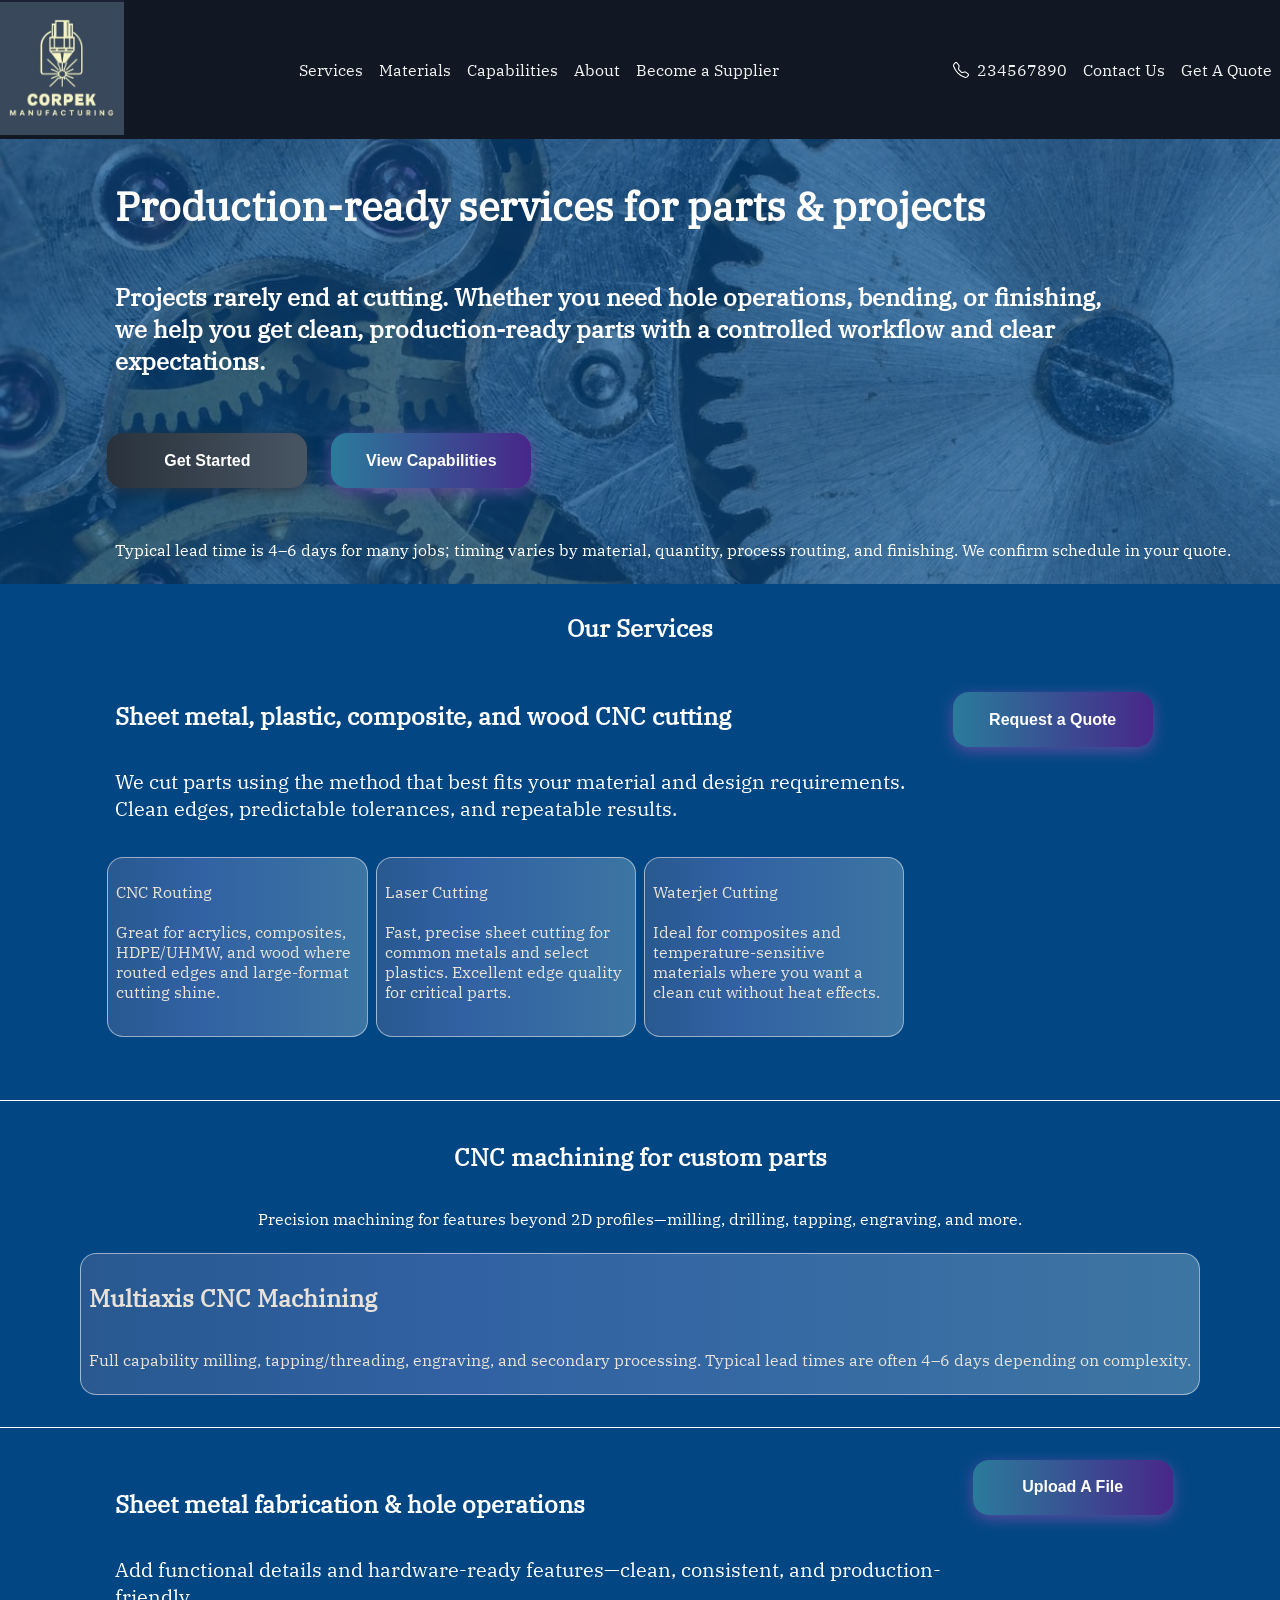
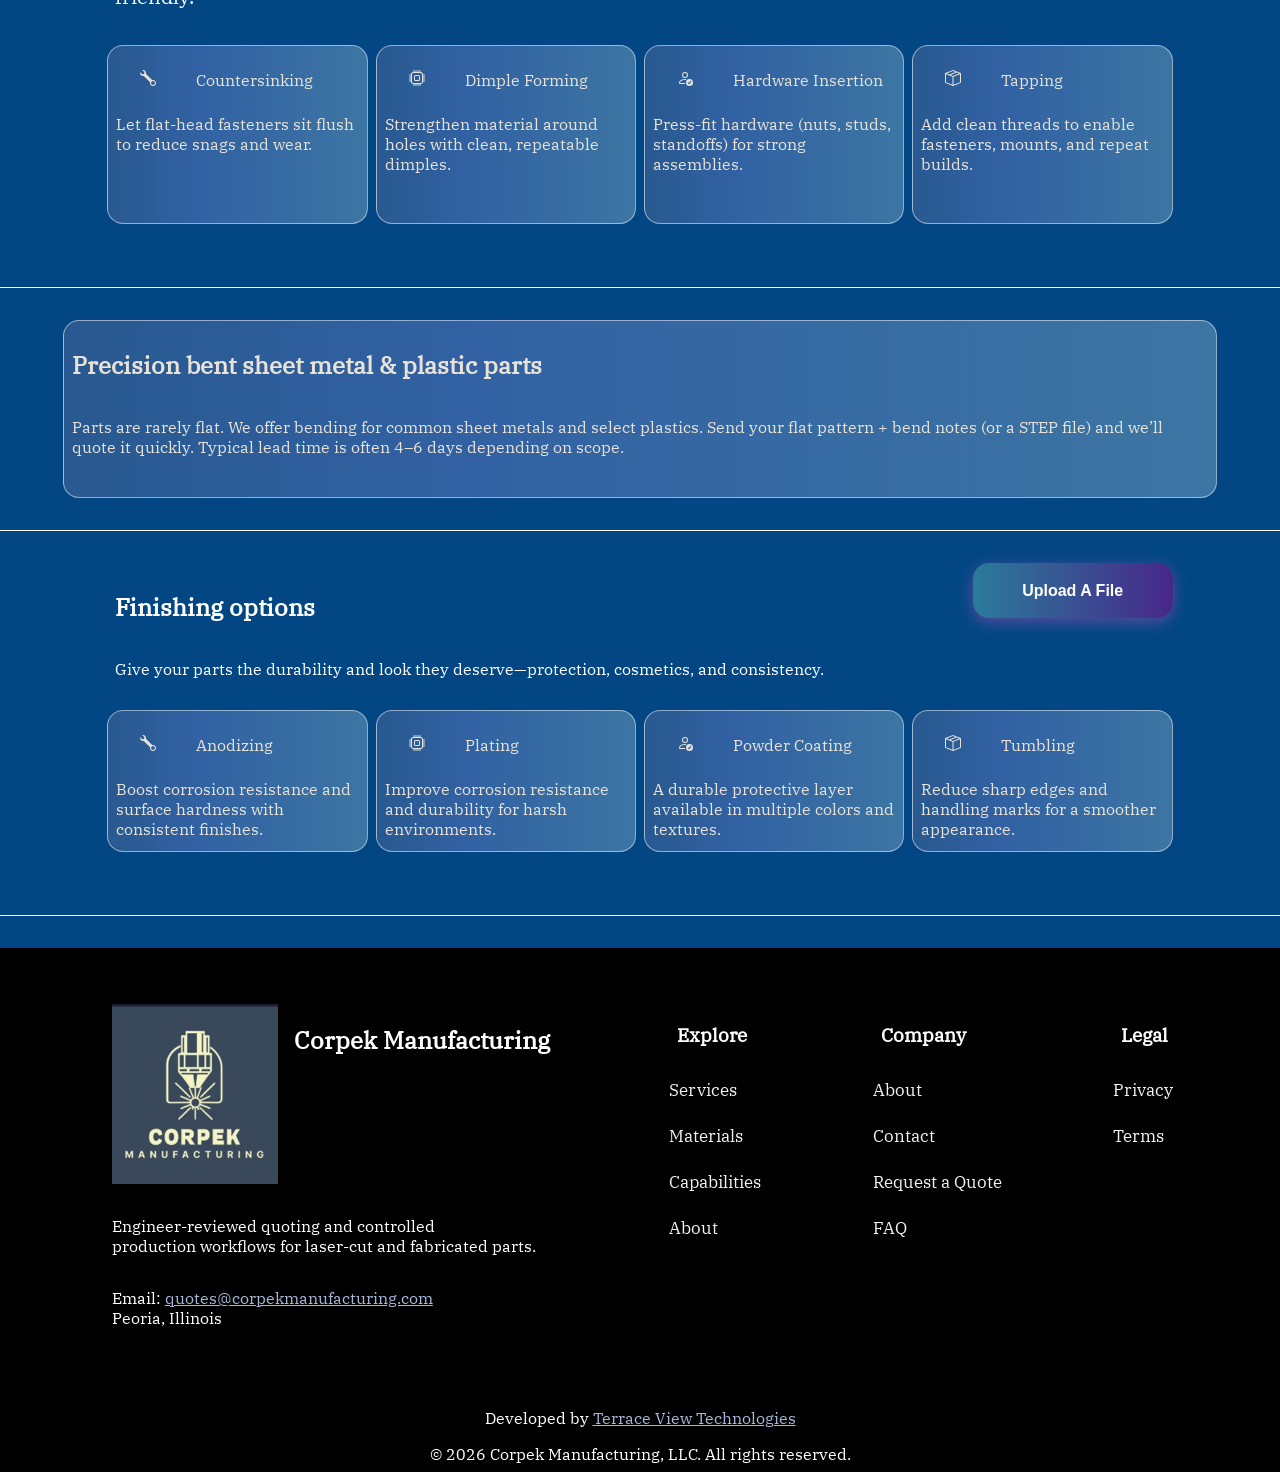
<file: services.html>
<!DOCTYPE html>
<html lang="en">

<head>
    <meta charset="UTF-8" />
    <meta name="viewport" content="width=device-width, initial-scale=1.0" />
    <title>Corpek Manufacturing - Modern Fabrication for Real-World Production</title>
    <link rel="stylesheet" href="style.css" />

<body>

    <!-- Netlify Form Detector (Hidden) -->
    <form enctype='multipart/form-data' hidden method='POST' name='quote-request'>
        <input type="hidden" name="form-name" value="quote-request" />
        <input name="bot-field" />

        <input name="name" />
        <input name="email" />
        <input name="company" />
        <input name="phone" />
        <input name="quantity" />
        <input name="due_date" />
        <textarea name="notes"></textarea>

        <!-- ✅ lock file types here too -->
        <input type="file" name="file" accept=".dxf,.dwg,.step,.stp,.pdf,.zip" />
    </form>

    <!-- Navbar -->
    <section class="nav" id="navbar">
        <a href="index.html" style="padding:0;"><img src="images/CorpekLogo.jpg" alt="Corpek Manufacturing"
                class="logo"></img></a>
        <a class="serv-link" href="services.html">Services</a>
        <a href="materials.html">Materials</a>
        <a href="capabilities.html">Capabilities</a>
        <a href="about.html">About</a>
        <a href="supplier.html">Become a Supplier</a>
        <svg xmlns="http://www.w3.org/2000/svg" width="16" height="16" fill="currentColor" class="svg-phone"
            viewBox="0 0 16 16">
            <path
                d="M3.654 1.328a.678.678 0 0 0-1.015-.063L1.605 2.3c-.483.484-.661 1.169-.45 1.77a17.6 17.6 0 0 0 4.168 6.608 17.6 17.6 0 0 0 6.608 4.168c.601.211 1.286.033 1.77-.45l1.034-1.034a.678.678 0 0 0-.063-1.015l-2.307-1.794a.68.68 0 0 0-.58-.122l-2.19.547a1.75 1.75 0 0 1-1.657-.459L5.482 8.062a1.75 1.75 0 0 1-.46-1.657l.548-2.19a.68.68 0 0 0-.122-.58zM1.884.511a1.745 1.745 0 0 1 2.612.163L6.29 2.98c.329.423.445.974.315 1.494l-.547 2.19a.68.68 0 0 0 .178.643l2.457 2.457a.68.68 0 0 0 .644.178l2.189-.547a1.75 1.75 0 0 1 1.494.315l2.306 1.794c.829.645.905 1.87.163 2.611l-1.034 1.034c-.74.74-1.846 1.065-2.877.702a18.6 18.6 0 0 1-7.01-4.42 18.6 18.6 0 0 1-4.42-7.009c-.362-1.03-.037-2.137.703-2.877z" />
        </svg>
        <a href="tel:+1234567890">234567890</a>
        <a href="contact.html">Contact Us</a>
        <a href="quote.html">Get A Quote</a>
        <a href="javascript:void(0);" class="icon" onclick="myFunction()">
            <svg xmlns="http://www.w3.org/2000/svg" width="16" height="16" fill="currentColor" class="bi bi-list"
                viewBox="0 0 16 16">
                <path fill-rule="evenodd"
                    d="M2.5 12a.5.5 0 0 1 .5-.5h10a.5.5 0 0 1 0 1H3a.5.5 0 0 1-.5-.5m0-4a.5.5 0 0 1 .5-.5h10a.5.5 0 0 1 0 1H3a.5.5 0 0 1-.5-.5m0-4a.5.5 0 0 1 .5-.5h10a.5.5 0 0 1 0 1H3a.5.5 0 0 1-.5-.5" />
            </svg>
        </a>
    </section>




    <div class="wrap">
        <img src="images/gears2.jpg" alt="Corpek Manufacturing" class="hero-background"></img>
        <section class="hero-nocard-layout">
            <section class="hero-text">
                <h2 class="hero-header">Production-ready services for parts & projects</h2>
                <h2>Projects rarely end at cutting. Whether you need hole operations,
                    bending, or
                    finishing,<br> we help
                    you
                    get clean, production-ready parts with a controlled workflow and clear expectations.</h2>
            </section>
            <section class="hero-buttons">
                <a href="quote.html"> <button class="btn-hover color-8" style="margin-left: 0;">Get Started</button></a>
                <a href="capabilities.html"> <button class="btn-hover color-3" style="margin-left: 0;">View
                        Capabilities</button></a>
            </section>
            <section class="hero-text-bottom">
                <p>Typical lead time is 4–6 days for many jobs; timing varies by material,
                    quantity, process routing,
                    and
                    finishing. We confirm schedule in your quote.</p>
            </section>
        </section>
    </div>
    <h2 style="text-align: center; position: relative;">Our Services</h2>



    <section class="text-button-4card-layout">
        <div class="text">
            <h2>Sheet metal, plastic, composite, and wood CNC cutting</h2>
            <p style="font-size: 1.25rem;">We cut parts using the method that best fits your material
                and design requirements. Clean
                edges, predictable tolerances, and repeatable results.</p>
        </div>
        <div class="button">
            <a href="quote.html"> <button class="btn-hover color-3">Request a Quote</button></a>
        </div>
        <div class="sm-card1">
            <p>CNC Routing<br><br>
                Great for acrylics, composites, HDPE/UHMW, and wood where routed edges and large-format
                cutting shine.</p>
        </div>
        <div class="sm-card2">
            <p>Laser Cutting<br><br>
                Fast, precise sheet cutting for common metals and select plastics. Excellent edge
                quality
                for critical parts.</p>
        </div>
        <div class="sm-card3">
            <p>Waterjet Cutting<br><br>
                Ideal for composites and temperature-sensitive materials where you want a clean cut
                without
                heat effects.</p>
        </div>
    </section>
    <div class="page-borders" style="margin-top: 2rem; margin-bottom: 2rem;"></div>
    <div>
        <h2 style="text-align: center;">CNC machining for custom parts</h2>
        <p style="text-align: center;"> Precision machining for features beyond 2D profiles—milling, drilling, tapping,
            engraving, and more.</p>
    </div>
    <div style="display: flex; justify-content: space-between;">
        <div style="margin: auto;" class="sm-card1">
            <div>
                <h2>Multiaxis CNC Machining</h2>
                <p> Full capability milling, tapping/threading, engraving, and secondary
                    processing. Typical
                    lead
                    times are often 4–6 days depending on complexity.</p>
            </div>
        </div>
    </div>
    <div class="page-borders" style="margin-top: 2rem; margin-bottom: 2rem;"></div>
    <section class="text-button-4card-layout">
        <div class="text">
            <h2>Sheet metal fabrication & hole operations</h2>
            <p style="font-size: 1.25rem;">Add functional details and hardware-ready features—clean,
                consistent, and
                production-friendly.</p>
        </div>
        <div class="button">
            <a href="quote.html"> <button style="margin: 0;" class="btn-hover color-3">Upload A File</button></a>
        </div>
        <div class="sm-card1">
            <div class="sm-card-top">
                <svg xmlns="http://www.w3.org/2000/svg" width="16" height="16" fill="currentColor" class="svg-img"
                    viewBox="0 0 16 16">
                    <path
                        d="M.102 2.223A3.004 3.004 0 0 0 3.78 5.897l6.341 6.252A3.003 3.003 0 0 0 13 16a3 3 0 1 0-.851-5.878L5.897 3.781A3.004 3.004 0 0 0 2.223.1l2.141 2.142L4 4l-1.757.364zm13.37 9.019.528.026.287.445.445.287.026.529L15 13l-.242.471-.026.529-.445.287-.287.445-.529.026L13 15l-.471-.242-.529-.026-.287-.445-.445-.287-.026-.529L11 13l.242-.471.026-.529.445-.287.287-.445.529-.026L13 11z" />
                </svg>
                <p>Countersinking</p>
            </div>
            <div class="sm-card-bottom">
                <p>Let flat-head fasteners sit flush to reduce snags and wear.</p>
            </div>
        </div>
        <div class="sm-card2">
            <div class="sm-card-top">
                <svg xmlns="http://www.w3.org/2000/svg" width="16" height="16" fill="currentColor" class="svg-img"
                    viewBox="0 0 16 16">
                    <path
                        d="M5 0a.5.5 0 0 1 .5.5V2h1V.5a.5.5 0 0 1 1 0V2h1V.5a.5.5 0 0 1 1 0V2h1V.5a.5.5 0 0 1 1 0V2A2.5 2.5 0 0 1 14 4.5h1.5a.5.5 0 0 1 0 1H14v1h1.5a.5.5 0 0 1 0 1H14v1h1.5a.5.5 0 0 1 0 1H14v1h1.5a.5.5 0 0 1 0 1H14a2.5 2.5 0 0 1-2.5 2.5v1.5a.5.5 0 0 1-1 0V14h-1v1.5a.5.5 0 0 1-1 0V14h-1v1.5a.5.5 0 0 1-1 0V14h-1v1.5a.5.5 0 0 1-1 0V14A2.5 2.5 0 0 1 2 11.5H.5a.5.5 0 0 1 0-1H2v-1H.5a.5.5 0 0 1 0-1H2v-1H.5a.5.5 0 0 1 0-1H2v-1H.5a.5.5 0 0 1 0-1H2A2.5 2.5 0 0 1 4.5 2V.5A.5.5 0 0 1 5 0m-.5 3A1.5 1.5 0 0 0 3 4.5v7A1.5 1.5 0 0 0 4.5 13h7a1.5 1.5 0 0 0 1.5-1.5v-7A1.5 1.5 0 0 0 11.5 3zM5 6.5A1.5 1.5 0 0 1 6.5 5h3A1.5 1.5 0 0 1 11 6.5v3A1.5 1.5 0 0 1 9.5 11h-3A1.5 1.5 0 0 1 5 9.5zM6.5 6a.5.5 0 0 0-.5.5v3a.5.5 0 0 0 .5.5h3a.5.5 0 0 0 .5-.5v-3a.5.5 0 0 0-.5-.5z" />
                </svg>
                <p>Dimple Forming</p>
            </div>
            <div class="sm-card-bottom">
                <p>Strengthen material around holes with clean, repeatable dimples.</p>
            </div>
        </div>
        <div class="sm-card3">
            <div class="sm-card-top">
                <svg xmlns="http://www.w3.org/2000/svg" width="16" height="16" fill="currentColor" class="svg-img"
                    viewBox="0 0 16 16">
                    <path
                        d="M12.5 16a3.5 3.5 0 1 0 0-7 3.5 3.5 0 0 0 0 7m1.679-4.493-1.335 2.226a.75.75 0 0 1-1.174.144l-.774-.773a.5.5 0 0 1 .708-.708l.547.548 1.17-1.951a.5.5 0 1 1 .858.514M11 5a3 3 0 1 1-6 0 3 3 0 0 1 6 0M8 7a2 2 0 1 0 0-4 2 2 0 0 0 0 4" />
                    <path
                        d="M8.256 14a4.5 4.5 0 0 1-.229-1.004H3c.001-.246.154-.986.832-1.664C4.484 10.68 5.711 10 8 10q.39 0 .74.025c.226-.341.496-.65.804-.918Q8.844 9.002 8 9c-5 0-6 3-6 4s1 1 1 1z" />
                </svg>
                <p>Hardware Insertion</p>
            </div>
            <div class="sm-card-bottom">
                <p>Press-fit hardware (nuts, studs, standoffs) for strong assemblies.</p>
            </div>
        </div>
        <div class="sm-card4">
            <div class="sm-card-top">
                <svg xmlns="http://www.w3.org/2000/svg" width="16" height="16" fill="currentColor" class="svg-img"
                    viewBox="0 0 16 16">
                    <path
                        d="M8.186 1.113a.5.5 0 0 0-.372 0L1.846 3.5l2.404.961L10.404 2zm3.564 1.426L5.596 5 8 5.961 14.154 3.5zm3.25 1.7-6.5 2.6v7.922l6.5-2.6V4.24zM7.5 14.762V6.838L1 4.239v7.923zM7.443.184a1.5 1.5 0 0 1 1.114 0l7.129 2.852A.5.5 0 0 1 16 3.5v8.662a1 1 0 0 1-.629.928l-7.185 2.874a.5.5 0 0 1-.372 0L.63 13.09a1 1 0 0 1-.63-.928V3.5a.5.5 0 0 1 .314-.464z" />
                </svg>
                <p>Tapping</p>
            </div>
            <div class="sm-card-bottom">
                <p>Add clean threads to enable fasteners, mounts, and repeat builds.</p>
            </div>
    </section>
    <div class="page-borders" style="margin-top: 2rem; margin-bottom: 2rem;"></div>
    <div style="display: flex;">
        <div style="width: 90%; margin: auto; " class="sm-card1">
            <div>
                <h2>Precision bent sheet metal & plastic parts</h2>
                <p style="margin-bottom: 2rem;"> Parts are rarely flat. We offer bending for common
                    sheet
                    metals and select plastics.
                    Send your
                    flat pattern + bend notes (or a STEP file) and we’ll quote it quickly. Typical lead
                    time
                    is
                    often 4–6 days depending on scope.</p>
            </div>
        </div>
    </div>
    <div class="page-borders" style="margin-top: 2rem; margin-bottom: 2rem;"></div>
    <section class="text-button-4card-layout">
        <div class="text">
            <h2>Finishing options</h2>
            <p>Give your parts the durability and look they deserve—protection, cosmetics, and
                consistency.</p>
        </div>
        <div class="button">
            <a href="about.html"> <button style="margin: 0;" class="btn-hover color-3">Upload A File</button></a>
        </div>
        <div class="sm-card1">
            <div class="sm-card-top">
                <svg xmlns="http://www.w3.org/2000/svg" width="16" height="16" fill="currentColor" class="svg-img"
                    viewBox="0 0 16 16">
                    <path
                        d="M.102 2.223A3.004 3.004 0 0 0 3.78 5.897l6.341 6.252A3.003 3.003 0 0 0 13 16a3 3 0 1 0-.851-5.878L5.897 3.781A3.004 3.004 0 0 0 2.223.1l2.141 2.142L4 4l-1.757.364zm13.37 9.019.528.026.287.445.445.287.026.529L15 13l-.242.471-.026.529-.445.287-.287.445-.529.026L13 15l-.471-.242-.529-.026-.287-.445-.445-.287-.026-.529L11 13l.242-.471.026-.529.445-.287.287-.445.529-.026L13 11z" />
                </svg>
                <p>Anodizing</p>
            </div>
            <div class="sm-card-bottom">
                <p>Boost corrosion resistance and surface hardness with consistent finishes.</p>
            </div>
        </div>
        <div class="sm-card2">
            <div class="sm-card-top">
                <svg xmlns="http://www.w3.org/2000/svg" width="16" height="16" fill="currentColor" class="svg-img"
                    viewBox="0 0 16 16">
                    <path
                        d="M5 0a.5.5 0 0 1 .5.5V2h1V.5a.5.5 0 0 1 1 0V2h1V.5a.5.5 0 0 1 1 0V2h1V.5a.5.5 0 0 1 1 0V2A2.5 2.5 0 0 1 14 4.5h1.5a.5.5 0 0 1 0 1H14v1h1.5a.5.5 0 0 1 0 1H14v1h1.5a.5.5 0 0 1 0 1H14v1h1.5a.5.5 0 0 1 0 1H14a2.5 2.5 0 0 1-2.5 2.5v1.5a.5.5 0 0 1-1 0V14h-1v1.5a.5.5 0 0 1-1 0V14h-1v1.5a.5.5 0 0 1-1 0V14h-1v1.5a.5.5 0 0 1-1 0V14A2.5 2.5 0 0 1 2 11.5H.5a.5.5 0 0 1 0-1H2v-1H.5a.5.5 0 0 1 0-1H2v-1H.5a.5.5 0 0 1 0-1H2v-1H.5a.5.5 0 0 1 0-1H2A2.5 2.5 0 0 1 4.5 2V.5A.5.5 0 0 1 5 0m-.5 3A1.5 1.5 0 0 0 3 4.5v7A1.5 1.5 0 0 0 4.5 13h7a1.5 1.5 0 0 0 1.5-1.5v-7A1.5 1.5 0 0 0 11.5 3zM5 6.5A1.5 1.5 0 0 1 6.5 5h3A1.5 1.5 0 0 1 11 6.5v3A1.5 1.5 0 0 1 9.5 11h-3A1.5 1.5 0 0 1 5 9.5zM6.5 6a.5.5 0 0 0-.5.5v3a.5.5 0 0 0 .5.5h3a.5.5 0 0 0 .5-.5v-3a.5.5 0 0 0-.5-.5z" />
                </svg>
                <p>Plating</p>
            </div>
            <div class="sm-card-bottom">
                <p>Improve corrosion resistance and durability for harsh environments.</p>
            </div>
        </div>
        <div class="sm-card3">
            <div class="sm-card-top">
                <svg xmlns="http://www.w3.org/2000/svg" width="16" height="16" fill="currentColor" class="svg-img"
                    viewBox="0 0 16 16">
                    <path
                        d="M12.5 16a3.5 3.5 0 1 0 0-7 3.5 3.5 0 0 0 0 7m1.679-4.493-1.335 2.226a.75.75 0 0 1-1.174.144l-.774-.773a.5.5 0 0 1 .708-.708l.547.548 1.17-1.951a.5.5 0 1 1 .858.514M11 5a3 3 0 1 1-6 0 3 3 0 0 1 6 0M8 7a2 2 0 1 0 0-4 2 2 0 0 0 0 4" />
                    <path
                        d="M8.256 14a4.5 4.5 0 0 1-.229-1.004H3c.001-.246.154-.986.832-1.664C4.484 10.68 5.711 10 8 10q.39 0 .74.025c.226-.341.496-.65.804-.918Q8.844 9.002 8 9c-5 0-6 3-6 4s1 1 1 1z" />
                </svg>
                <p>Powder Coating</p>
            </div>
            <div class="sm-card-bottom">
                <p>A durable protective layer available in multiple colors and textures.</p>
            </div>
        </div>
        <div class="sm-card4">
            <div class="sm-card-top">
                <svg xmlns="http://www.w3.org/2000/svg" width="16" height="16" fill="currentColor" class="svg-img"
                    viewBox="0 0 16 16">
                    <path
                        d="M8.186 1.113a.5.5 0 0 0-.372 0L1.846 3.5l2.404.961L10.404 2zm3.564 1.426L5.596 5 8 5.961 14.154 3.5zm3.25 1.7-6.5 2.6v7.922l6.5-2.6V4.24zM7.5 14.762V6.838L1 4.239v7.923zM7.443.184a1.5 1.5 0 0 1 1.114 0l7.129 2.852A.5.5 0 0 1 16 3.5v8.662a1 1 0 0 1-.629.928l-7.185 2.874a.5.5 0 0 1-.372 0L.63 13.09a1 1 0 0 1-.63-.928V3.5a.5.5 0 0 1 .314-.464z" />
                </svg>
                <p>Tumbling</p>
            </div>
            <div class="sm-card-bottom">
                <p>Reduce sharp edges and handling marks for a smoother appearance.</p>
            </div>
        </div>
    </section>
    <div class="page-borders" style="margin-top: 2rem; margin-bottom: 2rem;"></div>

    <!-- Footer -->
    <section class="footer" style="display: flex; justify-content: space-around; padding: 3rem; background: #000000;">
        <section class="footer-col1">
            <div style="display: flex;">
                <img src="images/CorpekLogo.jpg" alt="Corpek Manufacturing" class="logo-bottom"></img>
                <h2>Corpek Manufacturing</h2>
            </div>
            <p>Engineer-reviewed quoting and controlled <br>
                production workflows for laser-cut and fabricated parts.</p>
            <p>Email: <a href="mailto:quotes@corpekmanufacturing.com"
                    style="color: #a6b7d8;">quotes@corpekmanufacturing.com</a><br>
                Peoria, Illinois</p>
        </section>
        <section class="footer-col2">
            <h3>Explore</h3>
            <div class="footer-link">
                <a href="services.html">Services</a>
            </div>
            <div class="footer-link">
                <a href="materials.html">Materials</a>
            </div>
            <div class="footer-link">
                <a href="capabilities.html">Capabilities</a>
            </div>
            <div class="footer-link">
                <a href="about.html">About</a>
            </div>
        </section>
        <section class="footer-col2">
            <h3>Company</h3>
            <div class="footer-link">
                <a href="about.html">About</a>
            </div>
            <div class="footer-link">
                <a href="contact.html">Contact</a>
            </div>
            <div class="footer-link">
                <a href="quote.html">Request a Quote</a>
            </div>
            <div class="footer-link">
                <a href="about.html#faq">FAQ</a>
            </div>
        </section>
        <section class="footer-col2">
            <h3>Legal</h3>
            <div class="footer-link">
                <a href="privacy.html">Privacy</a>
            </div>
            <div class="footer-link">
                <a href="terms.html">Terms</a>
            </div>
        </section>
    </section>
    <p style="text-align: center; background-color: black; margin: 0px;">Developed by <a
            href="https://www.terraceviewtechnologies.com" style="color: #a6b7d8;">Terrace View Technologies</a></p>
    <p style="text-align: center; background-color: black; margin: 0px;">© 2026 Corpek Manufacturing, LLC. All
        rights
        reserved.</p>
    <script src="script.js"></script>
</body>

</html>
</file>
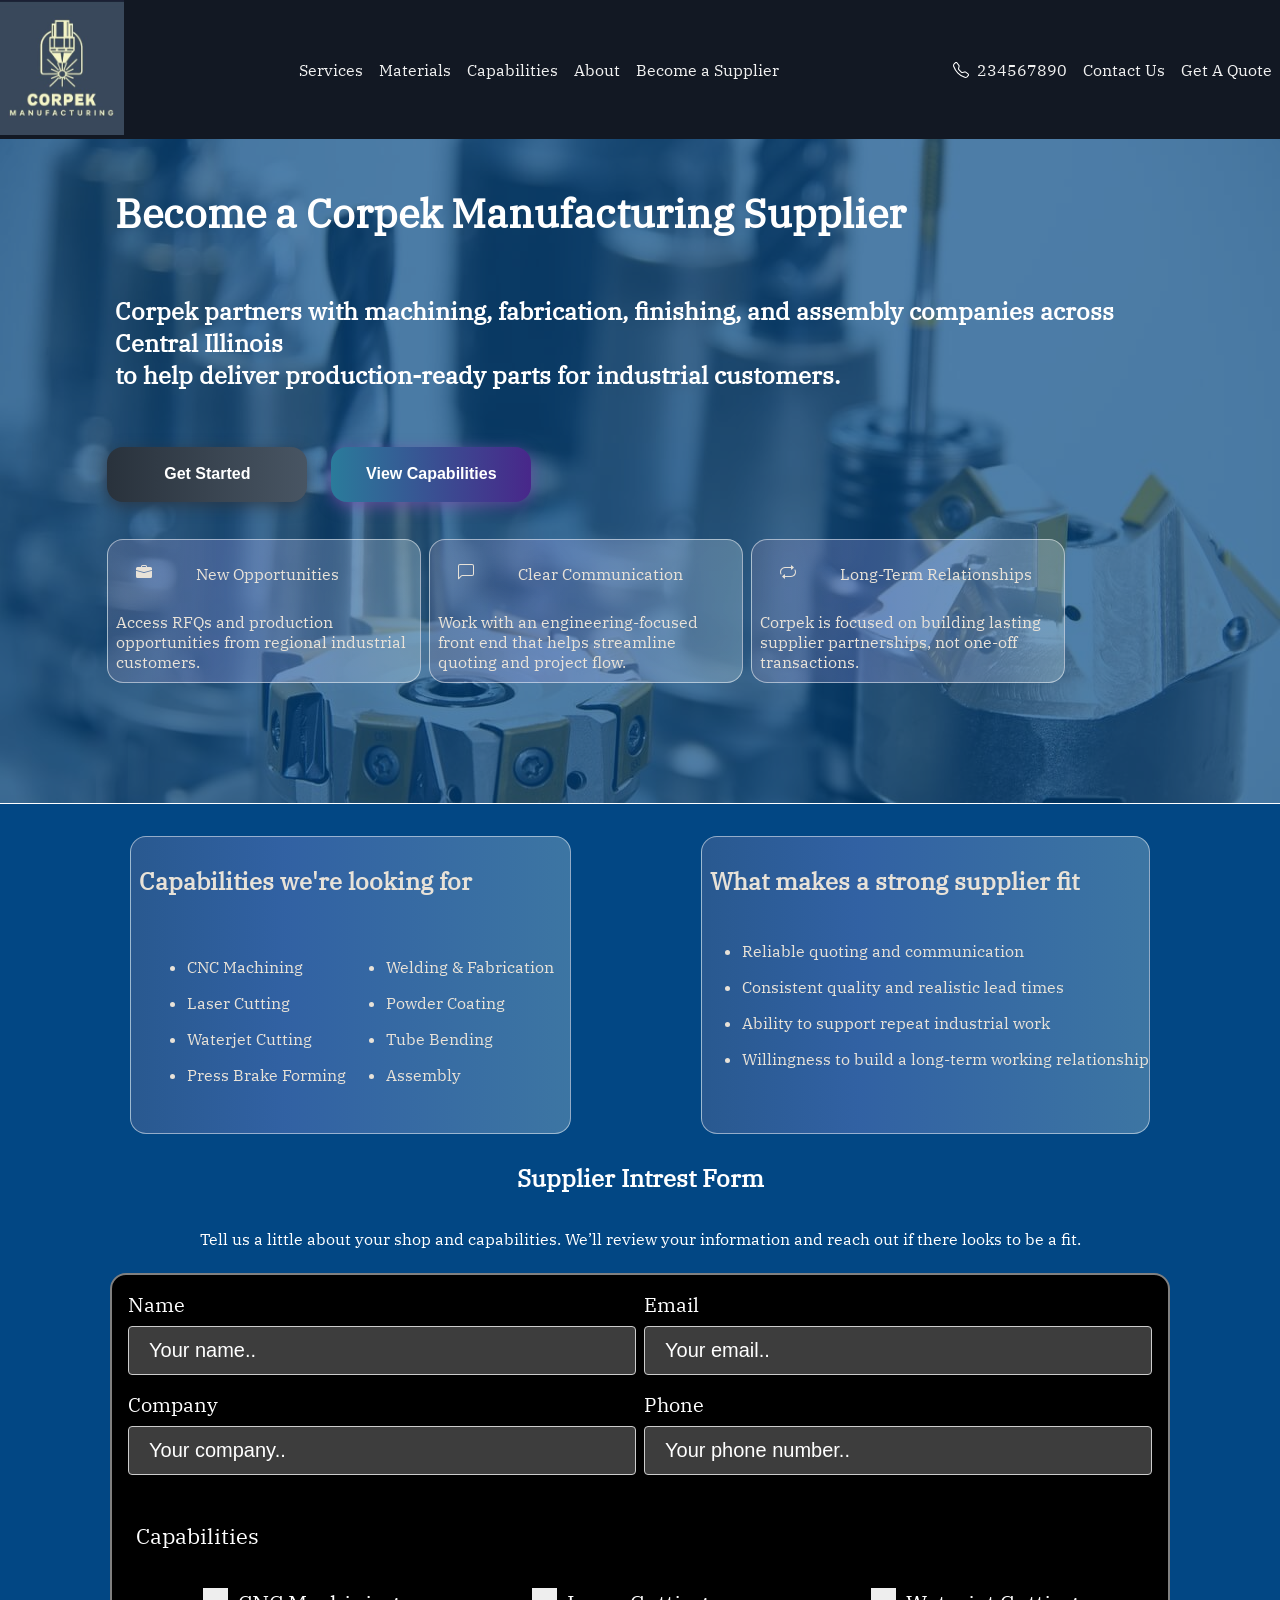
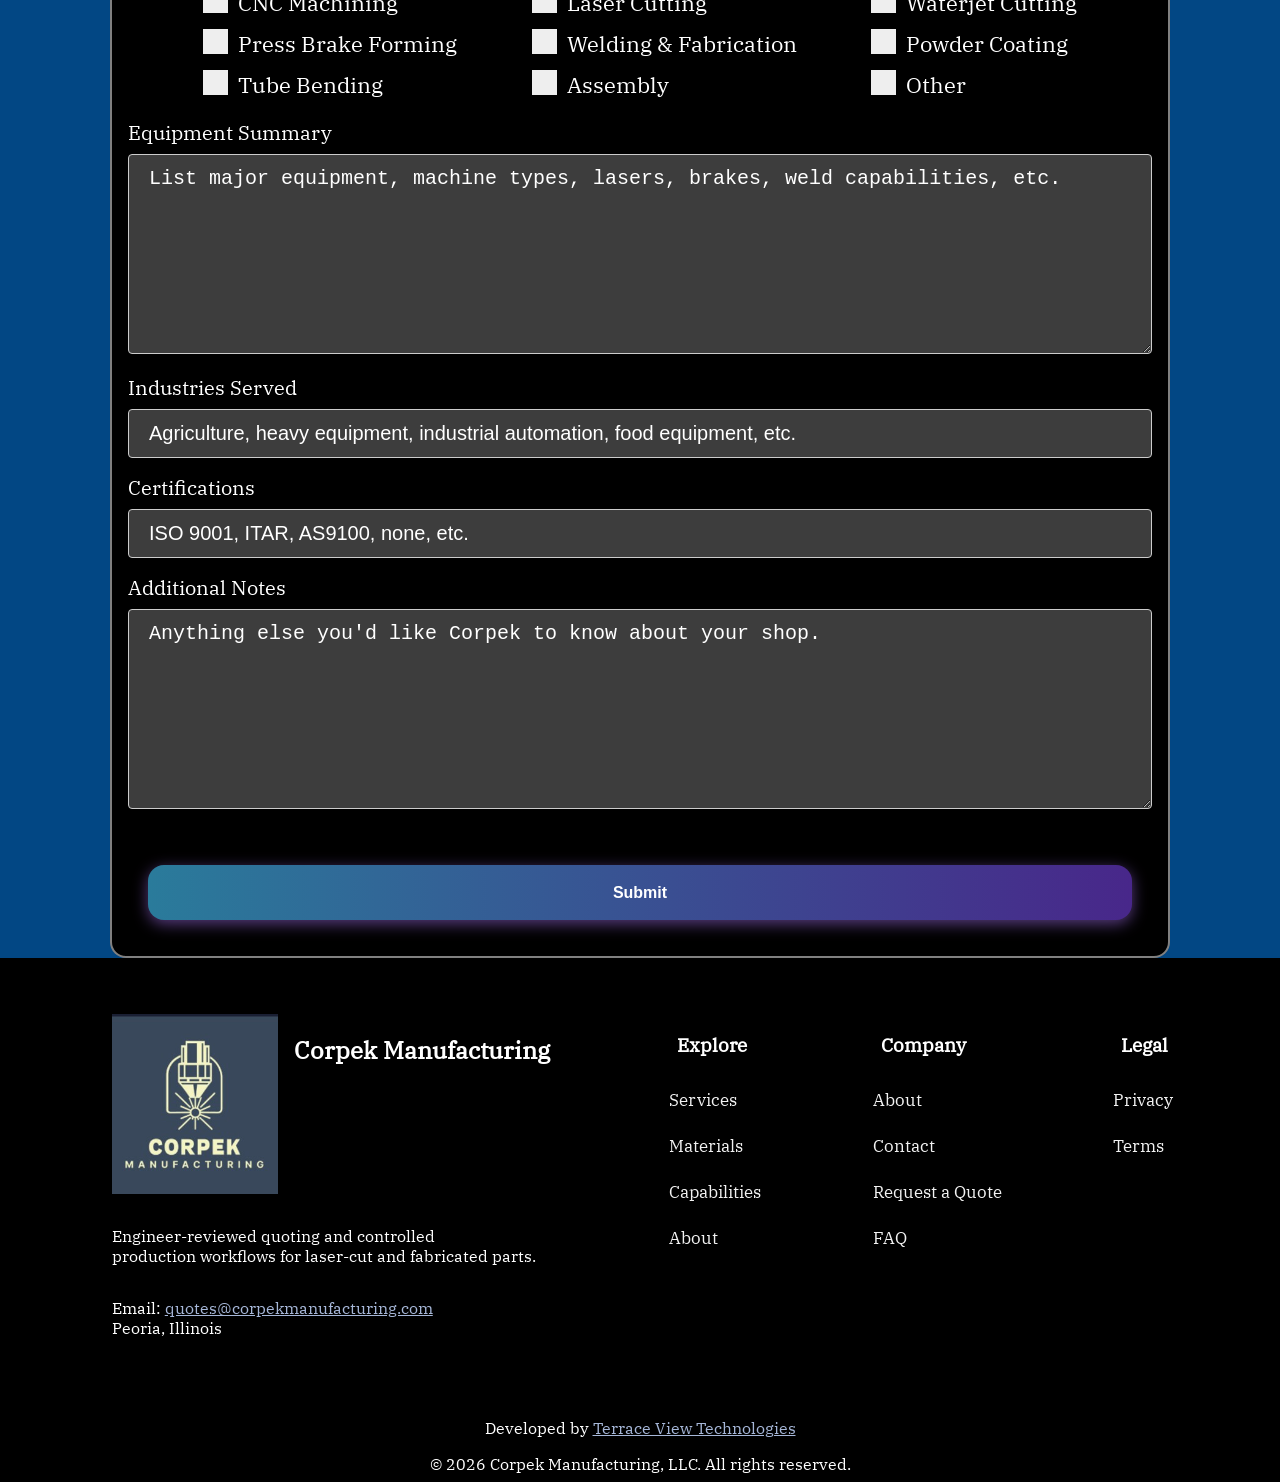
<file: supplier.html>
<!DOCTYPE html>
<html lang="en">

<head>
    <meta charset="UTF-8" />
    <meta name="viewport" content="width=device-width, initial-scale=1.0" />
    <title>Corpek Manufacturing - Modern Fabrication for Real-World Production</title>
    <link rel="stylesheet" href="style.css" />

<body>

    <!-- Netlify Form Detector (Hidden) -->
    <form enctype='multipart/form-data' hidden method='POST' name='quote-request'>
        <input type="hidden" name="form-name" value="quote-request" />
        <input name="bot-field" />

        <input name="name" />
        <input name="email" />
        <input name="company" />
        <input name="phone" />
        <input name="quantity" />
        <input name="due_date" />
        <textarea name="notes"></textarea>

        <!-- ✅ lock file types here too -->
        <input type="file" name="file" accept=".dxf,.dwg,.step,.stp,.pdf,.zip" />
    </form>

    <!-- Navbar -->
    <section class="nav" id="navbar">
        <a href="index.html" style="padding:0;"><img src="images/CorpekLogo.jpg" alt="Corpek Manufacturing"
                class="logo"></img></a>
        <a class="serv-link" href="services.html">Services</a>
        <a href="materials.html">Materials</a>
        <a href="capabilities.html">Capabilities</a>
        <a href="about.html">About</a>
        <a href="supplier.html">Become a Supplier</a>
        <svg xmlns="http://www.w3.org/2000/svg" width="16" height="16" fill="currentColor" class="svg-phone"
            viewBox="0 0 16 16">
            <path
                d="M3.654 1.328a.678.678 0 0 0-1.015-.063L1.605 2.3c-.483.484-.661 1.169-.45 1.77a17.6 17.6 0 0 0 4.168 6.608 17.6 17.6 0 0 0 6.608 4.168c.601.211 1.286.033 1.77-.45l1.034-1.034a.678.678 0 0 0-.063-1.015l-2.307-1.794a.68.68 0 0 0-.58-.122l-2.19.547a1.75 1.75 0 0 1-1.657-.459L5.482 8.062a1.75 1.75 0 0 1-.46-1.657l.548-2.19a.68.68 0 0 0-.122-.58zM1.884.511a1.745 1.745 0 0 1 2.612.163L6.29 2.98c.329.423.445.974.315 1.494l-.547 2.19a.68.68 0 0 0 .178.643l2.457 2.457a.68.68 0 0 0 .644.178l2.189-.547a1.75 1.75 0 0 1 1.494.315l2.306 1.794c.829.645.905 1.87.163 2.611l-1.034 1.034c-.74.74-1.846 1.065-2.877.702a18.6 18.6 0 0 1-7.01-4.42 18.6 18.6 0 0 1-4.42-7.009c-.362-1.03-.037-2.137.703-2.877z" />
        </svg>
        <a href="tel:+1234567890">234567890</a>
        <a href="contact.html">Contact Us</a>
        <a href="quote.html">Get A Quote</a>
        <a href="javascript:void(0);" class="icon" onclick="myFunction()">
            <svg xmlns="http://www.w3.org/2000/svg" width="16" height="16" fill="currentColor" class="bi bi-list"
                viewBox="0 0 16 16">
                <path fill-rule="evenodd"
                    d="M2.5 12a.5.5 0 0 1 .5-.5h10a.5.5 0 0 1 0 1H3a.5.5 0 0 1-.5-.5m0-4a.5.5 0 0 1 .5-.5h10a.5.5 0 0 1 0 1H3a.5.5 0 0 1-.5-.5m0-4a.5.5 0 0 1 .5-.5h10a.5.5 0 0 1 0 1H3a.5.5 0 0 1-.5-.5" />
            </svg>
        </a>
    </section>

    <!--Hero -->

    <div class="wrap">
        <img src="images/milling.jpg" alt="Corpek Manufacturing" class="hero-background"></img>
        <section class="hero-layout">
            <section class="hero-text">
                <h1 class="hero-header">Become a Corpek Manufacturing Supplier</h1>
                <h2>Corpek partners with machining, fabrication, finishing, and assembly companies across Central
                    Illinois <br> to help deliver production-ready parts for industrial customers.</h2>
            </section>
            <section class="hero-buttons">
                <a href="quote.html"><button class="btn-hover color-8" style="margin-left: 0;">Get Started</button></a>
                <a href="capabilities.html"><button class="btn-hover color-3" style="margin-left: 0;">View
                        Capabilities</button></a>
            </section>

            <section class="sm-card1">
                <div class="sm-card-top">

                    <svg xmlns="http://www.w3.org/2000/svg" width="24" height="24" fill="currentColor" class="svg-img"
                        viewBox="0 0 24 24">
                        <path
                            d="M6.5 1A1.5 1.5 0 0 0 5 2.5V3H1.5A1.5 1.5 0 0 0 0 4.5v1.384l7.614 2.03a1.5 1.5 0 0 0 .772 0L16 5.884V4.5A1.5 1.5 0 0 0 14.5 3H11v-.5A1.5 1.5 0 0 0 9.5 1zm0 1h3a.5.5 0 0 1 .5.5V3H6v-.5a.5.5 0 0 1 .5-.5" />
                        <path
                            d="M0 12.5A1.5 1.5 0 0 0 1.5 14h13a1.5 1.5 0 0 0 1.5-1.5V6.85L8.129 8.947a.5.5 0 0 1-.258 0L0 6.85z" />
                    </svg>
                    <p>New Opportunities</p>
                </div>
                <div class="sm-card-bottom">
                    <p>Access RFQs and production opportunities from regional industrial customers.</p>
                </div>
            </section>
            <section class="sm-card2">
                <div class="sm-card-top">
                    <svg xmlns="http://www.w3.org/2000/svg" width="24" height="24" fill="currentColor" class="svg-img"
                        viewBox="0 0 24 24">
                        <path
                            d="M14 1a1 1 0 0 1 1 1v8a1 1 0 0 1-1 1H4.414A2 2 0 0 0 3 11.586l-2 2V2a1 1 0 0 1 1-1zM2 0a2 2 0 0 0-2 2v12.793a.5.5 0 0 0 .854.353l2.853-2.853A1 1 0 0 1 4.414 12H14a2 2 0 0 0 2-2V2a2 2 0 0 0-2-2z" />
                    </svg>
                    <p>Clear Communication</p>
                </div>
                <div class="sm-card-bottom">
                    <p>Work with an engineering-focused front end that helps streamline quoting and project flow.</p>
                </div>

            </section>
            <section class="sm-card3">
                <div class="sm-card-top">
                    <svg xmlns="http://www.w3.org/2000/svg" width="24" height="24" fill="currentColor" class="svg-img"
                        viewBox="0 0 24 24">
                        <path
                            d="M11 5.466V4H5a4 4 0 0 0-3.584 5.777.5.5 0 1 1-.896.446A5 5 0 0 1 5 3h6V1.534a.25.25 0 0 1 .41-.192l2.36 1.966c.12.1.12.284 0 .384l-2.36 1.966a.25.25 0 0 1-.41-.192m3.81.086a.5.5 0 0 1 .67.225A5 5 0 0 1 11 13H5v1.466a.25.25 0 0 1-.41.192l-2.36-1.966a.25.25 0 0 1 0-.384l2.36-1.966a.25.25 0 0 1 .41.192V12h6a4 4 0 0 0 3.585-5.777.5.5 0 0 1 .225-.67Z" />
                    </svg>
                    <p>Long-Term Relationships</p>
                </div>
                <div class="sm-card-bottom">
                    <p>Corpek is focused on building lasting supplier partnerships, not one-off transactions.</p>
                </div>
            </section>
    </div>
    <div class="page-borders"></div>



    <div class="supplier-mid">
        <div class="capabilities-supplier-card">
            <h2>Capabilities we're looking for</h2>
            <div class="list-cols">
                <ul>
                    <li>CNC Machining</li>
                    <li>Laser Cutting</li>
                    <li>Waterjet Cutting</li>
                    <li>Press Brake Forming</li>
                </ul>
                <ul>
                    <li>Welding & Fabrication</li>
                    <li>Powder Coating</li>
                    <li>Tube Bending</li>
                    <li>Assembly</li>
                </ul>
            </div>
        </div>

        <div class="capabilities-supplier-card">
            <h2 class="text-2xl font-semibold mb-4">What makes a strong supplier fit</h2>
            <ul class="space-y-4 text-gray-300">
                <li class="flex gap-3">
                    <i data-feather="check-circle" class="w-5 h-5 text-primary shrink-0 mt-0.5"></i>
                    <span>Reliable quoting and communication</span>
                </li>
                <li class="flex gap-3">
                    <i data-feather="check-circle" class="w-5 h-5 text-primary shrink-0 mt-0.5"></i>
                    <span>Consistent quality and realistic lead times</span>
                </li>
                <li class="flex gap-3">
                    <i data-feather="check-circle" class="w-5 h-5 text-primary shrink-0 mt-0.5"></i>
                    <span>Ability to support repeat industrial work</span>
                </li>
                <li class="flex gap-3">
                    <i data-feather="check-circle" class="w-5 h-5 text-primary shrink-0 mt-0.5"></i>
                    <span>Willingness to build a long-term working relationship</span>
                </li>
            </ul>
        </div>
    </div>

    <!-- Form -->
    <h2 style=" text-align: center;">Supplier Intrest Form</h2>
    <p style=" text-align: center;">Tell us a little about your shop and capabilities. We’ll review your information and
        reach out if there looks to
        be a fit.</p>
    <section class="form" style="display: flex; justify-content: center;">
        <section class="form-layout-supplier">
            <div class="form-name">
                <label for="name">Name</label>
                <input type="text" id="name" name="name" placeholder="Your name..">
            </div>
            <div class="form-email">
                <label for="name">Email</label>
                <input type="text" id="name" name="name" placeholder="Your email..">
            </div>
            <div class="form-company">
                <label for="name">Company</label>
                <input type="text" id="name" name="name" placeholder="Your company..">
            </div>
            <div class="form-phone">
                <label for="name">Phone</label>
                <input type="text" id="name" name="name" placeholder="Your phone number..">
            </div>
            <div class="capabilities-text">
                <p style="font-size: 22px;">Capabilities</p>
            </div>
            <div class="form-check">
                <div class="check-col">
                    <label class="container">CNC Machining
                        <input type="checkbox">
                        <span class="checkmark"></span>
                    </label>
                    <label class="container">Press Brake Forming
                        <input type="checkbox">
                        <span class="checkmark"></span>
                    </label>
                    <label class="container">Tube Bending
                        <input type="checkbox">
                        <span class="checkmark"></span>
                    </label>
                </div>
                <div class="check-col">
                    <label class="container">Laser Cutting
                        <input type="checkbox">
                        <span class="checkmark"></span>
                    </label>
                    <label class="container">Welding & Fabrication
                        <input type="checkbox">
                        <span class="checkmark"></span>
                    </label>
                    <label class="container">Assembly
                        <input type="checkbox">
                        <span class="checkmark"></span>
                    </label>
                </div>
                <div class="check-col">
                    <label class="container">Waterjet Cutting
                        <input type="checkbox">
                        <span class="checkmark"></span>
                    </label>
                    <label class="container">Powder Coating
                        <input type="checkbox">
                        <span class="checkmark"></span>
                    </label>
                    <label class="container">Other
                        <input type="checkbox">
                        <span class="checkmark"></span>
                    </label>
                </div>
            </div>
            <div class="form-equip">
                <label for="Message">Equipment Summary</label>
                <textarea id="Message" name="Message"
                    placeholder="List major equipment, machine types, lasers, brakes, weld capabilities, etc."
                    style="height:200px"></textarea>
            </div>
            <div class="form-industries">
                <label for="name">Industries Served</label>
                <input type="text" id="name" name="name"
                    placeholder="Agriculture, heavy equipment, industrial automation, food equipment, etc.">
            </div>
            <div class="form-certs">
                <label for="name">Certifications</label>
                <input type="text" id="name" name="name" placeholder="ISO 9001, ITAR, AS9100, none, etc.">
            </div>
            <div class="form-notes">
                <label for="Message">Additional Notes</label>
                <textarea id="Message" name="Message"
                    placeholder="Anything else you'd like Corpek to know about your shop."
                    style="height:200px"></textarea>
            </div>
            <div class="form-submit" style="display: flex; justify-content: center;">
                <button style="width:80vw; justify-self: center;" class="btn-hover color-3">Submit</button>
            </div>
        </section>
    </section>



    <!-- Footer -->
    <section class="footer" style="display: flex; justify-content: space-around; padding: 3rem; background: #000000;">
        <section class="footer-col1">
            <div style="display: flex;">
                <img src="images/CorpekLogo.jpg" alt="Corpek Manufacturing" class="logo-bottom"></img>
                <h2>Corpek Manufacturing</h2>
            </div>
            <p>Engineer-reviewed quoting and controlled <br>
                production workflows for laser-cut and fabricated parts.</p>
            <p>Email: <a href="mailto:quotes@corpekmanufacturing.com"
                    style="color: #a6b7d8;">quotes@corpekmanufacturing.com</a><br>
                Peoria, Illinois</p>
        </section>
        <section class="footer-col2">
            <h3>Explore</h3>
            <div class="footer-link">
                <a href="services.html">Services</a>
            </div>
            <div class="footer-link">
                <a href="materials.html">Materials</a>
            </div>
            <div class="footer-link">
                <a href="capabilities.html">Capabilities</a>
            </div>
            <div class="footer-link">
                <a href="about.html">About</a>
            </div>
        </section>
        <section class="footer-col2">
            <h3>Company</h3>
            <div class="footer-link">
                <a href="about.html">About</a>
            </div>
            <div class="footer-link">
                <a href="contact.html">Contact</a>
            </div>
            <div class="footer-link">
                <a href="quote.html">Request a Quote</a>
            </div>
            <div class="footer-link">
                <a href="about.html#faq">FAQ</a>
            </div>
        </section>
        <section class="footer-col2">
            <h3>Legal</h3>
            <div class="footer-link">
                <a href="privacy.html">Privacy</a>
            </div>
            <div class="footer-link">
                <a href="terms.html">Terms</a>
            </div>
        </section>
    </section>
    <p style="text-align: center; background-color: black; margin: 0px;">Developed by <a
            href="https://www.terraceviewtechnologies.com" style="color: #a6b7d8;">Terrace View Technologies</a></p>
    <p style="text-align: center; background-color: black; margin: 0px;">© 2026 Corpek Manufacturing, LLC. All
        rights
        reserved.</p>
    <script src="script.js"></script>
</body>

</html>
</file>
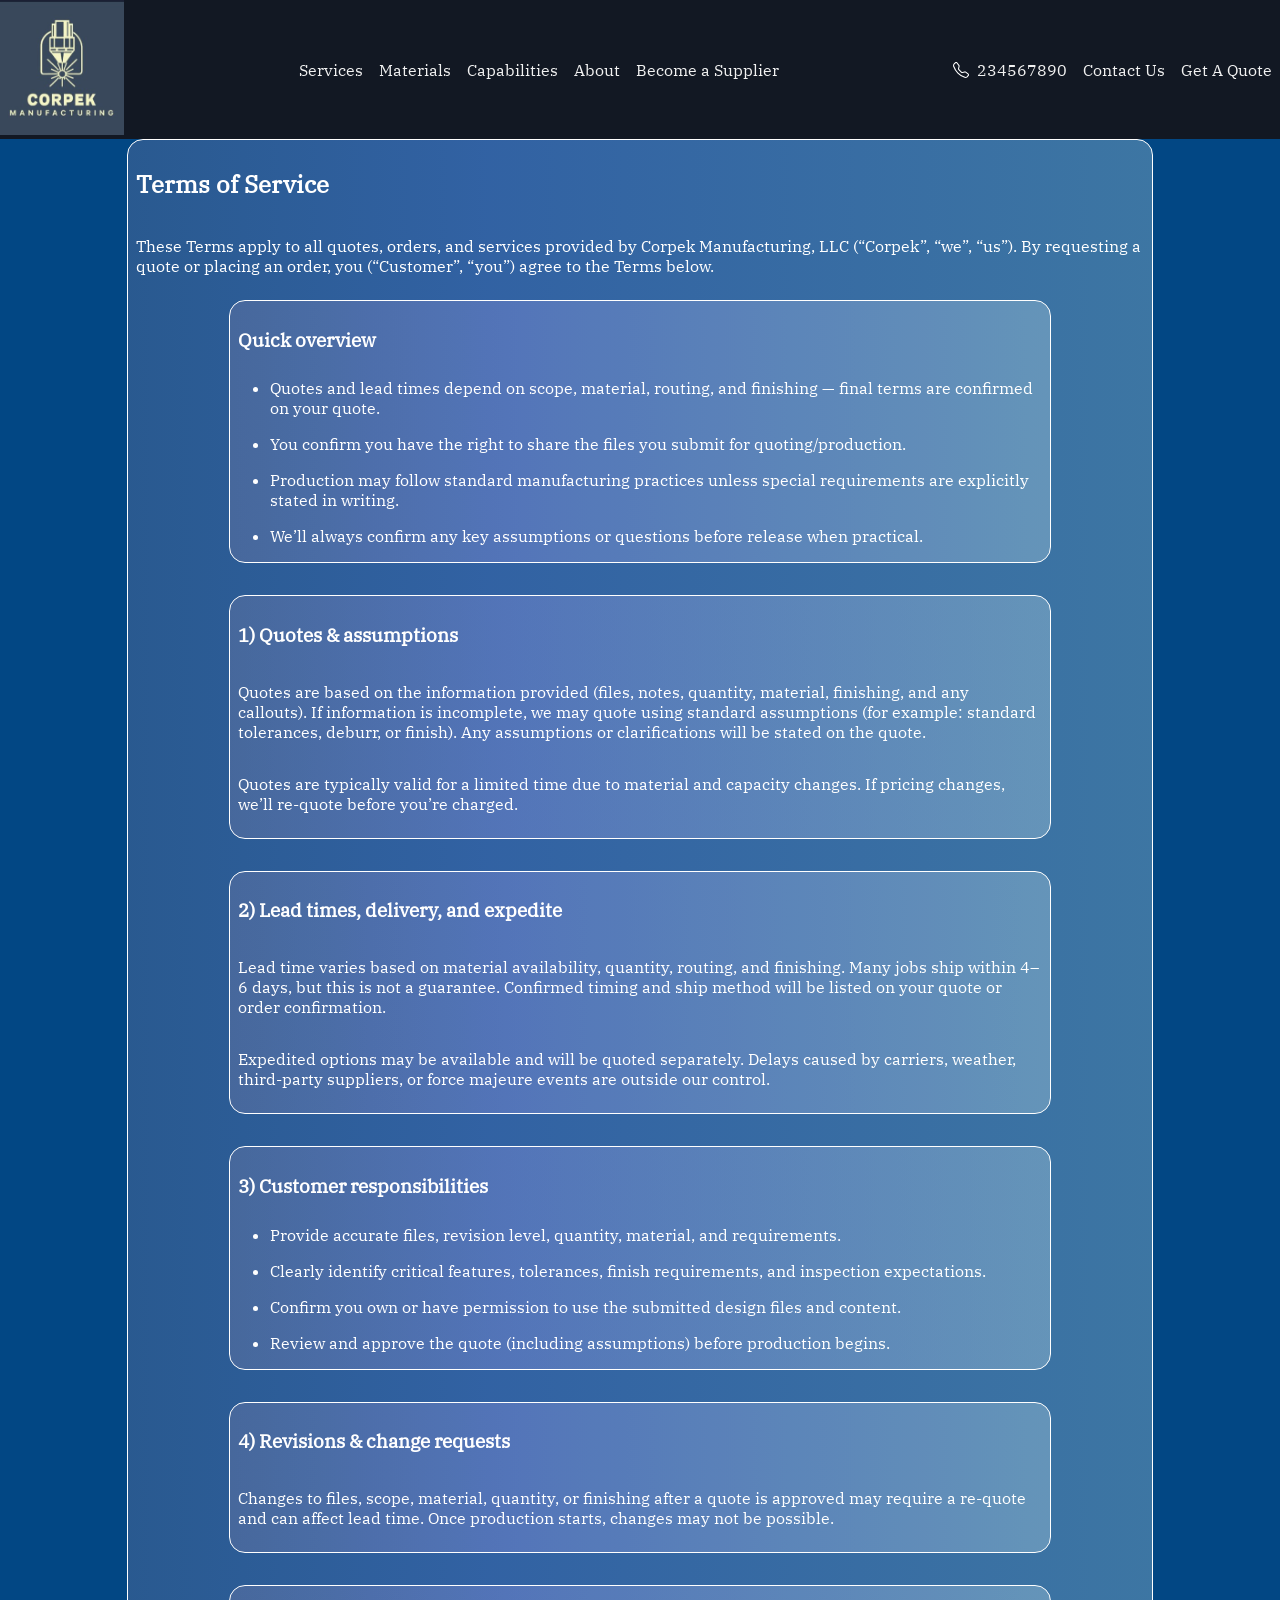
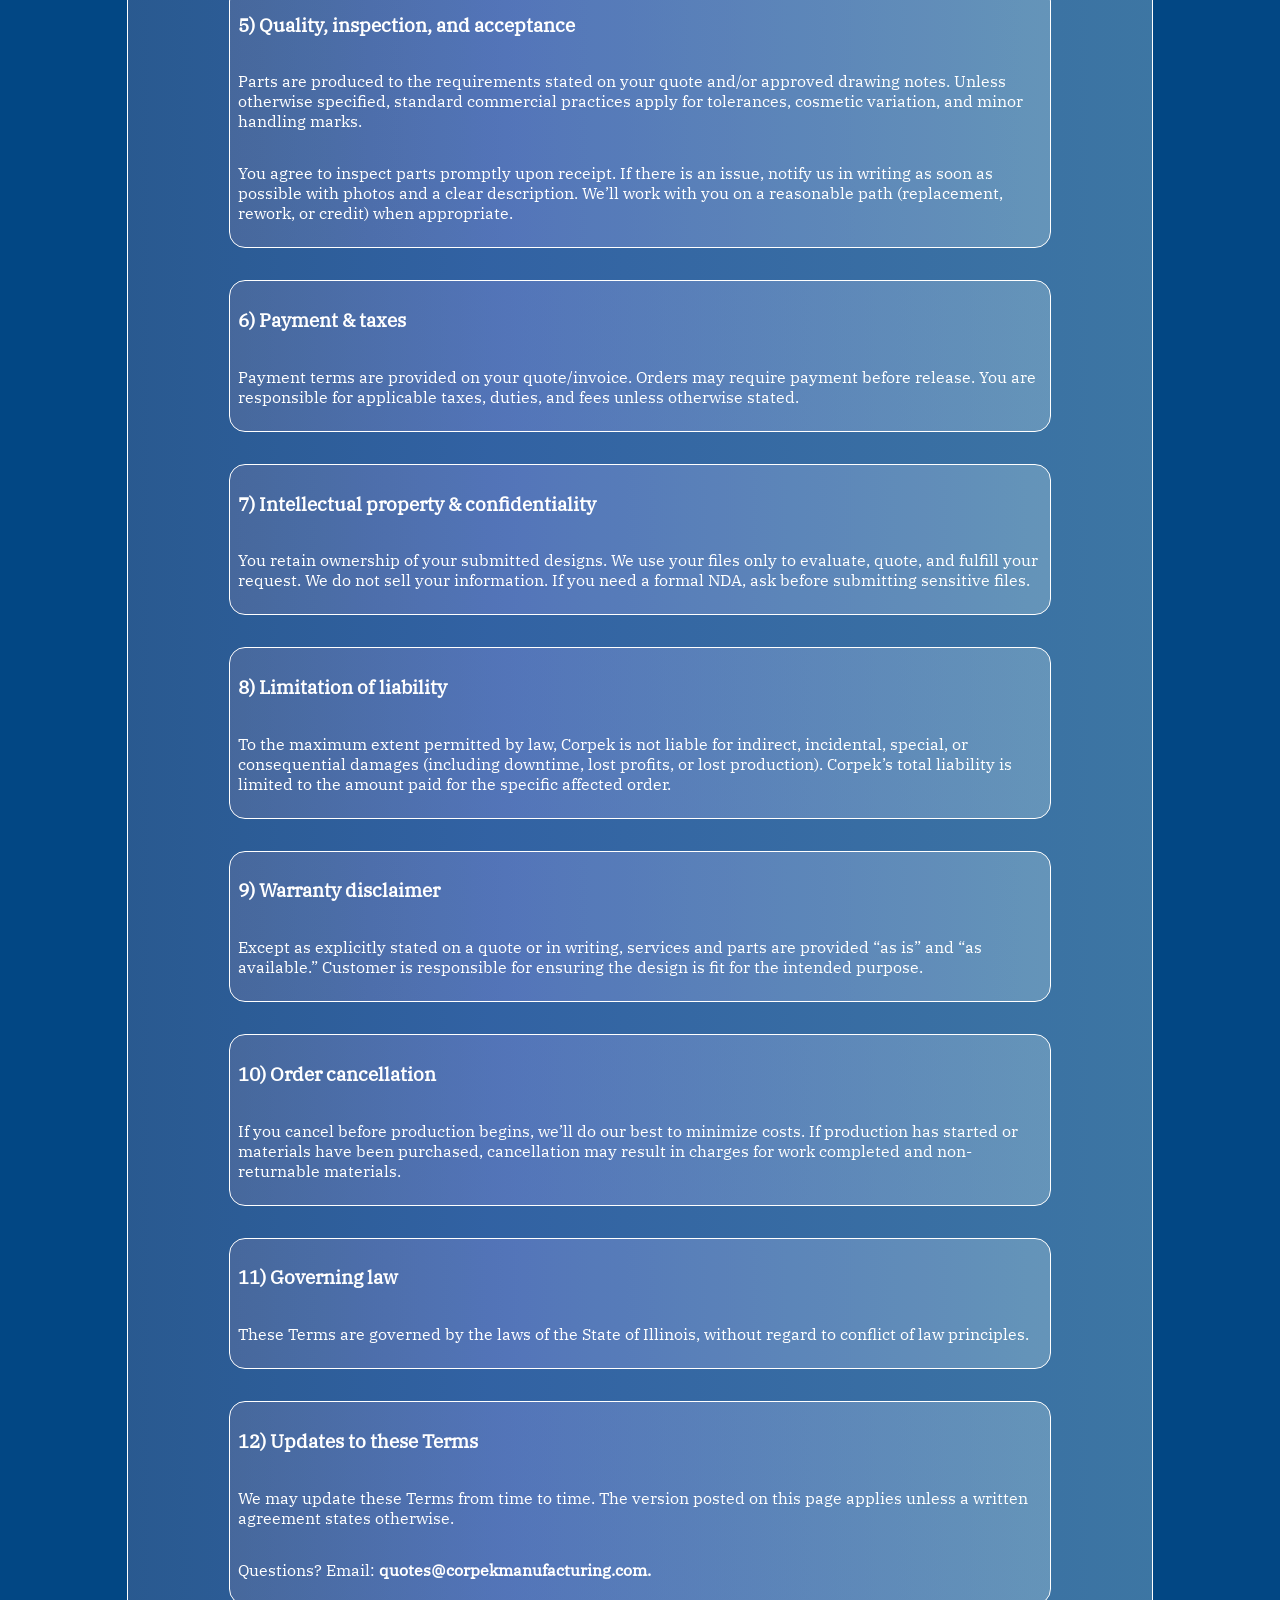
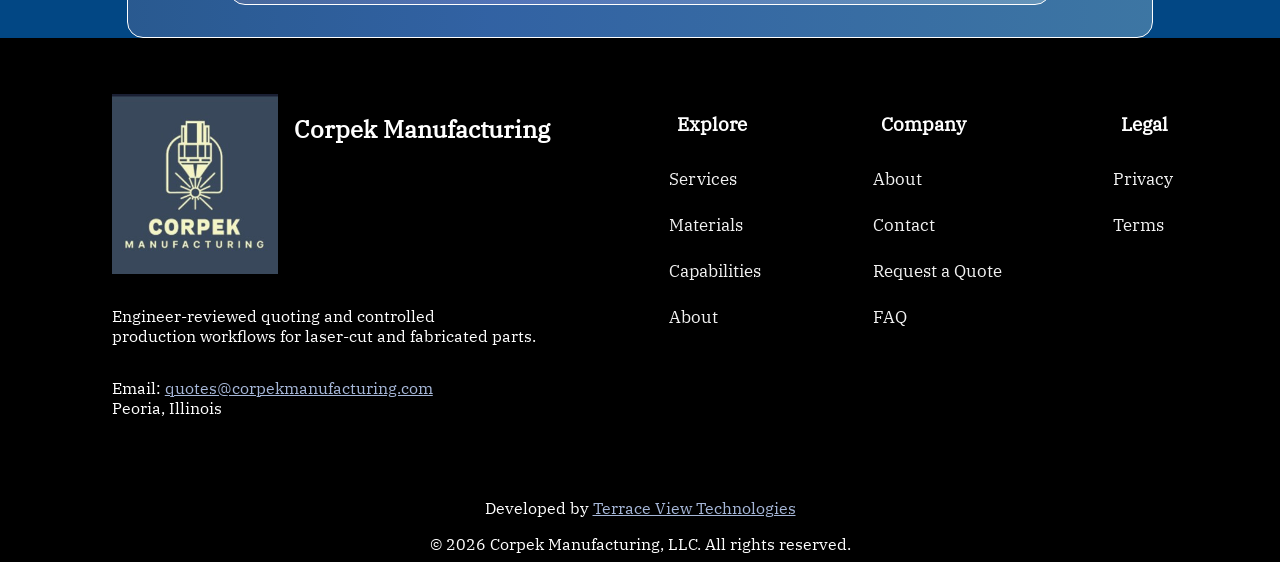
<file: terms.html>
<!DOCTYPE html>
<html lang="en">

<head>
    <meta charset="UTF-8" />
    <meta name="viewport" content="width=device-width, initial-scale=1.0" />
    <title>Corpek Manufacturing - Modern Fabrication for Real-World Production</title>
    <link rel="stylesheet" href="style.css" />

<body>

    <!-- Netlify Form Detector (Hidden) -->
    <form enctype='multipart/form-data' hidden method='POST' name='quote-request'>
        <input type="hidden" name="form-name" value="quote-request" />
        <input name="bot-field" />

        <input name="name" />
        <input name="email" />
        <input name="company" />
        <input name="phone" />
        <input name="quantity" />
        <input name="due_date" />
        <textarea name="notes"></textarea>

        <!-- ✅ lock file types here too -->
        <input type="file" name="file" accept=".dxf,.dwg,.step,.stp,.pdf,.zip" />
    </form>

    <!-- Navbar -->
    <section class="nav" id="navbar">
        <a href="index.html" style="padding:0;"><img src="images/CorpekLogo.jpg" alt="Corpek Manufacturing"
                class="logo"></img></a>
        <a class="serv-link" href="services.html">Services</a>
        <a href="materials.html">Materials</a>
        <a href="capabilities.html">Capabilities</a>
        <a href="about.html">About</a>
        <a href="supplier.html">Become a Supplier</a>
        <svg xmlns="http://www.w3.org/2000/svg" width="16" height="16" fill="currentColor" class="svg-phone"
            viewBox="0 0 16 16">
            <path
                d="M3.654 1.328a.678.678 0 0 0-1.015-.063L1.605 2.3c-.483.484-.661 1.169-.45 1.77a17.6 17.6 0 0 0 4.168 6.608 17.6 17.6 0 0 0 6.608 4.168c.601.211 1.286.033 1.77-.45l1.034-1.034a.678.678 0 0 0-.063-1.015l-2.307-1.794a.68.68 0 0 0-.58-.122l-2.19.547a1.75 1.75 0 0 1-1.657-.459L5.482 8.062a1.75 1.75 0 0 1-.46-1.657l.548-2.19a.68.68 0 0 0-.122-.58zM1.884.511a1.745 1.745 0 0 1 2.612.163L6.29 2.98c.329.423.445.974.315 1.494l-.547 2.19a.68.68 0 0 0 .178.643l2.457 2.457a.68.68 0 0 0 .644.178l2.189-.547a1.75 1.75 0 0 1 1.494.315l2.306 1.794c.829.645.905 1.87.163 2.611l-1.034 1.034c-.74.74-1.846 1.065-2.877.702a18.6 18.6 0 0 1-7.01-4.42 18.6 18.6 0 0 1-4.42-7.009c-.362-1.03-.037-2.137.703-2.877z" />
        </svg>
        <a href="tel:+1234567890">234567890</a>
        <a href="contact.html">Contact Us</a>
        <a href="quote.html">Get A Quote</a>
        <a href="javascript:void(0);" class="icon" onclick="myFunction()">
            <svg xmlns="http://www.w3.org/2000/svg" width="16" height="16" fill="currentColor" class="bi bi-list"
                viewBox="0 0 16 16">
                <path fill-rule="evenodd"
                    d="M2.5 12a.5.5 0 0 1 .5-.5h10a.5.5 0 0 1 0 1H3a.5.5 0 0 1-.5-.5m0-4a.5.5 0 0 1 .5-.5h10a.5.5 0 0 1 0 1H3a.5.5 0 0 1-.5-.5m0-4a.5.5 0 0 1 .5-.5h10a.5.5 0 0 1 0 1H3a.5.5 0 0 1-.5-.5" />
            </svg>
        </a>
    </section>


    <!--Cards -->
    <section class="terms-body-card">
        <h2>Terms of Service</h2>
        <p>These Terms apply to all quotes, orders, and services provided by Corpek Manufacturing, LLC (“Corpek”, “we”,
            “us”). By requesting a quote or placing an order, you (“Customer”, “you”) agree to the Terms below.</p>
        <section class="terms-card">
            <h3>Quick overview</h3>
            <ul>
                <li>Quotes and lead times depend on scope, material, routing, and finishing — final terms are confirmed
                    on your quote.</li>
                <li>You confirm you have the right to share the files you submit for quoting/production.</li>
                <li>Production may follow standard manufacturing practices unless special requirements are explicitly
                    stated in writing.</li>
                <li>We’ll always confirm any key assumptions or questions before release when practical.</li>
            </ul>
        </section>
        <section class="terms-card">
            <h3>1) Quotes & assumptions</h3>
            <p>Quotes are based on the information provided (files, notes, quantity, material, finishing, and any
                callouts). If information is incomplete, we may quote using standard assumptions (for example: standard
                tolerances, deburr, or finish). Any assumptions or clarifications will be stated on the quote.</p>

            <p>Quotes are typically valid for a limited time due to material and capacity changes. If pricing changes,
                we’ll re-quote before you’re charged.</p>
        </section>
        <section class="terms-card">
            <h3>2) Lead times, delivery, and expedite</h3>
            <p>Lead time varies based on material availability, quantity, routing, and finishing. Many jobs ship within
                4–6 days, but this is not a guarantee. Confirmed timing and ship method will be listed on your quote or
                order confirmation.</p>
            <p>Expedited options may be available and will be quoted separately. Delays caused by carriers, weather,
                third-party suppliers, or force majeure events are outside our control.</p>
        </section>
        <section class="terms-card">
            <h3>3) Customer responsibilities</h3>
            <ul>
                <li>Provide accurate files, revision level, quantity, material, and requirements.</li>
                <li>Clearly identify critical features, tolerances, finish requirements, and inspection expectations.
                </li>
                <li>Confirm you own or have permission to use the submitted design files and content.</li>
                <li>Review and approve the quote (including assumptions) before production begins.</li>
            </ul>
        </section>
        <section class="terms-card">
            <h3>4) Revisions & change requests</h3>
            <p>Changes to files, scope, material, quantity, or finishing after a quote is approved may require a
                re-quote and can affect lead time. Once production starts, changes may not be possible.</p>
        </section>
        <section class="terms-card">
            <h3>5) Quality, inspection, and acceptance</h3>
            <p>Parts are produced to the requirements stated on your quote and/or approved drawing notes. Unless
                otherwise specified, standard commercial practices apply for tolerances, cosmetic variation, and minor
                handling marks.</p>
            <p>You agree to inspect parts promptly upon receipt. If there is an issue, notify us in writing as soon as
                possible with photos and a clear description. We’ll work with you on a reasonable path (replacement,
                rework, or credit) when appropriate.</p>
        </section>
        <section class="terms-card">
            <h3>6) Payment & taxes</h3>
            <p>Payment terms are provided on your quote/invoice. Orders may require payment before release. You are
                responsible for applicable taxes, duties, and fees unless otherwise stated.</p>
        </section>
        <section class="terms-card">
            <h3>7) Intellectual property & confidentiality</h3>
            <p>You retain ownership of your submitted designs. We use your files only to evaluate, quote, and fulfill
                your request. We do not sell your information. If you need a formal NDA, ask before submitting sensitive
                files.</p>
        </section>
        <section class="terms-card">
            <h3>8) Limitation of liability</h3>
            <p>To the maximum extent permitted by law, Corpek is not liable for indirect, incidental, special, or
                consequential damages (including downtime, lost profits, or lost production). Corpek’s total liability
                is limited to the amount paid for the specific affected order.</p>
        </section>
        <section class="terms-card">
            <h3>9) Warranty disclaimer</h3>
            <p>Except as explicitly stated on a quote or in writing, services and parts are provided “as is” and “as
                available.” Customer is responsible for ensuring the design is fit for the intended purpose.</p>
        </section>
        <section class="terms-card">
            <h3>10) Order cancellation</h3>
            <p>If you cancel before production begins, we’ll do our best to minimize costs. If production has started or
                materials have been purchased, cancellation may result in charges for work completed and non-returnable
                materials.</p>
        </section>
        <section class="terms-card">
            <h3>11) Governing law</h3>
            <p>These Terms are governed by the laws of the State of Illinois, without regard to conflict of law
                principles.</p>
        </section>
        <section class="terms-card">
            <h3>12) Updates to these Terms</h3>
            <p>We may update these Terms from time to time. The version posted on this page applies unless a written
                agreement states otherwise.</p>
            <p>Questions? Email: <strong>quotes@corpekmanufacturing.com. </strong></p>
        </section>

    </section>
    <!-- Footer -->
    <section class="footer" style="display: flex; justify-content: space-around; padding: 3rem; background: #000000;">
        <section class="footer-col1">
            <div style="display: flex;">
                <img src="images/CorpekLogo.jpg" alt="Corpek Manufacturing" class="logo-bottom"></img>
                <h2>Corpek Manufacturing</h2>
            </div>
            <p>Engineer-reviewed quoting and controlled <br>
                production workflows for laser-cut and fabricated parts.</p>
            <p>Email: <a href="mailto:quotes@corpekmanufacturing.com"
                    style="color: #a6b7d8;">quotes@corpekmanufacturing.com</a><br>
                Peoria, Illinois</p>
        </section>
        <section class="footer-col2">
            <h3>Explore</h3>
            <div class="footer-link">
                <a href="services.html">Services</a>
            </div>
            <div class="footer-link">
                <a href="materials.html">Materials</a>
            </div>
            <div class="footer-link">
                <a href="capabilities.html">Capabilities</a>
            </div>
            <div class="footer-link">
                <a href="about.html">About</a>
            </div>
        </section>
        <section class="footer-col2">
            <h3>Company</h3>
            <div class="footer-link">
                <a href="about.html">About</a>
            </div>
            <div class="footer-link">
                <a href="contact.html">Contact</a>
            </div>
            <div class="footer-link">
                <a href="quote.html">Request a Quote</a>
            </div>
            <div class="footer-link">
                <a href="about.html#faq">FAQ</a>
            </div>
        </section>
        <section class="footer-col2">
            <h3>Legal</h3>
            <div class="footer-link">
                <a href="privacy.html">Privacy</a>
            </div>
            <div class="footer-link">
                <a href="terms.html">Terms</a>
            </div>
        </section>
    </section>
    <p style="text-align: center; background-color: black; margin: 0px;">Developed by <a
            href="https://www.terraceviewtechnologies.com" style="color: #a6b7d8;">Terrace View Technologies</a></p>
    <p style="text-align: center; background-color: black; margin: 0px;">© 2026 Corpek Manufacturing, LLC. All
        rights
        reserved.</p>
    <script src="script.js"></script>
</body>

</html>
</file>
<file: style.css>
body {
background-color:#024784;
margin:0;
padding:0;
font-family: "IBM Plex Serif", serif;
font-weight: 400;
font-optical-sizing: auto;
color:#ffffff;
}

/* ibm-plex-serif-regular - latin */
@font-face {
  font-display: swap; /* Check https://developer.mozilla.org/en-US/docs/Web/CSS/@font-face/font-display for other options. */
  font-family: 'IBM Plex Serif';
  font-style: normal;
  font-weight: 400;
  src: url("fonts/ibm-plex-serif-v20-latin-regular.woff2") format('woff2'); /* Chrome 36+, Opera 23+, Firefox 39+, Safari 12+, iOS 10+ */
}

h1, h2, h3, h4 {
padding: 8px;
}

p {
font-weight: 400;
padding: 8px;
}


.nav {
width: 100vw;
background-color:#121823;
display:flex;
align-items:center;
justify-content:center;
}

.nav a {
color: #f2f2f2;
text-align: center;
padding: 1rem 0.5rem;
text-decoration: none;
}


.nav a:hover:not(:nth-child(1)) {
background-color: #ddd;
color: black;
}


.nav .icon {
display: none;
}




@media screen and (max-width: 900px) {
.nav {display:block;}
.nav a:not(:first-child) {display: none;}
.svg-phone{display:none;}
.nav a.icon {
float: right;
display: block;
padding:1rem;
}
}


@media screen and (max-width: 900px) {
.nav.responsive {position: relative;}
.nav.responsive a.icon {
position: absolute;
right: 0;
top: 0;
}
.nav.responsive a {
float: none;
display: block;
text-align: center;
}
}

.serv-link{
    margin-left:auto;
}

.logo {
justify-self:end;
height:15vh;

}
.home {
justify-self:start;
align-self:center;

}

.hero{
color:#E8E2D8;
position:relative;
padding:2rem;
}

.wrap {
overflow: hidden;
position: relative;
}

.hero-background {
opacity: 0.3;
position: absolute;
left: 0;
top: 0;
width: 100%;
height: auto;
}

.hero-layout {
position: relative;
display: grid;
grid:
". hero-text hero-text hero-text hero-text hero-text hero-text hero-text hero-text hero-text hero-text ." 1fr
". hero-buttons hero-buttons hero-buttons hero-buttons hero-buttons hero-buttons . . . . ." 0.5fr
". card1 card1 card1 card2 card2 card2 card3 card3 card3 . ." 0.5fr
". hero-text-bottom hero-text-bottom hero-text-bottom hero-text-bottom hero-text-bottom hero-text-bottom hero-text-bottom hero-text-bottom hero-text-bottom hero-text-bottom hero-text-bottom" 0.25fr
" . fine fine fine fine fine fine fine fine fine fine ."
/ 1fr 1fr 1fr 1fr 1fr 1fr 1fr 1fr 1fr 1fr 1fr 1fr;
gap:8px;
}

.hero-text {
    width:100%;
    grid-area: hero-text;}
.hero-buttons { grid-area: hero-buttons; }
.empty-button { grid-area: empty-button; }
.sm-card1 { grid-area: card1;}
.sm-card2 { grid-area: card2;}
.sm-card3 { grid-area: card3;}
.empty-card{grid-area: empty-card;}
.hero-text-bottom { grid-area: hero-text-bottom;
display:flex;
flex-direction:row;
}
.fine {grid-area: fine;}

.hero-header{
    font-size:2.5rem;
}
.sm-card1, .sm-card2, .sm-card3, .sm-card4, .sm-card5 {
background: linear-gradient(90deg,rgba(132, 132, 171, 0.3) 0%, rgba(160, 160, 235, 0.3) 35%, rgba(197, 226, 235, 0.3) 100%);
color:#E8E2D8;
border-radius:1rem;
display:flex;
flex-direction: column;
align-self:center;
border:1px solid rgba(255, 255, 255,0.5);
height:100%;

}

.sm-card-top, .sm-card-bottom{
    display: flex;
    flex-direction: coulmn;
    justify-items: center;

}

.svg-img{
width: 2em;
display: inline;
margin: 1rem;
padding:8px;
vertical-align: bottom;
}

.sm-card-bottom * {
    margin:auto;

}

.sm-card-top * {
    margin-bottom:1rem;
    padding-bottom:0;
}



.buttons {
text-align: center;
}

.btn-hover {
width: 200px;
font-size: 16px;
font-weight: 600;
color: #fff;
cursor: pointer;
margin: 20px;
height: 55px;
text-align:center;
border: none;
background-size: 300% 100%;

border-radius: 1rem;
moz-transition: all .4s ease-in-out;
-o-transition: all .4s ease-in-out;
-webkit-transition: all .4s ease-in-out;
transition: all .4s ease-in-out;
}

.btn-hover:hover {
background-position: 100% 0;
moz-transition: all .4s ease-in-out;
-o-transition: all .4s ease-in-out;
-webkit-transition: all .4s ease-in-out;
transition: all .4s ease-in-out;
}

.btn-hover:focus {
outline: none;
}



.btn-hover.color-3 {
background-image: linear-gradient(to right, #2A7B9B, #48278A, #5DB6D9, #7D56CC);
box-shadow: 0 4px 15px 0 rgba(116, 79, 168, 0.75);
}
.btn-hover.color-8 {
background-image: linear-gradient(to right, #29323c, #485563, #2b5876, #4e4376);
box-shadow: 0 4px 15px 0 rgba(45, 54, 65, 0.75);
}


.svg-phone{
color:white;
margin-left:auto;
}

.svg-check{
color:white;
display: inline;
margin: 1em;
vertical-align: bottom;
width:1.5em;
height:1.5em;
}


.text-button-4card-layout {
padding-bottom:2rem;
display: grid;
grid:
". . text text text text text text text text text text text text text text text text button button button button . ." 1fr
". . card1 card1 card1 card1 card1 card2 card2 card2 card2 card2 card3 card3 card3 card3 card3 card4 card4 card4 card4 card4 . ." 1fr
/ 1fr 1fr 1fr 1fr 1fr 1fr 1fr 1fr 1fr 1fr 1fr 1fr 1fr 1fr 1fr 1fr 1fr 1fr 1fr 1fr 1fr 1fr 1fr 1fr;
gap: 8px;
}

.text { grid-area: text; }
.button {
grid-area: button;
justify-self:end;

}
.sm-card1 { grid-area: card1; }
.sm-card2 { grid-area: card2; }
.sm-card3 { grid-area: card3; }
.sm-card4 { grid-area: card4; }

.text-button-3card-layout {
padding-bottom:2rem;
display: grid;
grid:
". text text text text text text text text button button ." 1fr
". card1 card1 card1 card2 card2 card2 card3 card3 card3 . ." 0.5fr
/ 1fr 1fr 1fr 1fr 1fr 1fr 1fr 1fr 1fr 1fr 1fr 1fr;
gap: 8px;
}

.text { grid-area: text; }
.button { grid-area: button; }
.sm-card1 { grid-area: card1; }
.sm-card2 { grid-area: card2; }
.sm-card3 { grid-area: card3; }

.text-center-3card-layout {
padding-bottom:2rem;
position:relative;
display: grid;
grid:
". text text text text text text text text text . ." auto
". card1 card1 card1 card2 card2 card2 card3 card3 card3 . ." 0.5fr
/ 1fr 1fr 1fr 1fr 1fr 1fr 1fr 1fr 1fr 1fr 1fr 1fr;
gap: 8px;
}

.sect3{
position:relative;
}
.center-text {
grid-area: text; }
.lg-card1 { grid-area: card1; }
.lg-card2 { grid-area: card2; }
.lg-card3 { grid-area: card3; }

.lg-card1, .lg-card2, .lg-card3, .lg-card4 {
display: grid;
grid:
"lg-card-top" auto
"lg-card-bottom" auto
/ 1fr;
gap: 8px;

background: linear-gradient(90deg,rgba(87, 146, 171, 0.3) 0%, rgba(128, 191, 152, 0.3) 50%, rgba(212, 197, 148, 0.3) 100%);
border:1px solid rgba(255, 255, 255,0.5);

color:#E8E2D8;
border-radius:1rem;
}

.lg-card-top {
justify-self:start;
padding-top:1rem;
padding-left:1rem;
grid-area: lg-card-top; }

.lg-card-bottom {
justify-self:start;
grid-area: lg-card-bottom; }

.page-borders-margin{
width:100%;
border-bottom:1px solid white;
margin-top:2rem;
margin-bottom:2rem;
}

.page-borders{
width:100%;
border-bottom:1px solid white;
}



.sect4{
position:relative;
}

.text-center-4card-layout {
padding-bottom:2rem;
display: grid;
grid:
". . text text text text text text text text text text text text text text text text text text text text . ." auto
". . card1 card1 card1 card1 card1 card2 card2 card2 card2 card2 card3 card3 card3 card3 card3 card4 card4 card4 card4 card4 . ." 1fr
/ 1fr 1fr 1fr 1fr 1fr 1fr 1fr 1fr 1fr 1fr 1fr 1fr 1fr 1fr 1fr 1fr 1fr 1fr 1fr 1fr 1fr 1fr 1fr 1fr;
gap: 8px;
}

.center-text {
grid-area: text; }
.sm-card1 { grid-area: card1; }
.sm-card2 { grid-area: card2; }
.sm-card3 { grid-area: card3; }
.sm-card4 { grid-area: card4; }


.form-layout {
width: 80%;
border:2px solid rgba(255, 255, 255,0.5);
border-radius:1rem;
background-color: #000000;
padding:1rem;
display: grid;
grid:
"form-name form-email" auto
"form-company form-phone" auto
"form-quanity form-due" auto
"form-notes form-notes" auto
"form-notes form-notes" auto
"form-file form-file" auto
"form-file form-file" auto
"form-submit form-submit" auto
/ 1fr 1fr;
gap: 8px;
}

.form-name { grid-area: form-name; }
.form-email { grid-area: form-email; }
.form-company { grid-area: form-company; }
.form-phone { grid-area: form-phone; }
.form-quanity { grid-area: form-quanity; }
.form-due { grid-area: form-due; }
.form-notes { grid-area: form-notes; }
.form-file { grid-area: form-file; }
.form-submit { grid-area: form-submit; }

input, textarea{
width: 100%;
padding: 12px 20px;
margin: 8px 0;
display: inline-block;
border: 1px solid #ccc;
border-radius: 4px;
box-sizing: border-box;
font-size:1.25rem;
background-color: #3d3d3d;
color:white;
}

label{
font-size:1.25rem;
}


::placeholder {
color: white;
opacity: 1; /* Firefox */
}

::-ms-input-placeholder { /* Edge 12 -18 */
color: white;
}

.footer-link a {
color: #f2f2f2;
text-align: center;
text-decoration: none;
font-size: 17px;
}

.inline-link {
color: #3396D3;
text-align: center;
text-decoration: none;
font-size: 17px;
}

.footer-link{
margin-top:1.5rem;
}

.logo-bottom{
padding:8px;
height:20vh;
}

.sect6, .sect7 {
position:relative;
}

.text-button-layout {
width: 100%;
position: relative;
display: grid;
grid:
"text-top button" auto
"text-middle text-middle" auto
"text-bottom text-bottom" auto
/ 1fr 1fr;
gap: 8px;
}

.text-top { grid-area: text-top; }
.button { grid-area: button; }
.text-middle { grid-area: text-middle; }
.text-bottom { grid-area: text-bottom; }

/* accordion */
.tab {
position: relative;
background-color: #3d3d3d;
}
.tab input {
position: absolute;
opacity: 0;
z-index: -1;
}
.tab__content {
max-height: 0;
overflow: hidden;
transition: all 0.35s;
}
.tab input:checked ~ .tab__content {
max-height: 100%;
}


.accordion {
width:90%;
margin:auto;
margin-top:2rem;
color: var(--theme);
border: 2px solid;
border-radius: 0.5rem;
overflow: hidden;
}
.tab__label,
.tab__close {
display: flex;
color: white;
background: var(--theme);
cursor: pointer;
}
.tab__label {
justify-content: space-between;
padding: 1rem;
}
.tab__label::after {
content: "\276F";
width: 1em;
height: 1em;
text-align: center;
transform: rotate(90deg);
transition: all 0.35s;
}
.tab input:checked + .tab__label::after {
transform: rotate(270deg);
}
.tab__content p {
margin: 0;
padding: 1rem;
}
.tab__close {
justify-content: flex-end;
padding: 0.5rem 1rem;
font-size: 0.75rem;
}
.accordion--radio {
--theme: var(--secondary);
}


.tab input:not(:checked) + .tab__label:hover::after {
animation: bounce .5s infinite;
}
@keyframes bounce {
25% {
transform: rotate(90deg) translate(.25rem);
}
75% {
transform: rotate(90deg) translate(-.25rem);
}
}

.hero-nocard-layout{
position: relative;
display: grid;
grid:
". hero-text hero-text hero-text hero-text hero-text hero-text hero-text hero-text hero-text hero-text ." 1fr
". hero-buttons hero-buttons hero-buttons hero-buttons hero-buttons hero-buttons . . . . ." 0.25fr
". hero-text-bottom hero-text-bottom hero-text-bottom hero-text-bottom hero-text-bottom hero-text-bottom hero-text-bottom hero-text-bottom hero-text-bottom hero-text-bottom hero-text-bottom" 0.25fr
/ 1fr 1fr 1fr 1fr 1fr 1fr 1fr 1fr 1fr 1fr 1fr 1fr;
gap:8px;
}

.hero-text { grid-area: hero-text; }
.hero-buttons { grid-area: hero-buttons; }
.hero-text-bottom{ grid-area: hero-text-bottom}

.built-for-layout {
position: relative;

margin: auto;
margin-top:2rem;
margin-bottom:2rem;
width:92%;
color:#E8E2D8;
border-radius:1rem;
border:1px solid rgba(255, 255, 255,0.5);
display: grid;
overflow:hidden;
grid:
" . header header header header header header upload-card upload-card upload-card upload-card ." 1fr
" . point1 point1 point1 point2 point2 point2 upload-card upload-card upload-card upload-card ." 1fr
" . point3 point3 point3 point4 point4 point4 upload-card upload-card upload-card upload-card ." 1fr
/ 0.5fr 1fr 1fr 1fr 1fr 1fr 1fr 1fr 1fr 1fr 1fr 0.5fr;
gap: 8px;
}

.header { grid-area: header; }
.upload-card { grid-area: upload-card; }
.point1 { grid-area: point1; }
.point2 { grid-area: point2; }
.point3 { grid-area: point3; }
.point4 { grid-area: point4; }


.upload-card{
background: rgba(255, 255, 255,0.3);
color:#E8E2D8;
border-radius:1rem;
border:1px solid rgba(255, 255, 255,0.5);
height:100%;
margin: 2rem;
}

.text-center-6card-layout {
padding-bottom:2rem;
position:relative;
display: grid;
grid:
". text text text text text text text text text . . " auto
". card1 card1 card1 card2 card2 card2 card3 card3 card3 . ." auto
". card4 card4 card4 card5 card5 card5 card6 card6 card6 . ."auto
/ 1fr 1fr 1fr 1fr 1fr 1fr 1fr 1fr 1fr 1fr 1fr 1fr;
gap: 8px;
}
.center-text {
grid-area: text; }
.lg-card1 { grid-area: card1; }
.lg-card2 { grid-area: card2; }
.lg-card3 { grid-area: card3; }
.lg-card4 { grid-area: card4; }
.lg-card5 { grid-area: card5; }
.lg-card6 { grid-area: card6; }

.lg-card5, .lg-card6  {
display: grid;
grid:
"lg-card-top" auto
"lg-card-bottom" auto
/ 1fr;
gap: 8px;

background: linear-gradient(90deg,rgba(87, 146, 171, 0.3) 0%, rgba(128, 191, 152, 0.3) 50%, rgba(212, 197, 148, 0.3) 100%);
border:1px solid rgba(255, 255, 255,0.5);

color:#E8E2D8;
border-radius:1rem;
}

.lg-card-top {
justify-self:start;
padding-top:1rem;
padding-left:1rem;
grid-area: lg-card-top;
display:flex;

}

.svg-img2{
background-color: #468A9A;
padding: 1rem;
border-radius: 1rem;
}
.faq-card{
width:80%;
margin-bottom:2rem;
color:#E8E2D8;
border-radius:1rem;
border:1px solid rgba(255, 255, 255,0.5);
height:100%;
}

.about-us {
width: 100%;
margin-bottom:2rem;
display: grid;
grid:
". header header header header header header header header header header ." 0.1fr
". text text text text text text text text text text ." 1fr
/ 1fr 1fr 1fr 1fr 1fr 1fr 1fr 1fr 1fr 1fr 1fr 1fr;
gap: 8px;
}

.about-header { grid-area: header; }
.about-text { grid-area: text; }

.about-text{
background: linear-gradient(90deg,rgba(132, 132, 171, 0.3) 0%, rgba(160, 160, 235, 0.3) 35%, rgba(197, 226, 235, 0.3) 100%);
color:#E8E2D8;
border-radius:1rem;
border:1px solid rgba(255, 255, 255,0.5);
height:100%;
}

.privacy-card{
background: linear-gradient(90deg,rgba(132, 132, 171, 0.3) 0%, rgba(160, 160, 235, 0.3) 35%, rgba(197, 226, 235, 0.3) 100%);
color:#E8E2D8;
border-radius:1rem;
border:1px solid rgba(255, 255, 255,0.5);
height:100%;
margin-bottom:2rem;
}

li{
margin-bottom:1rem;
}


.text-button-layout {
width: 100%;

display: grid;
grid:
". top-text top-text top-text top-text top-text top-text button button button . ." 1fr
". bottom-text bottom-text bottom-text bottom-text bottom-text bottom-text bottom-text bottom-text bottom-text bottom-text ." 1fr
/ 1fr 1fr 1fr 1fr 1fr 1fr 1fr 1fr 1fr 1fr 1fr 1fr;
gap: 8px;
}

.top-text { grid-area: top-text; }
.button { grid-area: button; }
.bottom-text { grid-area: bottom-text; }

input[type="file"]::file-selector-button {
background-image: linear-gradient(to right, #2A7B9B, #48278A);
box-shadow: 0 4px 15px 0 rgba(116, 79, 168, 0.75);
color: white;
padding: 10px 20px;
border: none;
border-radius: 1rem;
cursor: pointer;
}

.svg-txt{
    display:flex;
}

.privacy-card{
    width:80%;
    margin:auto;
}

.privacy-card * {
    margin-left:2rem;
}

.terms-body-card{
    width:80%;
    margin:auto;
    background: linear-gradient(90deg,rgba(132, 132, 171, 0.3) 0%, rgba(160, 160, 235, 0.3) 35%, rgba(197, 226, 235, 0.3) 100%);
    border:1px solid white;
    border-radius:1rem;
}

.terms-card{
    width:80%;
    margin:auto;
    background: linear-gradient(90deg,rgba(132, 132, 171, 0.3) 0%, rgba(160, 160, 235, 0.3) 35%, rgba(197, 226, 235, 0.3) 100%);
    border:1px solid white;
    border-radius:1rem;
    margin-bottom:2rem;
}


/* responsive */

@media only screen and (max-width: 1000px) and (min-width: 781px) {

    .hero-layout {
    position: relative;
    display: grid;
    grid:
    "hero-text hero-text hero-text hero-text hero-text hero-text hero-text hero-text hero-text hero-text" 1fr
    "hero-buttons hero-buttons hero-buttons hero-buttons hero-buttons hero-buttons . . . ." 0.5fr
    "card1 card1 card1 card2 card2 card2 card3 card3 card3 ." 0.5fr
    "hero-text-bottom hero-text-bottom hero-text-bottom hero-text-bottom hero-text-bottom hero-text-bottom hero-text-bottom hero-text-bottom hero-text-bottom hero-text-bottom" 0.25fr
    "fine fine fine fine fine fine fine fine fine fine"
    / 1fr 1fr 1fr 1fr 1fr 1fr 1fr 1fr 1fr 1fr;
    gap:8px;
    }

    .text-button-4card-layout {
    padding-bottom:2rem;
    display: grid;
    grid:
    "text text text text text text text text text text text text text text text text button button button button" 1fr
    "card1 card1 card1 card1 card1 card2 card2 card2 card2 card2 card3 card3 card3 card3 card3 card4 card4 card4 card4 card4" 1fr
    / 1fr 1fr 1fr 1fr 1fr 1fr 1fr 1fr 1fr 1fr 1fr 1fr 1fr 1fr 1fr 1fr 1fr 1fr 1fr 1fr;
    gap: 8px;
    }

    .text-button-3card-layout {
    padding-bottom:2rem;
    display: grid;
    grid:
    "text text text text text text text text button button" 1fr
    "card1 card1 card1 card2 card2 card2 card3 card3 card3 ." 0.5fr
    / 1fr 1fr 1fr 1fr 1fr 1fr 1fr 1fr 1fr 1fr;
    gap: 8px;
    }

    .text-center-3card-layout {
    padding-bottom:2rem;
    position:relative;
    display: grid;
    grid:
    "text text text text text text text text text ." auto
    "card1 card1 card1 card2 card2 card2 card3 card3 card3 ." 0.5fr
    / 1fr 1fr 1fr 1fr 1fr 1fr 1fr 1fr 1fr 1fr;
    gap: 8px;
    }

    .text-center-4card-layout {
    padding-bottom:2rem;
    display: grid;
    grid:
    "text text text text text text text text text text text text text text text text text text text text" auto
    "card1 card1 card1 card1 card1 card2 card2 card2 card2 card2 card3 card3 card3 card3 card3 card4 card4 card4 card4 card4" 1fr
    / 1fr 1fr 1fr 1fr 1fr 1fr 1fr 1fr 1fr 1fr 1fr 1fr 1fr 1fr 1fr 1fr 1fr 1fr 1fr 1fr;
    gap: 8px;
    }

}

@media only screen and (max-width: 780px) {

    .privacy-card *{
        margin:0;
    }

    .button{
        width:90%;
        margin:auto;
    }
    .hero-background{
        height:100%;
        width:auto;
    }
        .hero-layout {
            display:flex;
            flex-direction:column;
        }

        .hero-buttons{
            width:90%;
            margin:auto;
        }

        .sm-card1, .sm-card2, .sm-card3, .sm-card4, .sm-card5 {
            width:90%;
        display:block;
        border:1px solid rgba(255, 255, 255,0.5);
        height:100%;

        }

        .hero-text-bottom{
            display:block;
        }


        .hero-header{
            font-size:1.5rem;
        }

        h2{
            font-size:1.25rem;
        }

        .text-button-4card-layout{
            display:flex;
            flex-direction:column;

        }

        .text-button-3card-layout{
            display:flex;
            flex-direction:column;

        }

        .text-center-3card-layout{
            display:flex;
            flex-direction:column;
        }

        .text-center-4card-layout{
            display:flex;
            flex-direction:column;
        }

        .lg-card1, .lg-card2, .lg-card3, .lg-card4, .lg-card5, .lg-card6 {
            width: 90%;
            margin:auto;
        }

        .form-layout{
            display:flex;
            flex-direction:column;
        }

        .text-button-layout{
            display:flex;
            flex-direction:column;
        }

        .built-for-layout{
            display:flex;
            flex-direction:column;
        }

        .text-center-6card-layout{
            display:flex;
            flex-direction:column;
        }

        .footer{
            display:flex;
            flex-direction:column;
        }
}


/* Customize the label (the container) */
.container {
  display: block;
  position: relative;
  padding-left: 35px;
  margin-bottom: 12px;
  cursor: pointer;
  font-size: 22px;
  -webkit-user-select: none;
  -moz-user-select: none;
  -ms-user-select: none;
  user-select: none;
}

/* Hide the browser's default checkbox */
.container input {
  position: absolute;
  opacity: 0;
  cursor: pointer;
  height: 0;
  width: 0;
}

/* Create a custom checkbox */
.checkmark {
  position: absolute;
  top: 0;
  left: 0;
  height: 25px;
  width: 25px;
  background-color: #eee;
}

/* On mouse-over, add a grey background color */
.container:hover input ~ .checkmark {
  background-color: #ccc;
}

/* When the checkbox is checked, add a blue background */
.container input:checked ~ .checkmark {
  background-color: #2196F3;
}

/* Create the checkmark/indicator (hidden when not checked) */
.checkmark:after {
  content: "";
  position: absolute;
  display: none;
}

/* Show the checkmark when checked */
.container input:checked ~ .checkmark:after {
  display: block;
}

/* Style the checkmark/indicator */
.container .checkmark:after {
  left: 9px;
  top: 5px;
  width: 5px;
  height: 10px;
  border: solid white;
  border-width: 0 3px 3px 0;
  -webkit-transform: rotate(45deg);
  -ms-transform: rotate(45deg);
  transform: rotate(45deg);
}


.form-check{
    display:flex;
    justify-content:space-evenly;
}

.form-layout-supplier {
width: 80%;
border:2px solid rgba(255, 255, 255,0.5);
border-radius:1rem;
background-color: #000000;
padding:1rem;
display: grid;
grid:
"form-name form-email" auto
"form-company form-phone" auto
"capabilities-text capabilities-text" auto
"form-check form-check" auto
"form-equip form-equip" auto
"form-industries form-industries" auto
"form-certs form-certs" auto
"form-notes form-notes" auto
"form-notes form-notes" auto
"form-file form-file" auto
"form-file form-file" auto
"form-submit form-submit" auto
/ 1fr 1fr;
gap: 8px;
}

.capabilities-text{
    grid-area: capabilities-text;
}

.form-check{grid-area:form-check;}

.form-equip{grid-area:form-equip;}
.form-industries{grid-area:form-industries;}
.form-certs{grid-area:form-certs;}

.capabilities-supplier-card{
background: linear-gradient(90deg,rgba(132, 132, 171, 0.3) 0%, rgba(160, 160, 235, 0.3) 35%, rgba(197, 226, 235, 0.3) 100%);
color:#E8E2D8;
border-radius:1rem;
display:flex;
flex-direction: column;
border:1px solid rgba(255, 255, 255,0.5);
margin-top:2rem;

}

.supplier-mid{
    display:flex;
    justify-content:space-evenly;
}

.list-cols{
    display:flex;
    padding: 1rem;
}


@media only screen and (max-width: 780px) {

    .supplier-mid{
        display:block;
        margin-top:2rem;
    }

    .form-check{
        display:block;
    }

    .form-layout-supplier {
    width: 80%;
    border:2px solid rgba(255, 255, 255,0.5);
    border-radius:1rem;
    background-color: #000000;
    padding:1rem;
    display: grid;
    grid:
    "form-name form-name " auto
    "form-email form-email" auto
    "form-company form-company" auto
    "form-phone form-phone" auto
    "capabilities-text capabilities-text" auto
    "form-check form-check" auto
    "form-equip form-equip" auto
    "form-industries form-industries" auto
    "form-certs form-certs" auto
    "form-notes form-notes" auto
    "form-notes form-notes" auto
    "form-file form-file" auto
    "form-file form-file" auto
    "form-submit form-submit" auto
    / 1fr 1fr;
    gap: 8px;
    }
}
</file>
